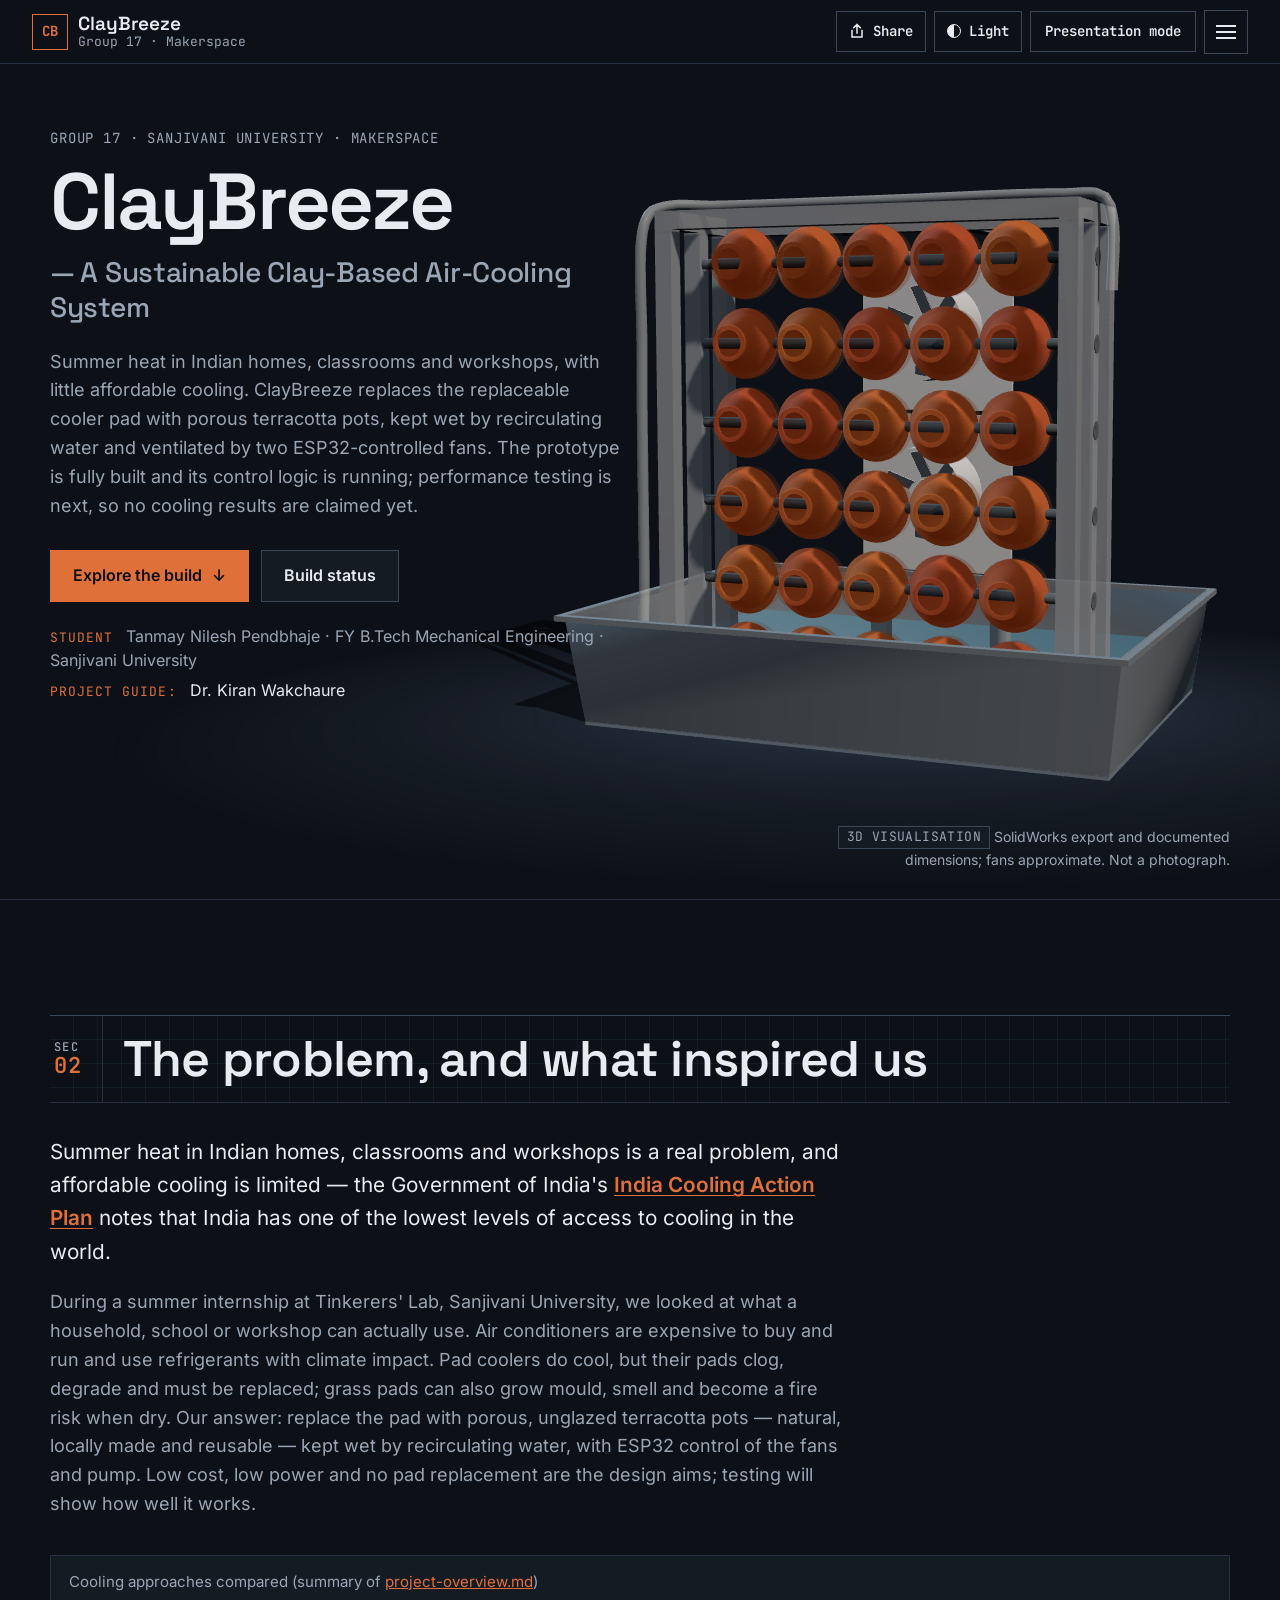
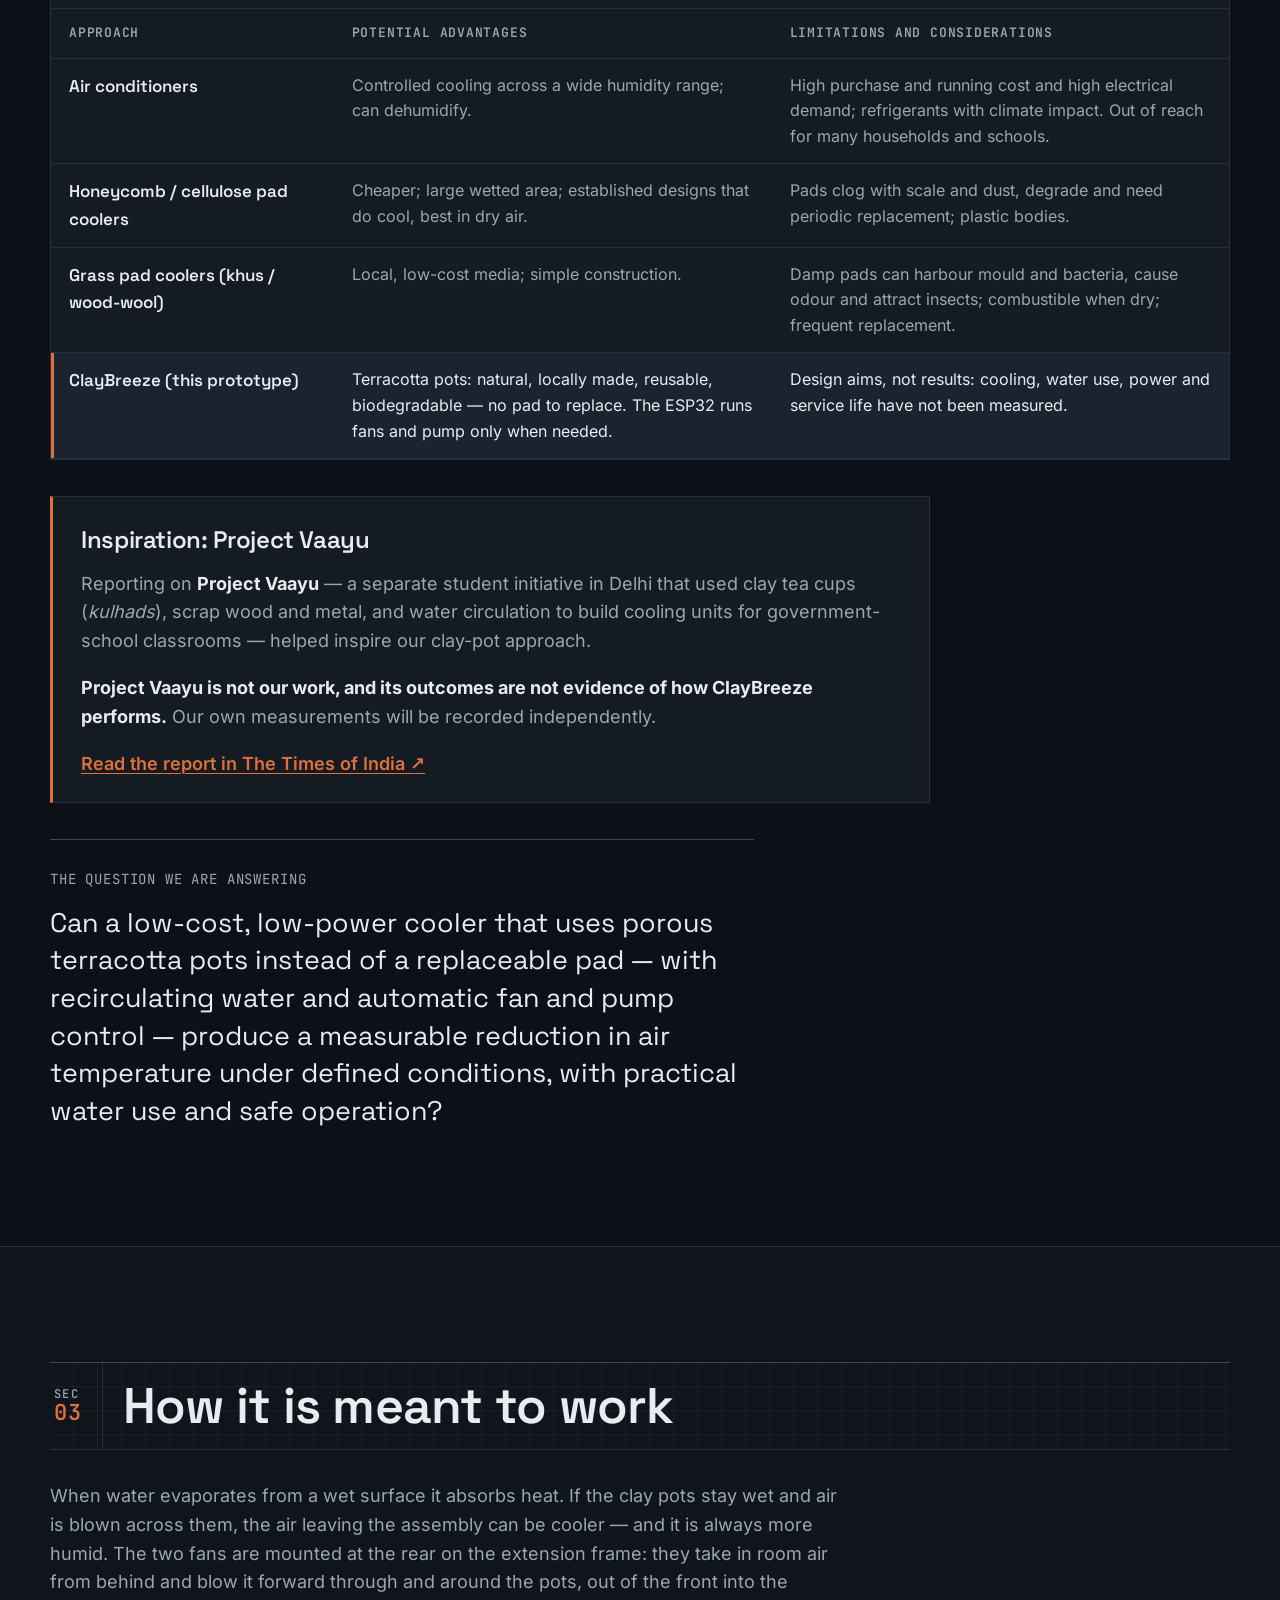
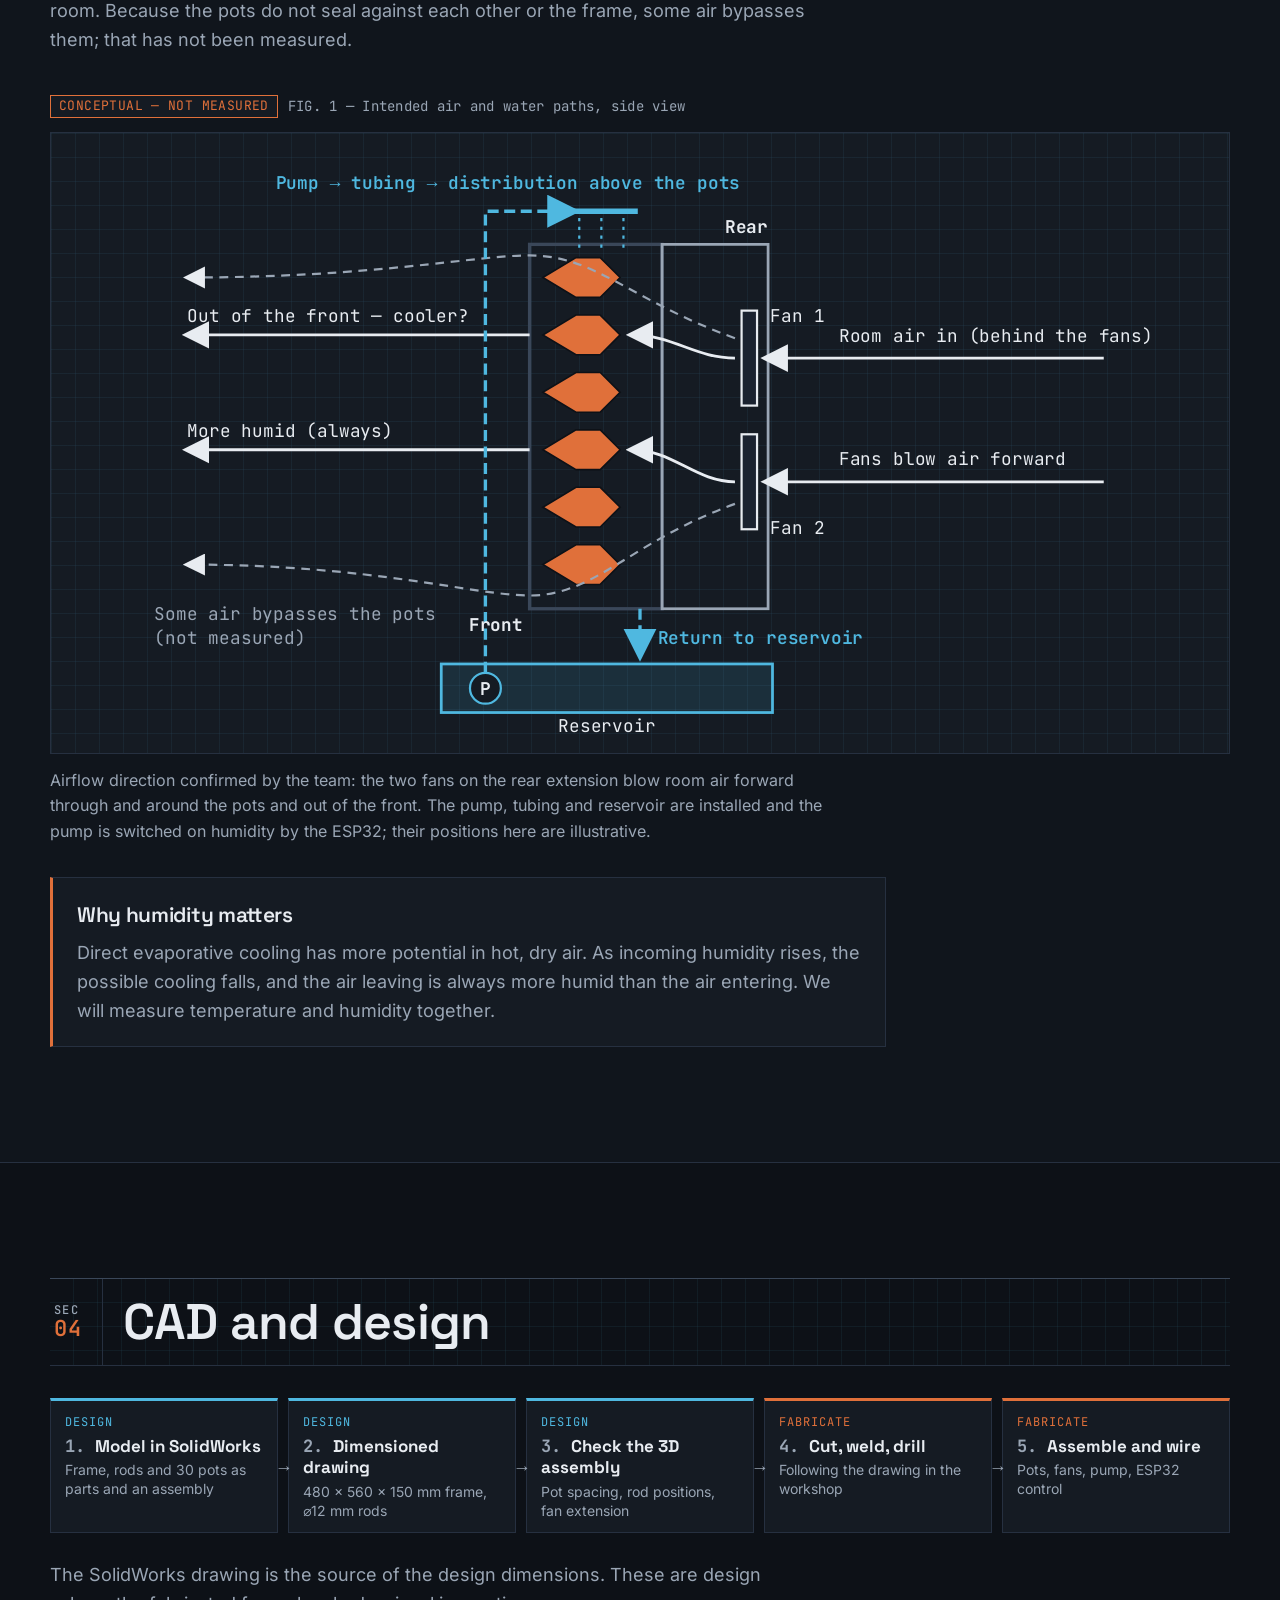
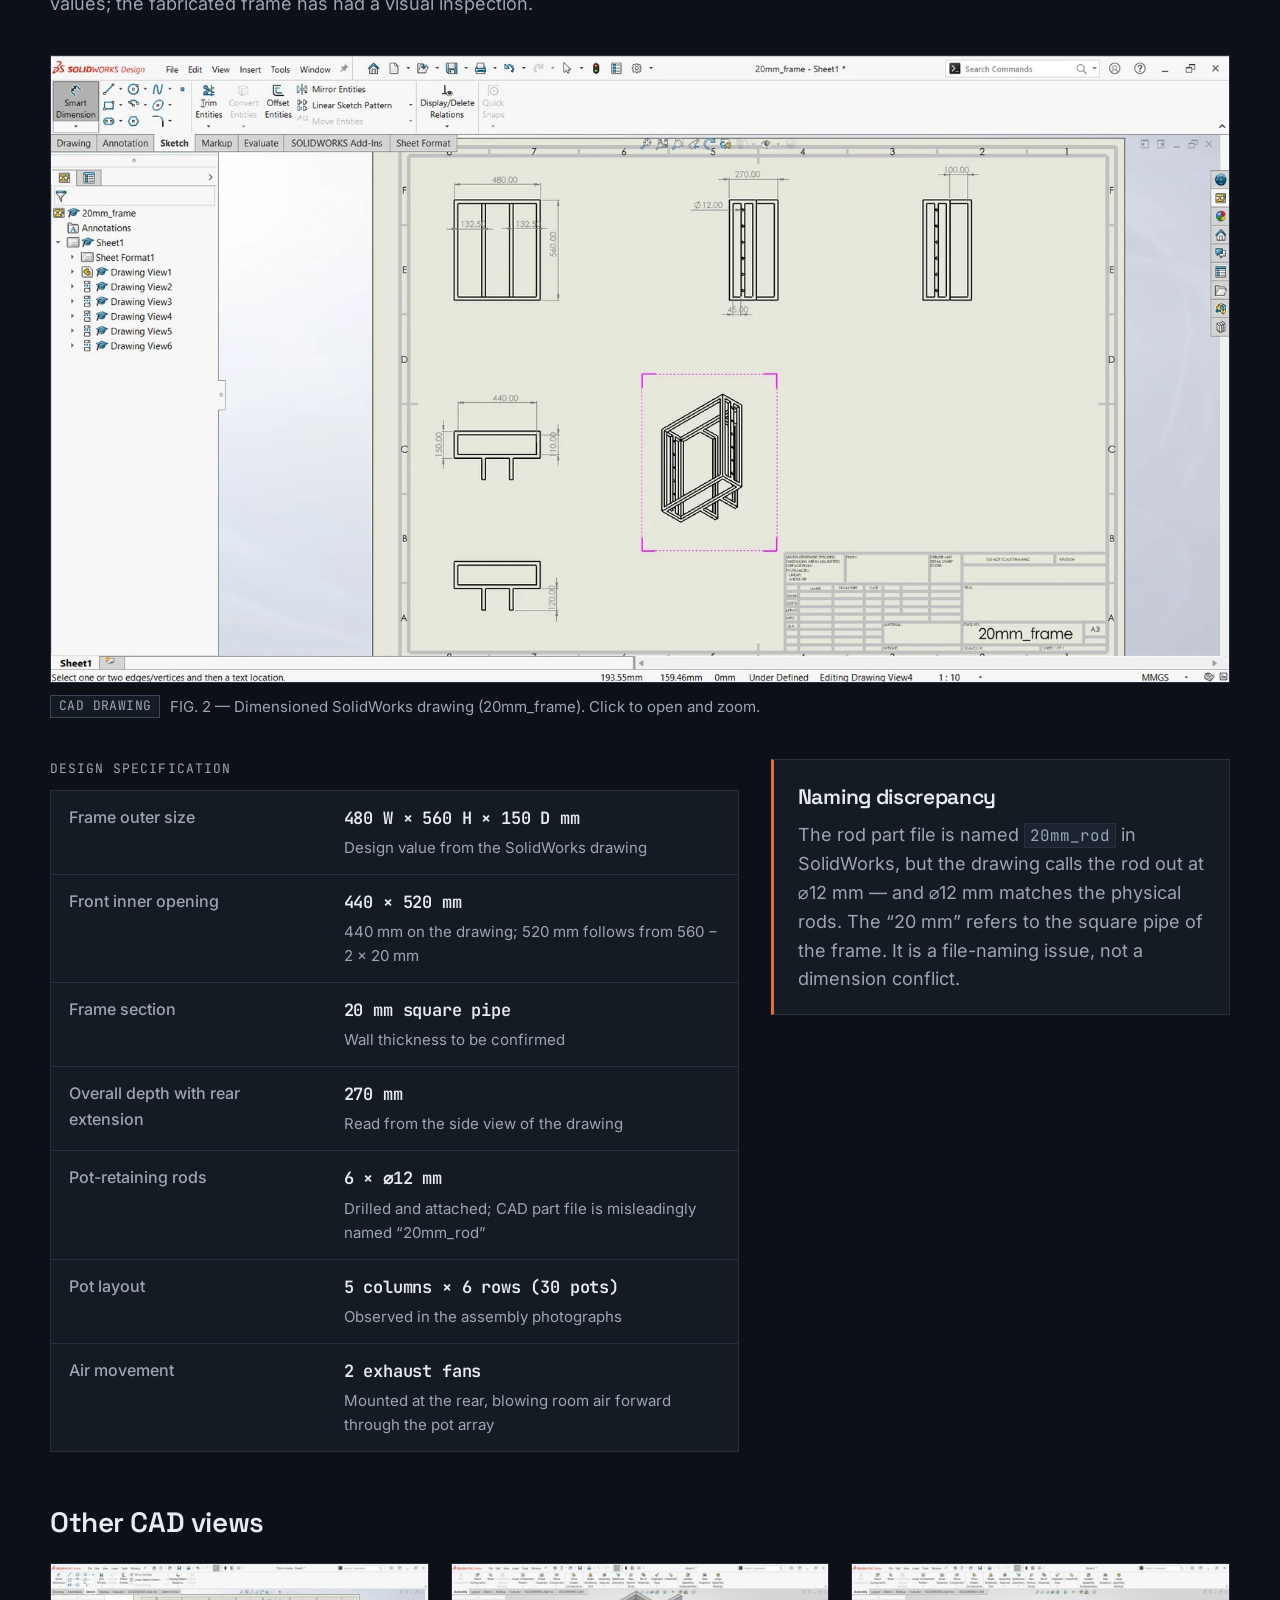
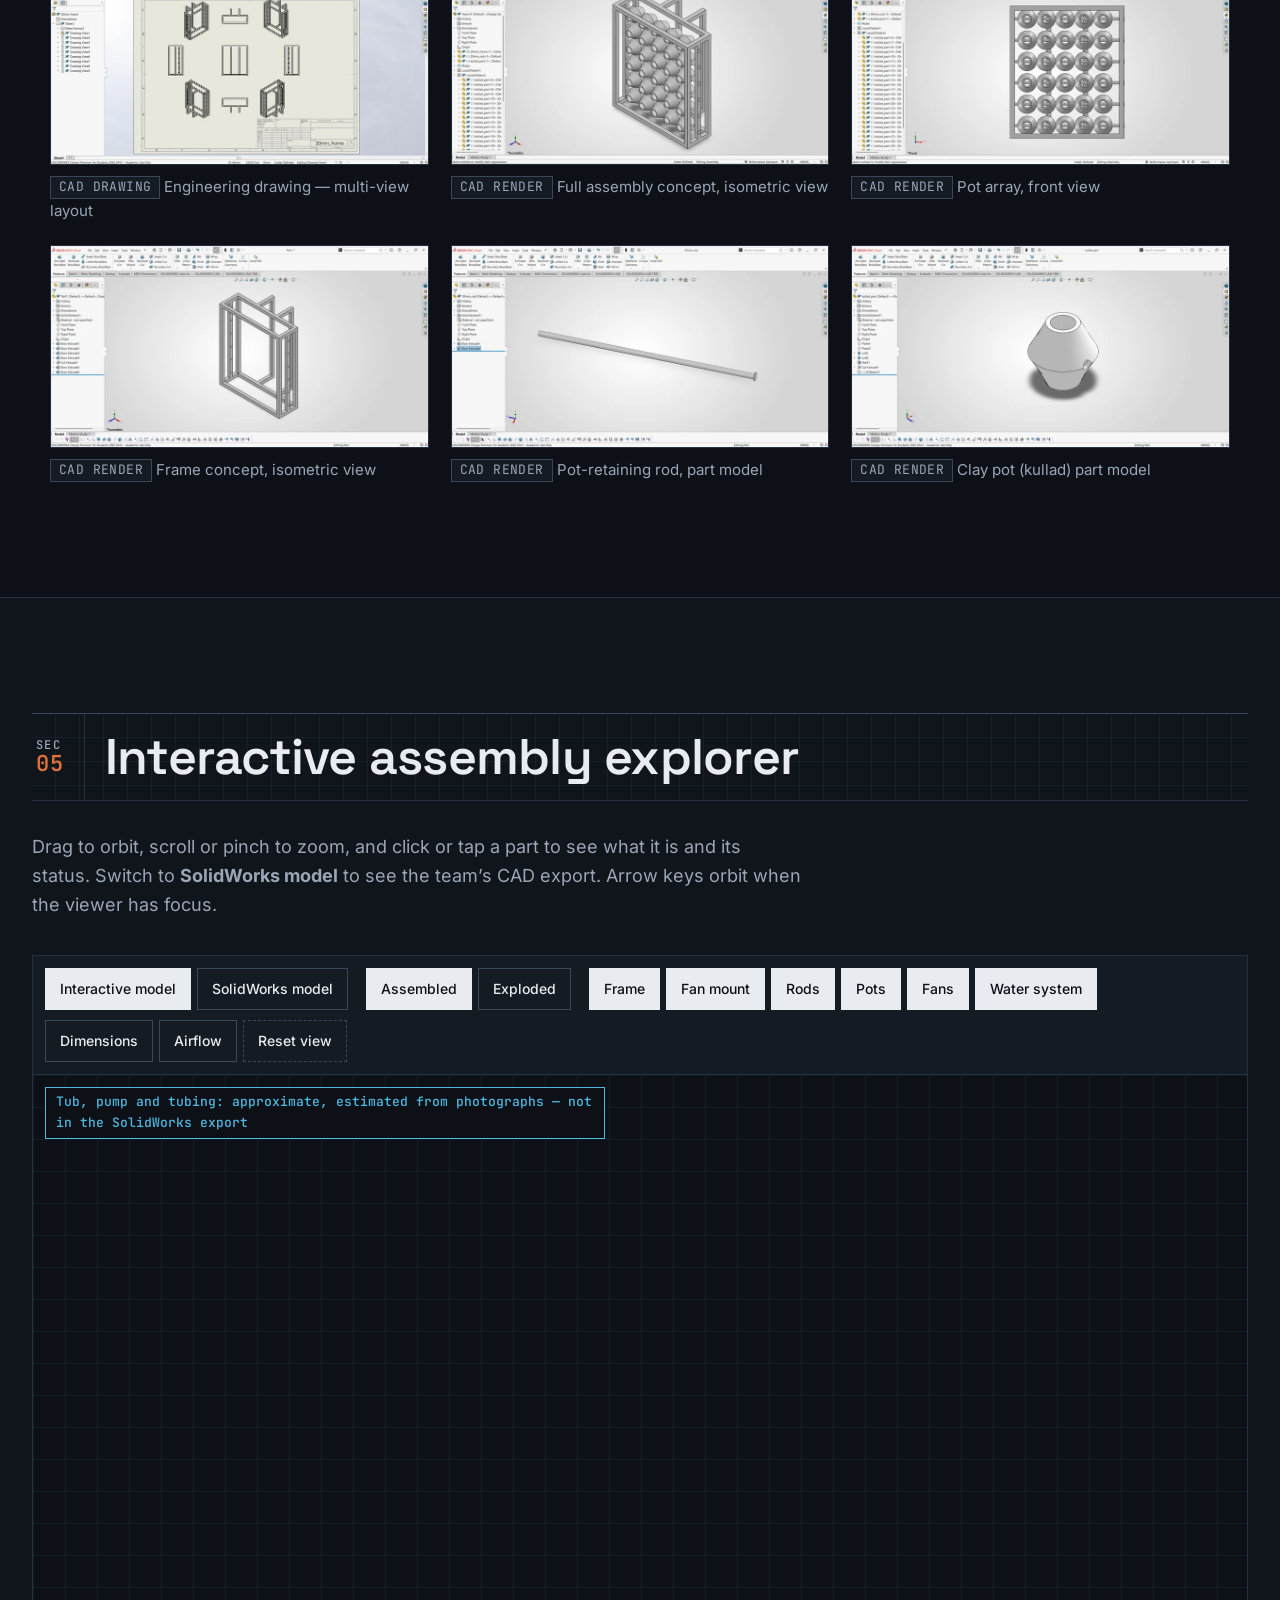
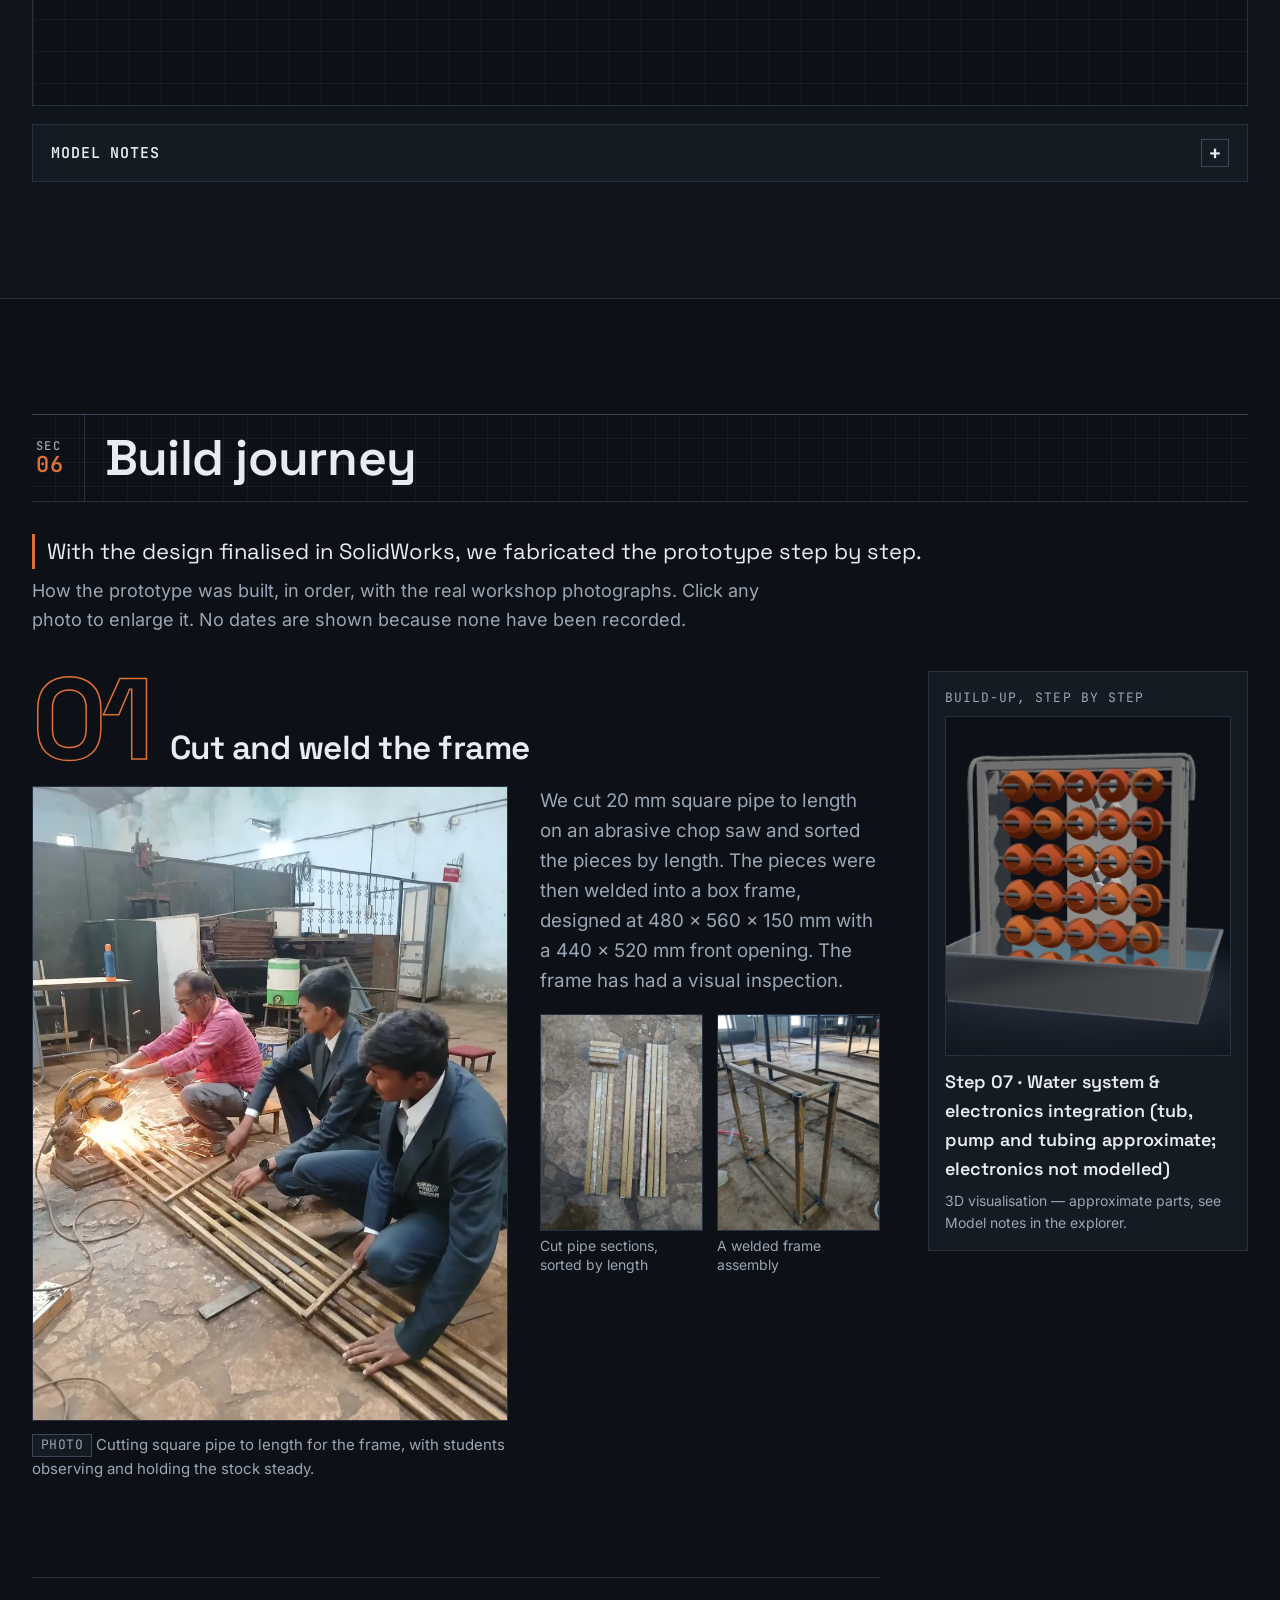
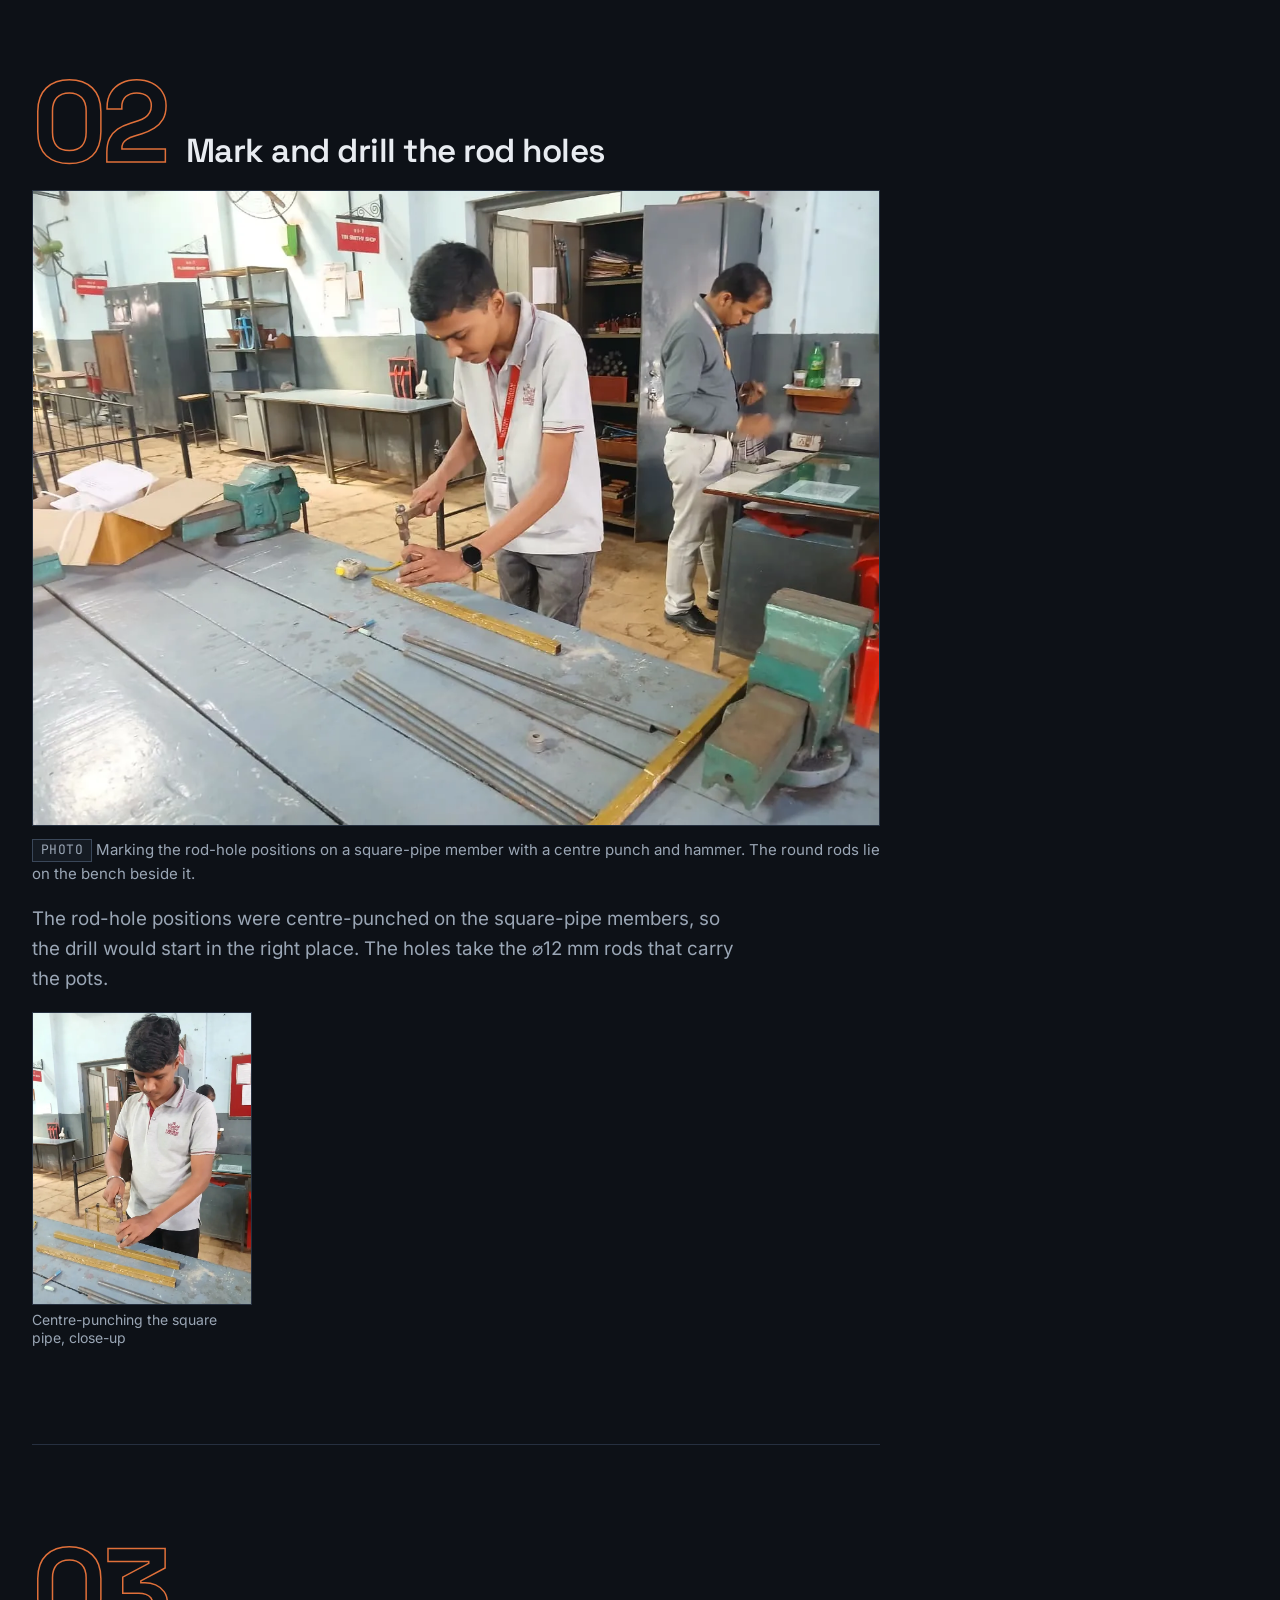
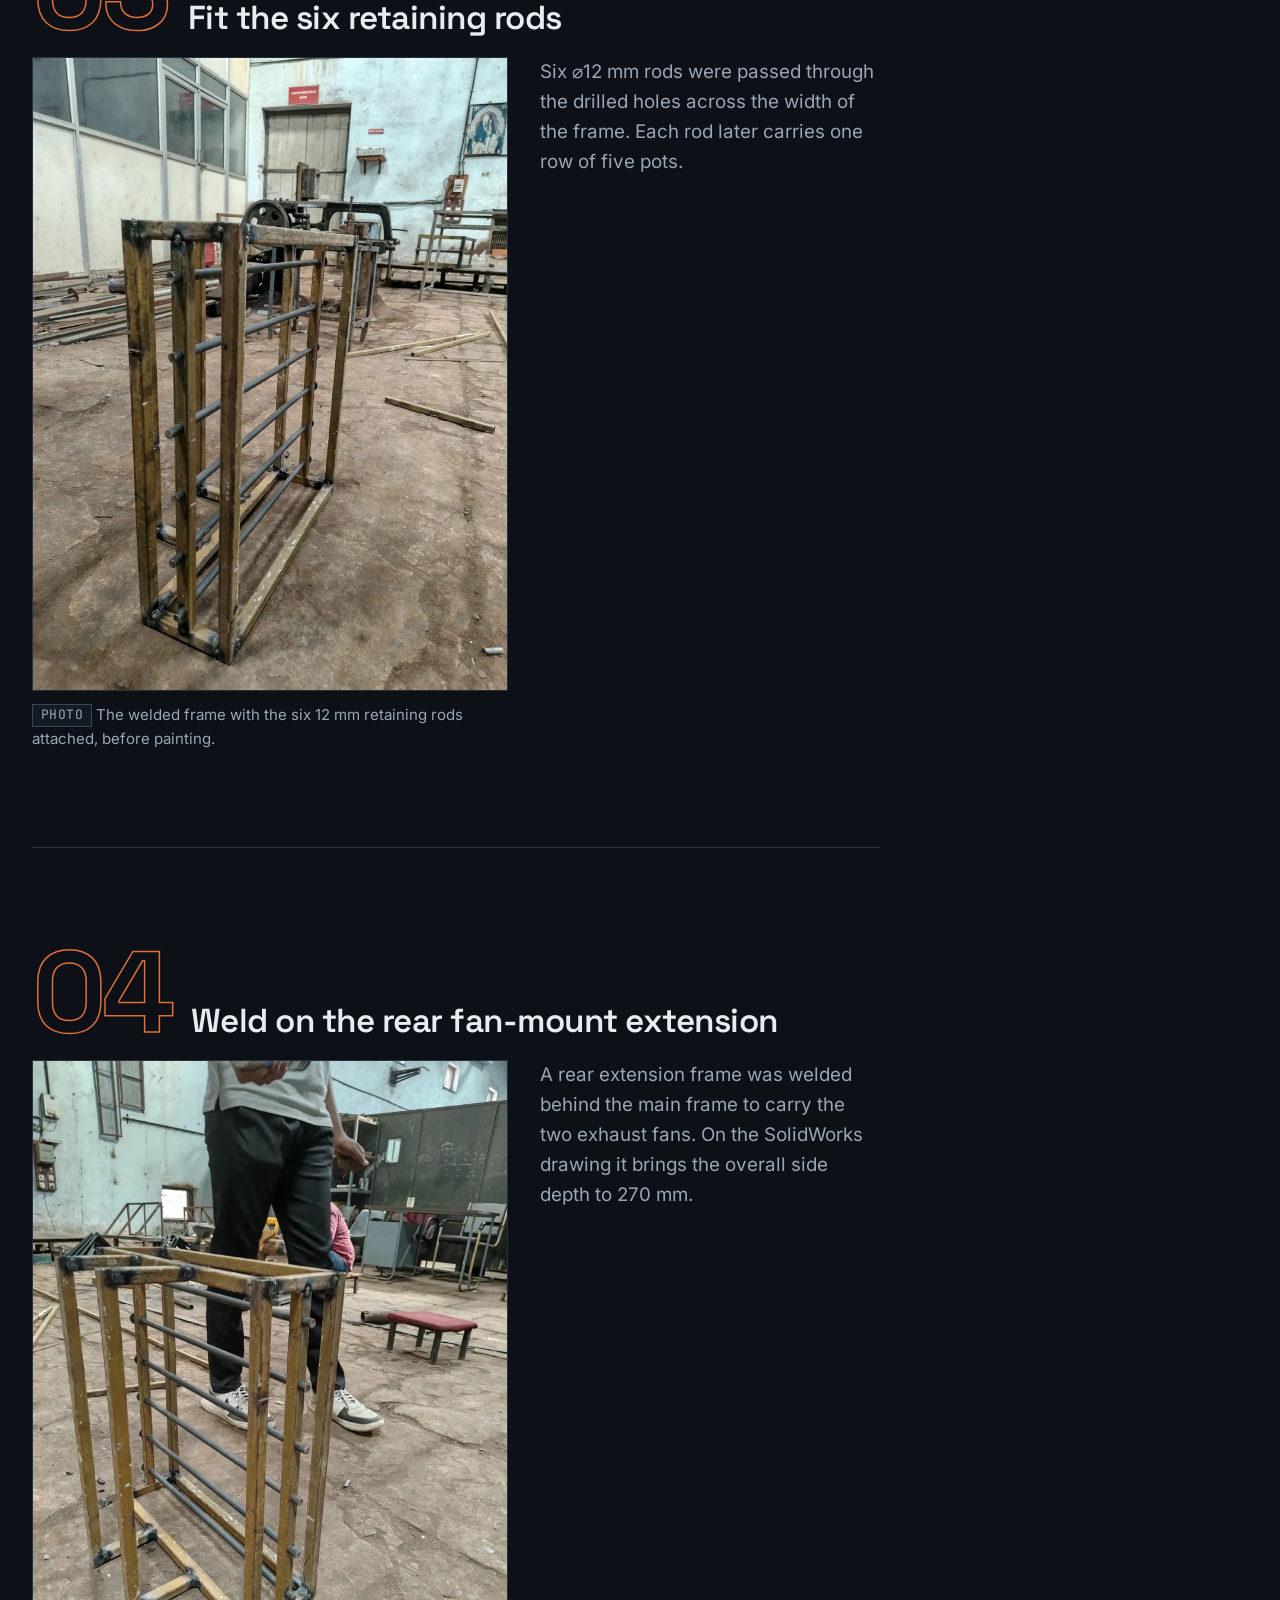
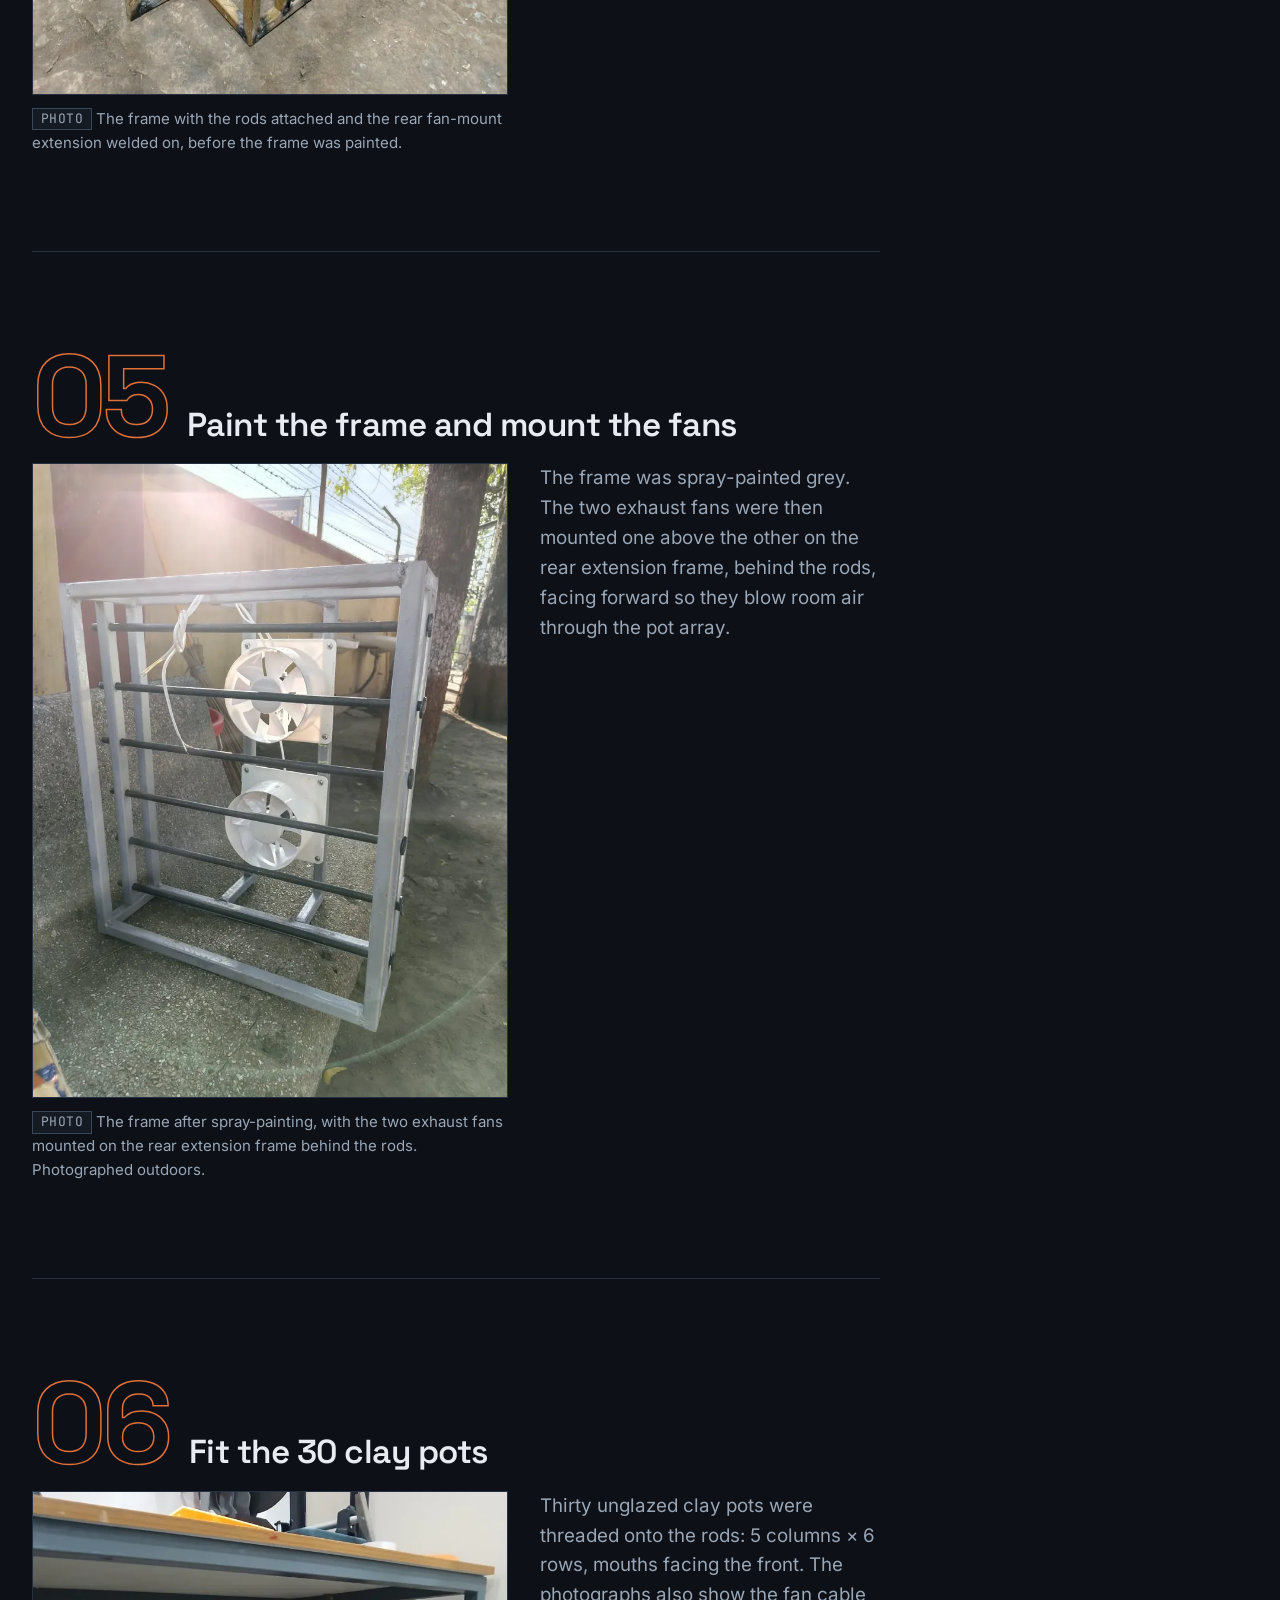
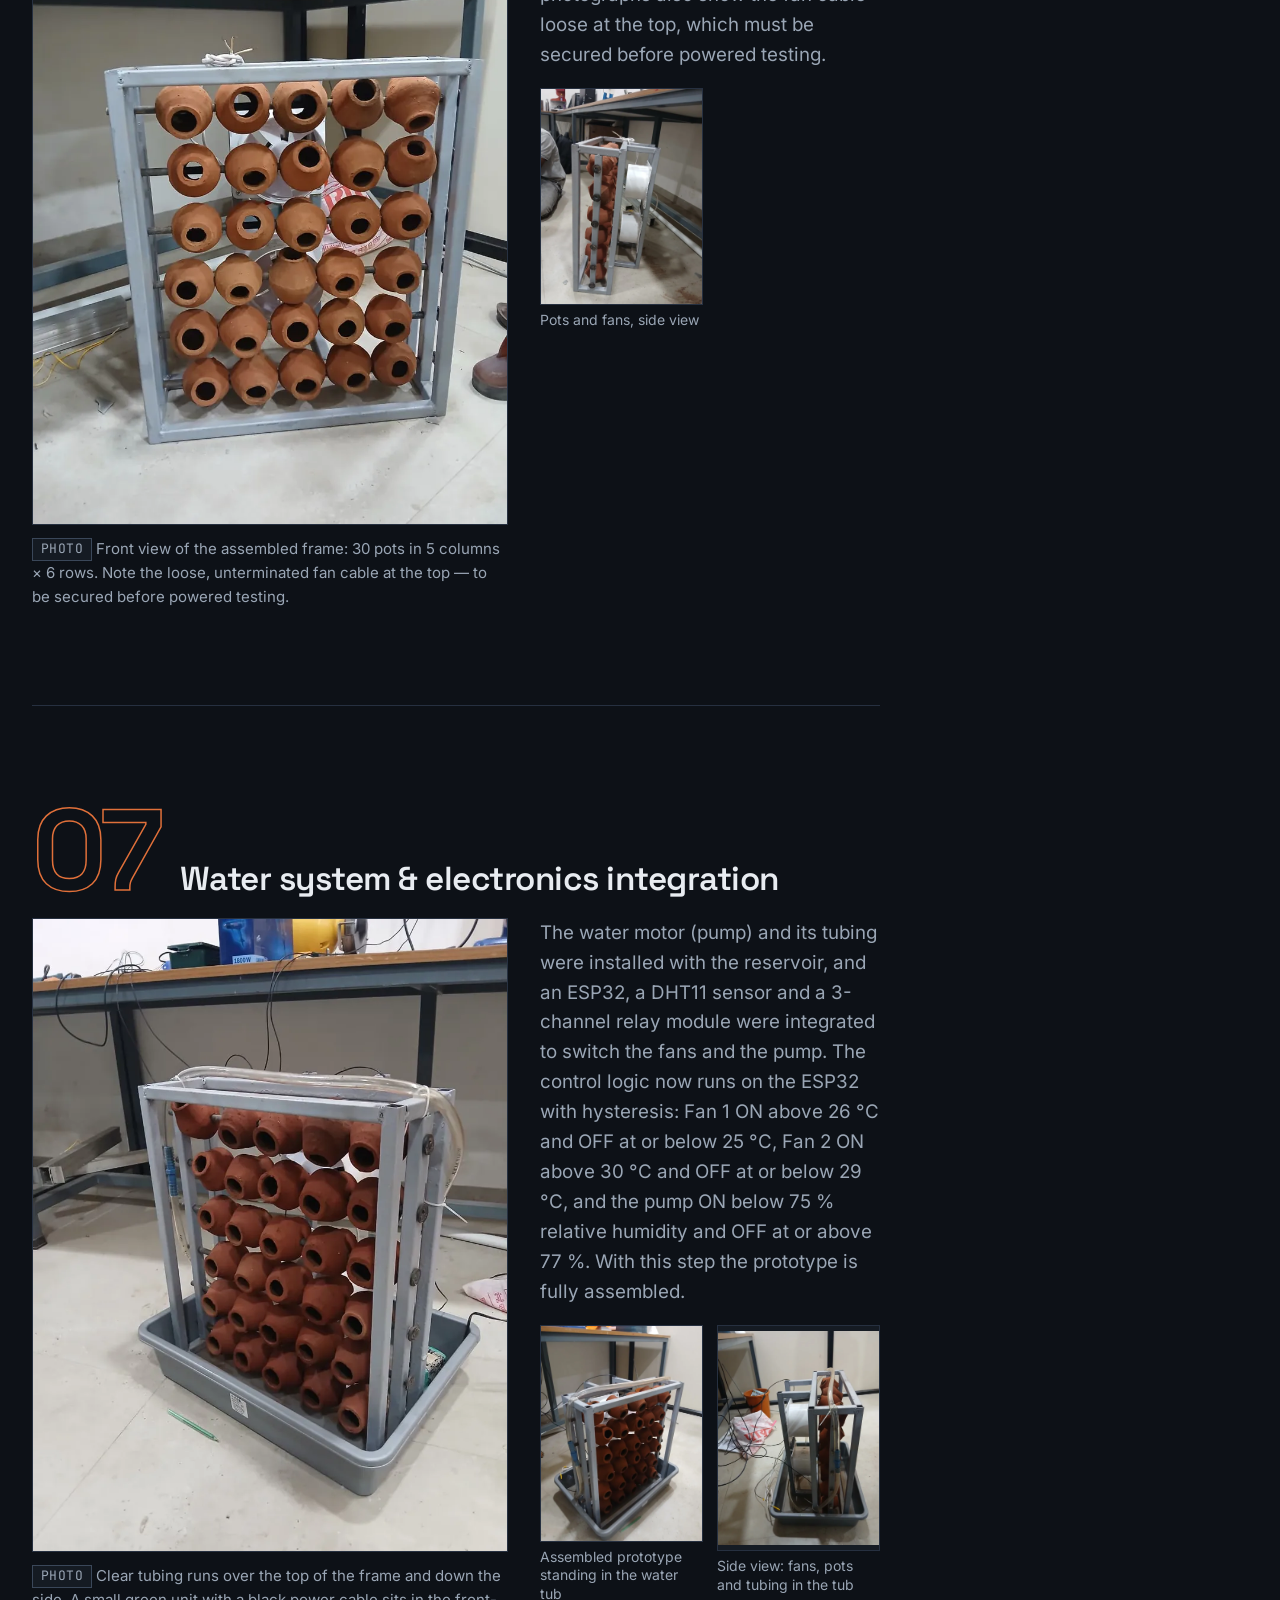
<file: index.html>
<!doctype html>
<html lang="en" data-theme="dark">
<head>
  <meta charset="utf-8">
  <meta name="viewport" content="width=device-width, initial-scale=1">
  <meta name="theme-color" content="#0d1117">
  <meta name="description" content="Group 17, Sanjivani University Makerspace: a low-cost clay-pot evaporative cooler for hot Indian homes, classrooms and workshops — terracotta pots instead of replaceable pads, with ESP32 control. Build complete; performance testing next.">
  <title>ClayBreeze — Clay-Pot Evaporative Cooler | Engineering Journal</title>
  <link rel="canonical" href="https://tanmay-np.github.io/Claybreeze-Sustainable-Air-Cooling/">
  <link rel="icon" href="./assets/favicon.svg" type="image/svg+xml">
  <link rel="apple-touch-icon" href="./assets/apple-touch-icon.png">
  <!-- Link previews (chat apps, social): the image URL must be absolute. -->
  <meta property="og:type" content="website">
  <meta property="og:site_name" content="ClayBreeze">
  <meta property="og:title" content="ClayBreeze — A Sustainable Clay-Based Air-Cooling System">
  <meta property="og:description" content="Group 17, Sanjivani University Makerspace: a low-cost clay-pot evaporative cooler for hot Indian homes, classrooms and workshops — terracotta pots instead of replaceable pads, with ESP32 control. Build complete; performance testing next.">
  <meta property="og:url" content="https://tanmay-np.github.io/Claybreeze-Sustainable-Air-Cooling/">
  <meta property="og:image" content="https://tanmay-np.github.io/Claybreeze-Sustainable-Air-Cooling/assets/og-image.jpg">
  <meta property="og:image:width" content="1200">
  <meta property="og:image:height" content="630">
  <meta property="og:image:alt" content="ClayBreeze website hero: 3D model of the clay-pot cooler frame with 30 terracotta pots, next to the project title">
  <meta name="twitter:card" content="summary_large_image">
  <meta name="twitter:title" content="ClayBreeze — A Sustainable Clay-Based Air-Cooling System">
  <meta name="twitter:description" content="Group 17, Sanjivani University Makerspace: a low-cost clay-pot evaporative cooler for hot Indian homes, classrooms and workshops — terracotta pots instead of replaceable pads, with ESP32 control. Build complete; performance testing next.">
  <meta name="twitter:image" content="https://tanmay-np.github.io/Claybreeze-Sustainable-Air-Cooling/assets/og-image.jpg">
  <script>
    // Apply the saved theme before first paint (default: dark).
    try { var t = localStorage.getItem("claybreeze-theme"); if (t === "light" || t === "dark") { document.documentElement.setAttribute("data-theme", t); document.querySelector('meta[name="theme-color"]').setAttribute("content", t === "light" ? "#ffffff" : "#0d1117"); } } catch (e) {}
  </script>
  <link rel="preload" href="./assets/fonts/space-grotesk-latin-wght-normal.woff2" as="font" type="font/woff2" crossorigin>
  <link rel="preload" href="./assets/fonts/inter-latin-wght-normal.woff2" as="font" type="font/woff2" crossorigin>
  <link rel="preload" href="./assets/fonts/jetbrains-mono-latin-wght-normal.woff2" as="font" type="font/woff2" crossorigin>
  <link rel="stylesheet" href="./assets/css/site.css">
  <link rel="stylesheet" href="./assets/css/workbench.css">
  <script type="importmap">
    {
      "imports": {
        "three": "./assets/vendor/three/build/three.module.min.js",
        "three/addons/": "./assets/vendor/three/examples/jsm/"
      }
    }
  </script>
  <script defer src="./assets/js/project-data.js"></script>
  <script defer src="./assets/js/gallery-data.js"></script>
  <script defer src="./assets/js/site.js"></script>
  <script defer src="./assets/js/workbench.js"></script>
  <script defer src="./assets/js/dxf-guide.js"></script>
  <script defer src="./assets/js/circuit-lab.js"></script>
  <script type="module" src="./assets/js/viewer.js"></script>
</head>
<body>
  <a class="skip-link" href="#main">Skip to content</a>
  <div class="scroll-progress" aria-hidden="true"><span id="scroll-progress-bar"></span></div>

  <header class="site-header">
    <a class="brand" href="#top" aria-label="ClayBreeze, back to top">
      <span class="brand-mark" aria-hidden="true">CB</span>
      <span class="brand-type"><strong>ClayBreeze</strong><small>Group 17 · Makerspace</small></span>
    </a>
    <nav class="main-nav" id="main-nav" aria-label="Main navigation">
      <a href="#problem">Problem</a>
      <a href="#how">How it works</a>
      <a href="#design">CAD &amp; design</a>
      <a href="#explorer-section">3D model</a>
      <a href="#journey">Build journey</a>
      <a href="#electronics">Electronics</a>
      <a href="#testing">Testing</a>
      <a href="#status">Status</a>
      <a href="#gallery">Gallery</a>
      <a href="#workbench">Workbench</a>
    </nav>
    <div class="header-actions">
      <button class="share-button" id="share-button" type="button" aria-label="Share this page"><svg class="share-mark" viewBox="0 0 16 16" width="16" height="16" aria-hidden="true" focusable="false"><path d="M8 1.5v8.5M4.8 4.6 8 1.5l3.2 3.1M3 7.5v6.5h10V7.5" fill="none" stroke="currentColor" stroke-width="1.5" stroke-linecap="square"/></svg><span class="share-text">Share</span></button>
      <button class="theme-toggle" id="theme-toggle" type="button" aria-label="Switch to light theme"><span class="theme-toggle-mark" aria-hidden="true"></span><span class="theme-toggle-text">Light</span></button>
      <button class="presentation-toggle" id="presentation-toggle" type="button" aria-pressed="false">Presentation mode</button>
      <button class="menu-toggle" id="menu-toggle" type="button" aria-expanded="false" aria-controls="main-nav" aria-label="Open navigation"><span aria-hidden="true"></span></button>
    </div>
  </header>

  <main id="main">

    <!-- ============ 01 HERO ============ -->
    <section class="hero" id="top" aria-labelledby="hero-title">
      <div class="hero-model model-host" id="hero-model">
        <img class="model-fallback" data-src="media/cad-screenshots/Assembly_Isometric_View.png" width="1917" height="1021" loading="lazy" alt="SolidWorks isometric view of the ClayBreeze assembly: frame, rear extension, rods and 30 pots">
      </div>
      <div class="hero-inner shell">
        <div class="hero-copy">
          <p class="eyebrow">Group 17 · Sanjivani University · Makerspace</p>
          <h1 id="hero-title">ClayBreeze <span class="h1-sub">— A Sustainable Clay-Based Air-Cooling System</span></h1>
          <p class="hero-lede">Summer heat in Indian homes, classrooms and workshops, with little affordable cooling. ClayBreeze replaces the replaceable cooler pad with porous terracotta pots, kept wet by recirculating water and ventilated by two ESP32-controlled fans. The prototype is fully built and its control logic is running; performance testing is next, so no cooling results are claimed yet.</p>
          <div class="hero-actions">
            <a class="button button-primary" href="#journey">Explore the build <span aria-hidden="true">↓</span></a>
            <a class="button button-quiet" href="#status">Build status</a>
          </div>
          <p class="hero-team"><span class="hero-team-label">Student</span> Tanmay&nbsp;Nilesh&nbsp;Pendbhaje · FY&nbsp;B.Tech Mechanical&nbsp;Engineering · Sanjivani&nbsp;University</p>
          <p class="hero-team hero-guide"><span class="hero-team-label">Project Guide:</span> Dr.&nbsp;Kiran&nbsp;Wakchaure</p>
        </div>
        <p class="hero-figure-note"><span class="label-chip">3D visualisation</span> SolidWorks export and documented dimensions; fans approximate. Not a photograph.</p>
      </div>
    </section>

    <!-- ============ 02 PROBLEM & INSPIRATION ============ -->
    <section class="section" id="problem" aria-labelledby="problem-title">
      <div class="shell">
        <header class="title-block">
          <p class="section-number"><span class="tb-label">SEC</span> 02</p>
          <h2 id="problem-title">The problem, and what inspired us</h2>
        </header>
        <div class="prose">
          <p class="lede">Summer heat in Indian homes, classrooms and workshops is a real problem, and affordable cooling is limited — the Government of India's <a class="text-link" href="https://ozonecell.nic.in/india-cooling-action-plan" target="_blank" rel="noopener">India Cooling Action Plan</a> notes that India has one of the lowest levels of access to cooling in the world.</p>
          <p>During a summer internship at Tinkerers' Lab, Sanjivani University, we looked at what a household, school or workshop can actually use. Air conditioners are expensive to buy and run and use refrigerants with climate impact. Pad coolers do cool, but their pads clog, degrade and must be replaced; grass pads can also grow mould, smell and become a fire risk when dry. Our answer: replace the pad with porous, unglazed terracotta pots — natural, locally made and reusable — kept wet by recirculating water, with ESP32 control of the fans and pump. Low cost, low power and no pad replacement are the design aims; testing will show how well it works.</p>
        </div>
        <div class="table-wrap">
          <table class="compare-table stack-sm">
            <caption id="compare-caption">Cooling approaches compared (summary of <a href="https://github.com/tanmay-np/Claybreeze-Sustainable-Air-Cooling/blob/main/docs/project-overview.md">project-overview.md</a>)</caption>
            <thead>
              <tr><th scope="col">Approach</th><th scope="col">Potential advantages</th><th scope="col">Limitations and considerations</th></tr>
            </thead>
            <tbody>
              <tr><th scope="row">Air conditioners</th><td>Controlled cooling across a wide humidity range; can dehumidify.</td><td>High purchase and running cost and high electrical demand; refrigerants with climate impact. Out of reach for many households and schools.</td></tr>
              <tr><th scope="row">Honeycomb / cellulose pad coolers</th><td>Cheaper; large wetted area; established designs that do cool, best in dry air.</td><td>Pads clog with scale and dust, degrade and need periodic replacement; plastic bodies.</td></tr>
              <tr><th scope="row">Grass pad coolers (khus / wood-wool)</th><td>Local, low-cost media; simple construction.</td><td>Damp pads can harbour mould and bacteria, cause odour and attract insects; combustible when dry; frequent replacement.</td></tr>
              <tr class="row-highlight"><th scope="row">ClayBreeze (this prototype)</th><td>Terracotta pots: natural, locally made, reusable, biodegradable — no pad to replace. The ESP32 runs fans and pump only when needed.</td><td>Design aims, not results: cooling, water use, power and service life have not been measured.</td></tr>
            </tbody>
          </table>
        </div>
        <aside class="callout" aria-labelledby="vaayu-title">
          <h3 id="vaayu-title">Inspiration: Project Vaayu</h3>
          <p>Reporting on <strong>Project Vaayu</strong> — a separate student initiative in Delhi that used clay tea cups (<em>kulhads</em>), scrap wood and metal, and water circulation to build cooling units for government-school classrooms — helped inspire our clay-pot approach.</p>
          <p><strong>Project Vaayu is not our work, and its outcomes are not evidence of how ClayBreeze performs.</strong> Our own measurements will be recorded independently.</p>
          <p><a class="text-link" href="https://timesofindia.indiatimes.com/etimes/trending/inside-project-vayu-delhi-students-turn-kulhads-and-scrap-wood-into-eco-coolers-for-underprivileged-government-school-kids/articleshow/130960612.cms" target="_blank" rel="noopener">Read the report in The Times of India ↗</a></p>
        </aside>
        <blockquote class="question">
          <p class="eyebrow">The question we are answering</p>
          <p>Can a low-cost, low-power cooler that uses porous terracotta pots instead of a replaceable pad — with recirculating water and automatic fan and pump control — produce a measurable reduction in air temperature under defined conditions, with practical water use and safe operation?</p>
        </blockquote>
      </div>
    </section>

    <!-- ============ 03 HOW IT WORKS ============ -->
    <section class="section section-tinted" id="how" aria-labelledby="how-title">
      <div class="shell">
        <header class="title-block">
          <p class="section-number"><span class="tb-label">SEC</span> 03</p>
          <h2 id="how-title">How it is meant to work</h2>
        </header>
        <div class="prose">
          <p>When water evaporates from a wet surface it absorbs heat. If the clay pots stay wet and air is blown across them, the air leaving the assembly can be cooler — and it is always more humid. The two fans are mounted at the rear on the extension frame: they take in room air from behind and blow it forward through and around the pots, out of the front into the room. Because the pots do not seal against each other or the frame, some air bypasses them; that has not been measured.</p>
        </div>
        <figure class="schematic">
          <figcaption class="figure-label"><span class="label-chip label-chip-warn">Conceptual — not measured</span> FIG. 1 — Intended air and water paths, side view</figcaption>
          <div class="schematic-scroll">
            <svg class="schematic-svg" viewBox="0 0 960 540" width="960" height="540" role="img" aria-labelledby="schem-title schem-desc">
              <title id="schem-title">Conceptual air and water paths through ClayBreeze</title>
              <desc id="schem-desc">Side view. A pump in a bottom reservoir lifts water through tubing to a distribution tube above the pots; water wets the pots and drains back to the reservoir. Two fans on the rear extension frame take in room air from behind and blow it forward through and around the pots; it leaves through the front into the room. Not measured.</desc>
              <defs>
                <marker id="arr-air" markerWidth="10" markerHeight="10" refX="8" refY="5" orient="auto"><path d="M0,0 L10,5 L0,10 z" class="fill-air"></path></marker>
                <marker id="arr-water" markerWidth="10" markerHeight="10" refX="8" refY="5" orient="auto"><path d="M0,0 L10,5 L0,10 z" class="fill-water"></path></marker>
              </defs>
              <!-- frame (side view): front post, rear post, extension -->
              <rect x="380" y="90" width="120" height="330" class="s-frame"></rect>
              <rect x="500" y="90" width="96" height="330" class="s-frame s-frame-ext"></rect>
              <!-- pots, side profile, on six rods -->
              <g class="s-pots">
                <path d="M392 120 l30 -18 h22 l18 18 l-18 18 h-22 z"></path>
                <path d="M392 172 l30 -18 h22 l18 18 l-18 18 h-22 z"></path>
                <path d="M392 224 l30 -18 h22 l18 18 l-18 18 h-22 z"></path>
                <path d="M392 276 l30 -18 h22 l18 18 l-18 18 h-22 z"></path>
                <path d="M392 328 l30 -18 h22 l18 18 l-18 18 h-22 z"></path>
                <path d="M392 380 l30 -18 h22 l18 18 l-18 18 h-22 z"></path>
              </g>
              <!-- fans on the rear extension -->
              <rect x="572" y="150" width="14" height="86" class="s-fan"></rect>
              <rect x="572" y="262" width="14" height="86" class="s-fan"></rect>
              <text x="598" y="160" class="s-label">Fan 1</text>
              <text x="598" y="352" class="s-label">Fan 2</text>
              <!-- air: room air in behind the fans, blown forward through the pots, out of the front -->
              <g class="s-air" marker-end="url(#arr-air)">
                <path d="M900 193 H594"></path>
                <path d="M900 305 H594"></path>
                <path d="M566 193 C530 193 510 172 472 172"></path>
                <path d="M566 305 C530 305 510 276 472 276"></path>
                <path d="M380 172 H70"></path>
                <path d="M380 276 H70"></path>
              </g>
              <!-- air: bypass around the pots -->
              <g class="s-air s-air-bypass" marker-end="url(#arr-air)">
                <path d="M566 175 C470 140 440 100 380 100 C330 100 240 120 70 120"></path>
                <path d="M566 325 C470 360 440 408 380 408 C330 408 240 380 70 380"></path>
              </g>
              <text x="660" y="178" class="s-long s-label">Room air in (behind the fans)</text>
              <text x="660" y="290" class="s-long s-label">Fans blow air forward</text>
              <text x="70" y="160" class="s-long s-label">Out of the front — cooler?</text>
              <text x="70" y="264" class="s-long s-label">More humid (always)</text>
              <text x="40" y="430" class="s-long s-label s-muted">Some air bypasses the pots</text>
              <text x="40" y="452" class="s-long s-label s-muted">(not measured)</text>
              <!-- water: reservoir, pump, supply, distributor, return -->
              <rect x="300" y="470" width="300" height="44" class="s-tank"></rect>
              <text x="450" y="532" class="s-label" text-anchor="middle">Reservoir</text>
              <circle cx="340" cy="492" r="14" class="s-pump"></circle>
              <text x="340" y="498" class="s-label s-small" text-anchor="middle">P</text>
              <g class="s-water" marker-end="url(#arr-water)">
                <path d="M340 478 V60 H420"></path>
                <path d="M480 420 V462"></path>
              </g>
              <path d="M412 60 H478" class="s-water-tube"></path>
              <g class="s-drips">
                <path d="M425 66 V96"></path><path d="M445 66 V96"></path><path d="M465 66 V96"></path>
              </g>
              <text x="150" y="40" class="s-long s-label s-water-text">Pump → tubing → distribution above the pots</text>
              <text x="496" y="452" class="s-long s-label s-water-text">Return to reservoir</text>
              <text x="374" y="440" class="s-label s-small" text-anchor="end">Front</text>
              <text x="596" y="80" class="s-label s-small" text-anchor="end">Rear</text>
            </svg>
          </div>
          <ul class="schematic-legend">
            <li><span class="leg-air">Air (orange):</span> room air in behind the fans → blown forward through and around the pots → out of the front, more humid (always) and maybe cooler. Some air bypasses the pots (not measured).</li>
            <li><span class="leg-water">Water (blue):</span> pump (P) → tubing → distribution above the pots → return to the reservoir.</li>
          </ul>
          <p class="figure-caption">Airflow direction confirmed by the team: the two fans on the rear extension blow room air forward through and around the pots and out of the front. The pump, tubing and reservoir are installed and the pump is switched on humidity by the ESP32; their positions here are illustrative.</p>
        </figure>
        <div class="note-block">
          <h3>Why humidity matters</h3>
          <p>Direct evaporative cooling has more potential in hot, dry air. As incoming humidity rises, the possible cooling falls, and the air leaving is always more humid than the air entering. We will measure temperature and humidity together.</p>
        </div>
      </div>
    </section>

    <!-- ============ 04 DESIGN & CAD ============ -->
    <section class="section" id="design" aria-labelledby="design-title">
      <div class="shell">
        <header class="title-block">
          <p class="section-number"><span class="tb-label">SEC</span> 04</p>
          <h2 id="design-title">CAD and design</h2>
        </header>
        <ol class="design-flow" aria-label="Design first, then fabricate">
          <li class="df-design"><span class="df-tag">Design</span><strong>Model in SolidWorks</strong><span>Frame, rods and 30 pots as parts and an assembly</span></li>
          <li class="df-design"><span class="df-tag">Design</span><strong>Dimensioned drawing</strong><span>480 × 560 × 150 mm frame, ⌀12 mm rods</span></li>
          <li class="df-design"><span class="df-tag">Design</span><strong>Check the 3D assembly</strong><span>Pot spacing, rod positions, fan extension</span></li>
          <li class="df-fab"><span class="df-tag">Fabricate</span><strong>Cut, weld, drill</strong><span>Following the drawing in the workshop</span></li>
          <li class="df-fab"><span class="df-tag">Fabricate</span><strong>Assemble and wire</strong><span>Pots, fans, pump, ESP32 control</span></li>
        </ol>
        <p class="section-intro">The SolidWorks drawing is the source of the design dimensions. These are design values; the fabricated frame has had a visual inspection.</p>
        <figure class="fig-primary">
          <button class="image-button" type="button" data-gallery-src="media/cad-screenshots/Drawing Sheet_With_Dimensions.png" aria-label="Open the dimensioned SolidWorks drawing in the zoomable viewer">
            <picture>
              <source type="image/webp" srcset="media/web/Drawing-Sheet_With_Dimensions-800.webp 800w, media/web/Drawing-Sheet_With_Dimensions-1600.webp 1600w" sizes="(min-width: 1180px) 1180px, 100vw">
              <img src="media/cad-screenshots/Drawing Sheet_With_Dimensions.png" width="1917" height="1018" loading="lazy" decoding="async" alt="SolidWorks dimensioned engineering drawing of the 20mm_frame: 480 by 560 millimetre outer frame, 440 millimetre opening, 150 millimetre depth, 270 millimetre overall side depth, 12 millimetre rod hole">
            </picture>
          </button>
          <figcaption><span class="label-chip">CAD drawing</span> FIG. 2 — Dimensioned SolidWorks drawing (20mm_frame). Click to open and zoom.</figcaption>
        </figure>
        <div class="spec-layout">
          <table class="spec-table">
            <caption>Design specification</caption>
            <tbody id="spec-rows"></tbody>
          </table>
          <div class="note-block">
            <h3>Naming discrepancy</h3>
            <p>The rod part file is named <code>20mm_rod</code> in SolidWorks, but the drawing calls the rod out at ⌀12 mm — and ⌀12 mm matches the physical rods. The “20 mm” refers to the square pipe of the frame. It is a file-naming issue, not a dimension conflict.</p>
          </div>
        </div>
        <h3 class="subhead">Other CAD views</h3>
        <div class="cad-grid" id="cad-grid"></div>
      </div>
    </section>

    <!-- ============ 05 INTERACTIVE 3D MODEL ============ -->
    <section class="section section-tinted" id="explorer-section" aria-labelledby="explorer-title">
      <div class="shell shell-wide">
        <header class="title-block">
          <p class="section-number"><span class="tb-label">SEC</span> 05</p>
          <h2 id="explorer-title">Interactive assembly explorer</h2>
        </header>
        <p class="section-intro">Drag to orbit, scroll or pinch to zoom, and click or tap a part to see what it is and its status. Switch to <strong>SolidWorks model</strong> to see the team’s CAD export. Arrow keys orbit when the viewer has focus.</p>
        <div class="explorer model-host" id="explorer">
          <div class="explorer-toolbar" role="toolbar" aria-label="Explorer controls">
            <div class="tool-group" role="group" aria-label="Model">
              <button type="button" class="tool" data-model="interactive" aria-pressed="true">Interactive model</button>
              <button type="button" class="tool" data-model="cad" aria-pressed="false">SolidWorks model</button>
            </div>
            <div class="tool-group" role="group" aria-label="View">
              <button type="button" class="tool" data-explode="0" aria-pressed="true">Assembled</button>
              <button type="button" class="tool" data-explode="1" aria-pressed="false">Exploded</button>
            </div>
            <div class="tool-group" role="group" aria-label="Layers">
              <button type="button" class="tool" data-layer="frame" aria-pressed="true">Frame</button>
              <button type="button" class="tool" data-layer="fanMount" aria-pressed="true">Fan mount</button>
              <button type="button" class="tool" data-layer="rods" aria-pressed="true">Rods</button>
              <button type="button" class="tool" data-layer="pots" aria-pressed="true">Pots</button>
              <button type="button" class="tool" data-layer="fans" aria-pressed="true">Fans</button>
              <button type="button" class="tool" data-layer="water" aria-pressed="true">Water system</button>
            </div>
            <div class="tool-group" role="group" aria-label="Overlays">
              <button type="button" class="tool" data-toggle="dims" aria-pressed="false">Dimensions</button>
              <button type="button" class="tool" data-toggle="airflow" aria-pressed="false">Airflow</button>
              <button type="button" class="tool tool-reset" data-action="reset">Reset view</button>
            </div>
          </div>
          <div class="explorer-stage" tabindex="0" aria-label="3D assembly viewer. Drag to orbit, scroll to zoom, click a part for details. Arrow keys orbit, plus and minus zoom.">
            <div class="explorer-overlay" aria-hidden="true"></div>
            <div class="stage-notes">
              <p class="stage-note water-note">Tub, pump and tubing: approximate, estimated from photographs — not in the SolidWorks export</p>
              <p class="stage-note airflow-note" hidden>Conceptual airflow — not measured. Rear fans blow room air forward through and around the pots.</p>
              <p class="stage-note cad-note" hidden>SolidWorks export: frame, rods and pots. Fans are not in the export and are shown from the approximate model. Explode, layers and part details use the interactive model.</p>
            </div>
            <img class="model-fallback" data-src="media/cad-screenshots/Assembly_Isometric_View.png" width="1917" height="1021" loading="lazy" alt="SolidWorks isometric view of the full ClayBreeze assembly concept">
            <p class="fallback-note">3D view unavailable in this browser — showing the real SolidWorks assembly screenshot instead.</p>
          </div>
          <div class="part-info" hidden>
            <button type="button" class="part-info-close" aria-label="Clear selection">×</button>
            <p class="part-status"></p>
            <h3 class="part-name"></h3>
            <p class="part-text"></p>
          </div>
        </div>
        <details class="model-notes" id="model-notes">
          <summary>Model notes</summary>
          <div class="model-notes-body" id="model-notes-body"></div>
        </details>
      </div>
    </section>

    <!-- ============ 06 BUILD JOURNEY ============ -->
    <section class="section" id="journey" aria-labelledby="journey-title">
      <div class="shell shell-wide">
        <header class="title-block">
          <p class="section-number"><span class="tb-label">SEC</span> 06</p>
          <h2 id="journey-title">Build journey</h2>
        </header>
        <p class="journey-bridge">With the design finalised in SolidWorks, we fabricated the prototype step by step.</p>
        <p class="section-intro">How the prototype was built, in order, with the real workshop photographs. Click any photo to enlarge it. No dates are shown because none have been recorded.</p>
        <div class="journey-layout">
          <ol class="journey-steps" id="journey-steps"></ol>
          <aside class="journey-inset model-host" id="journey-inset" aria-label="3D model that builds up as you scroll through the steps">
            <div class="inset-card">
              <p class="inset-title">Build-up, step by step</p>
              <div class="inset-canvas"></div>
              <p class="inset-caption" aria-live="polite">Step 01 · Frame</p>
              <p class="inset-note">3D visualisation — approximate parts, see Model notes in the explorer.</p>
            </div>
          </aside>
        </div>
      </div>
    </section>

    <!-- ============ 07 ELECTRONICS & CONTROL ============ -->
    <section class="section section-tinted" id="electronics" aria-labelledby="electronics-title">
      <div class="shell">
        <header class="title-block">
          <p class="section-number"><span class="tb-label">SEC</span> 07</p>
          <h2 id="electronics-title">Electronics and control</h2>
        </header>
        <p class="section-intro">The ESP32, DHT11 and 3-channel relay module are wired on a breadboard, and the control logic below is running on the ESP32. Firmware: <a class="text-link" href="https://github.com/tanmay-np/Claybreeze-Sustainable-Air-Cooling/blob/main/firmware/claybreeze_controller/claybreeze_controller.ino">claybreeze_controller.ino</a> (<a class="text-link" href="https://github.com/tanmay-np/Claybreeze-Sustainable-Air-Cooling/blob/main/firmware/README.md">firmware README</a>). Full detail: <a class="text-link" href="https://github.com/tanmay-np/Claybreeze-Sustainable-Air-Cooling/blob/main/docs/electronics-and-control.md">electronics-and-control.md</a>.</p>
        <div class="component-list" id="component-list"></div>

        <h3 class="subhead" id="wiring">ESP32 wiring</h3>
        <div class="wiring-wrap">
          <table class="fab-table wiring-table" id="wiring-table">
            <caption>Breadboard connections</caption>
            <thead><tr><th scope="col">Breadboard</th><th scope="col">ESP32 GPIO</th><th scope="col">Connected to</th></tr></thead>
            <tbody>
                  <tr data-wire="g32"><td class="mono">7A</td><td class="mono">GPIO32</td><td>DHT11 DATA</td></tr>
                  <tr data-wire="g25"><td class="mono">9A</td><td class="mono">GPIO25</td><td>Relay IN1 – Fan 1</td></tr>
                  <tr data-wire="g26"><td class="mono">10A</td><td class="mono">GPIO26</td><td>Relay IN2 – Fan 2</td></tr>
                  <tr data-wire="g27"><td class="mono">11A</td><td class="mono">GPIO27</td><td>Relay IN3 – Water motor</td></tr>
                  <tr data-wire="gnd"><td class="mono">14A</td><td class="mono">GND</td><td>Common ground</td></tr>
            </tbody>
          </table>
          <div class="wiring-notes">
            <h4>DHT11</h4>
            <ul>
              <li>VCC → ESP32 3.3V; DATA → GPIO32 (7A); GND → common GND</li>
            </ul>
            <h4>Relay module</h4>
            <ul>
              <li>IN1/IN2/IN3 → GPIO25/26/27</li>
              <li>VCC → the module's rated supply (5&nbsp;V typical); GND → common GND</li>
              <li>Active-low (LOW = ON)</li>
            </ul>
          </div>
        </div>

        <aside class="enclosure-note" aria-labelledby="enclosure-note-title">
          <h3 id="enclosure-note-title">Laser-cut 3 mm MDF enclosure for the electronics (DXF files)</h3>
          <p>A finger-jointed box for the ESP32, the relay module and the DHT11 wiring: six panels for a 120 × 150 × 100&nbsp;mm box in 3&nbsp;mm MDF (material from the file names). <a class="text-link" href="cad/dxf-enclosure/basic-box-120x150x100-3mm.dxf" download>Download the DXF</a> · <a class="text-link" href="#wb-enclosure">Details in the Makerspace Workbench</a></p>
        </aside>

        <h3 class="subhead" id="control-lab">Circuit &amp; Control Lab</h3>
        <div class="sim-banner" role="note"><strong>Simulator — not connected to hardware.</strong> Moving the sliders does not read or control anything physical.</div>
        <div class="sim-panel" role="group" aria-labelledby="control-lab">
          <div class="sim-status-line"><span class="sim-status-badge badge-implemented" id="sim-status-badge">IMPLEMENTED</span><span id="sim-rule-note"></span></div>
          <figure class="circuit" id="circuit">
            <div class="circuit-svg" id="circuit-svg"></div>
            <figcaption>
              <ul class="circuit-legend" aria-label="Wire colours">
                <li><i class="lg lg-5v"></i>Relay supply (5 V typical)</li>
                <li><i class="lg lg-3v3"></i>ESP32 3.3V</li>
                <li><i class="lg lg-gnd"></i>Common ground (⏚)</li>
                <li><i class="lg lg-data"></i>DHT11 data</li>
                <li><i class="lg lg-sig"></i>GPIO line, glows when it is LOW (relay is active-low, so the output is ON)</li>
              </ul>
              <p class="circuit-wire-info" id="circuit-wire-info" aria-live="polite">Hover over or tap a wire to see its connection.</p>
              <p class="circuit-note">Original illustration of our breadboard, drawn from the wiring table above; fan and pump supply wiring through the relay contacts is simplified. The real controller reads the DHT11 every 2&nbsp;s; the simulator applies each slider value at once.</p>
            </figcaption>
          </figure>
          <p class="sim-readout" id="sim-readout" aria-live="polite"></p>
          <div class="sim-grid">
            <div class="sim-block">
              <p class="sim-block-title">Fans · temperature</p>
              <div class="sim-control-row" id="sim-temp-row">
                <label for="sim-temp-slider">Simulated temperature</label>
                <div class="sim-input-pair">
                  <input type="range" id="sim-temp-slider" min="15" max="45" step="0.5" value="25">
                  <input type="number" id="sim-temp-number" min="15" max="45" step="0.1" value="25" aria-label="Simulated temperature in degrees Celsius">
                  <span class="sim-unit">°C</span>
                </div>
              </div>
              <div class="sim-outputs" id="sim-fan-outputs"></div>
              <table class="logic-table" id="sim-fan-table"><caption class="visually-hidden">Fan logic with hysteresis</caption></table>
              <p class="sim-explain" id="sim-fan-explain"></p>
            </div>
            <div class="sim-block">
              <p class="sim-block-title">Water motor · humidity</p>
              <div class="sim-control-row" id="sim-rh-row">
                <label for="sim-rh-slider">Simulated relative humidity</label>
                <div class="sim-input-pair">
                  <input type="range" id="sim-rh-slider" min="30" max="90" step="1" value="50">
                  <input type="number" id="sim-rh-number" min="30" max="90" step="0.1" value="50" aria-label="Simulated relative humidity in percent">
                  <span class="sim-unit">% RH</span>
                </div>
              </div>
              <div class="sim-outputs" id="sim-pump-outputs"></div>
              <table class="logic-table" id="sim-pump-table"><caption class="visually-hidden">Water motor logic with hysteresis</caption></table>
              <p class="sim-explain" id="sim-pump-explain"></p>
            </div>
          </div>
          <div class="sim-actions"><button class="button button-outline" id="sim-reset" type="button">Reset simulation</button></div>
        </div>
      </div>
    </section>

    <!-- ============ 08 TEST METHOD ============ -->
    <section class="section" id="testing" aria-labelledby="testing-title">
      <div class="shell">
        <header class="title-block">
          <p class="section-number"><span class="tb-label">SEC</span> 08</p>
          <h2 id="testing-title">Test method</h2>
        </header>
        <p class="result-flag"><strong>Test method only.</strong> No measured cooling results are reported on this site. These are the measurements planned for the completed prototype.</p>
        <div class="test-grid">
          <article><h3>Temperature drop</h3><p>Inlet air temperature behind the fans and outlet air temperature in front of the pots, at documented positions. ΔT = inlet − outlet.</p></article>
          <article><h3>Relative humidity</h3><p>Inlet and outlet RH measured at the same time as temperature, because RH depends on temperature.</p></article>
          <article><h3>Airflow</h3><p>Anemometer readings at documented points, if an instrument is available. One point is not total flow.</p></article>
          <article><h3>Water use</h3><p>Reservoir level or mass at the start and end of a timed run; leaks, splashes and refills noted separately.</p></article>
          <article><h3>Electrical power</h3><p>Fan and pump nameplate ratings, plus measured power only where it can be done safely.</p></article>
        </div>
        <div class="prose">
          <p><strong>Method.</strong> Compare a fan-only run with dry pots against a wetted-pot run, keeping fan setting, sensor positions and duration the same, and recording ambient temperature and humidity for each run. Repeat runs where possible. Raw readings go into <a class="text-link" href="./data/test-data-template.csv">data/test-data-template.csv</a> (currently a blank header). Full protocol: <a class="text-link" href="https://github.com/tanmay-np/Claybreeze-Sustainable-Air-Cooling/blob/main/docs/testing-and-results.md">testing-and-results.md</a>.</p>
        </div>
      </div>
    </section>

    <!-- ============ 09 SAFETY & MAINTENANCE ============ -->
    <section class="section section-tinted" id="safety" aria-labelledby="safety-title">
      <div class="shell">
        <header class="title-block">
          <p class="section-number"><span class="tb-label">SEC</span> 09</p>
          <h2 id="safety-title">Safety and maintenance</h2>
        </header>
        <ul class="check-list">
          <li>Secure and terminate all fan and pump cables before powered testing (a loose fan cable is visible in the earlier assembly photographs).</li>
          <li>Keep the breadboard, ESP32 and relay away from water, splashes and runoff; fit an enclosure.</li>
          <li>Have any mains wiring and protection checked by a qualified person; isolate power at the source before touching wiring, tubing or pots.</li>
          <li>Guard the fan blades and check the frame, welds and rods hold the pots without cracking them.</li>
          <li>Use clean water, drain the reservoir when idle, and clean deposits and slime regularly.</li>
        </ul>
        <p><a class="text-link" href="https://github.com/tanmay-np/Claybreeze-Sustainable-Air-Cooling/blob/main/docs/safety-and-maintenance.md">Full safety and maintenance checklist ↗</a></p>
      </div>
    </section>

    <!-- ============ 10 STATUS & NEXT STEPS ============ -->
    <section class="section section-status" id="status" aria-labelledby="status-title">
      <div class="shell">
        <header class="title-block">
          <p class="section-number"><span class="tb-label">SEC</span> 10</p>
          <h2 id="status-title">Build status</h2>
        </header>
        <p class="status-headline">Build complete — control logic running</p>
        <div class="status-groups" id="status-groups"></div>

        <h3 class="subhead" id="cost">Cost breakdown</h3>
        <p class="section-intro">Materials only, in Indian rupees. <span class="cost-badge cost-actual">Actual</span> amounts were paid by the team; <span class="cost-badge cost-estimated">Estimated</span> rows use market rates looked up on 28 Nov 2026 (sources in <a class="text-link" href="https://github.com/tanmay-np/Claybreeze-Sustainable-Air-Cooling/blob/main/docs/cost-sheet.md">cost-sheet.md</a>; data: <a class="text-link" href="data/cost-sheet.csv">cost-sheet.csv</a>).</p>
        <div class="cost-wrap">
          <!-- COST-TABLE:START -->
          <table class="fab-table cost-table stack-sm" id="cost-table">
            <caption>Materials cost (₹)</caption>
            <thead><tr><th scope="col">Item</th><th scope="col">Qty</th><th scope="col">Unit</th><th scope="col">Rate (₹)</th><th scope="col">Amount (₹)</th><th scope="col">Basis</th></tr></thead>
            <tbody>
              <tr><td>Clay pots</td><td class="num">1</td><td>lot (30 pots)</td><td class="num">1,000</td><td class="num">1,000</td><td><span class="cost-badge cost-actual">Actual</span></td></tr>
              <tr><td>Water pump</td><td class="num">1</td><td>pc</td><td class="num">250</td><td class="num">250</td><td><span class="cost-badge cost-actual">Actual</span></td></tr>
              <tr><td>Tubing</td><td class="num">1</td><td>lot</td><td class="num">110</td><td class="num">110</td><td><span class="cost-badge cost-actual">Actual</span></td></tr>
              <tr><td>Exhaust fans</td><td class="num">2</td><td>pc</td><td class="num">750</td><td class="num">1,500</td><td><span class="cost-badge cost-actual">Actual</span></td></tr>
              <tr><td>Spray paint</td><td class="num">1</td><td>lot</td><td class="num">200</td><td class="num">200</td><td><span class="cost-badge cost-actual">Actual</span></td></tr>
              <tr><td>Water tray / tub</td><td class="num">1</td><td>pc</td><td class="num">150</td><td class="num">150</td><td><span class="cost-badge cost-actual">Actual</span></td></tr>
              <tr><td>MS square pipe 20 × 20 mm (1.2 mm wall assumed)</td><td class="num">5.4</td><td>kg</td><td class="num">60</td><td class="num">324</td><td><span class="cost-badge cost-estimated">Estimated</span></td></tr>
              <tr><td>MS round rod Ø12 mm, 6 × 480 mm</td><td class="num">2.81</td><td>kg</td><td class="num">60</td><td class="num">169</td><td><span class="cost-badge cost-estimated">Estimated</span></td></tr>
              <tr><td>ESP32 development board (38-pin)</td><td class="num">1</td><td>pc</td><td class="num">455</td><td class="num">455</td><td><span class="cost-badge cost-estimated">Estimated</span></td></tr>
              <tr><td>DHT11 sensor module</td><td class="num">1</td><td>pc</td><td class="num">62</td><td class="num">62</td><td><span class="cost-badge cost-estimated">Estimated</span></td></tr>
              <tr><td>3-channel 5 V relay module</td><td class="num">1</td><td>pc</td><td class="num">227</td><td class="num">227</td><td><span class="cost-badge cost-estimated">Estimated</span></td></tr>
              <tr><td>Breadboard, 830 points</td><td class="num">1</td><td>pc</td><td class="num">68</td><td class="num">68</td><td><span class="cost-badge cost-estimated">Estimated</span></td></tr>
              <tr><td>Jumper wire set (M-M, M-F, F-F)</td><td class="num">1</td><td>set</td><td class="num">142</td><td class="num">142</td><td><span class="cost-badge cost-estimated">Estimated</span></td></tr>
              <tr><td>3 mm MDF for the enclosure</td><td class="num">1.28</td><td>sq ft</td><td class="num">13.55</td><td class="num">17</td><td><span class="cost-badge cost-estimated">Estimated</span></td></tr>
              <tr><td>Welding electrodes 2.5 mm</td><td class="num">0.5</td><td>kg</td><td class="num">165</td><td class="num">83</td><td><span class="cost-badge cost-estimated">Estimated</span></td></tr>
              <tr><td>Cutting / grinding discs 4 inch</td><td class="num">4</td><td>pc</td><td class="num">9</td><td class="num">36</td><td><span class="cost-badge cost-estimated">Estimated</span></td></tr>
            </tbody>
            <tfoot>
              <tr><th scope="row">Actual subtotal</th><td class="num cost-total" colspan="5">₹3,210</td></tr>
              <tr><th scope="row">Estimated subtotal</th><td class="num cost-total" colspan="5">₹1,583</td></tr>
              <tr class="cost-grand"><th scope="row">Grand total</th><td class="num cost-total" colspan="5">₹4,793</td></tr>
            </tfoot>
          </table>
          <p class="cost-note"><strong>Built for about ₹4,793 in materials; far below the purchase cost of a room AC.</strong> Labour and machine time are not included: the frame, laser cutting and 3D printing used the Tinkerers' Lab facility.</p>
          
<!-- COST-TABLE:END -->
        </div>
      </div>
    </section>

    <!-- ============ 11 GALLERY ============ -->
    <section class="section section-tinted" id="gallery" aria-labelledby="gallery-title">
      <div class="shell">
        <header class="title-block">
          <p class="section-number"><span class="tb-label">SEC</span> 11</p>
          <h2 id="gallery-title">Gallery</h2>
        </header>
        <p class="section-intro">Real photographs and SolidWorks screenshots of the ClayBreeze project only: build, CAD, water system, electronics enclosure and team. No stock or generated images. 3D printing and laser cutting practice has its own gallery at the end of the <a class="text-link" href="#wb-gallery">Makerspace Workbench</a>.</p>
        <div class="gallery" data-gallery="project">
          <div class="gallery-toolbar">
            <div class="gallery-filters" role="group" aria-label="Filter the project gallery">
              <button class="gallery-filter is-active" type="button" data-filter="all" aria-pressed="true">All</button>
              <button class="gallery-filter" type="button" data-filter="frame-fabrication" aria-pressed="false">Frame</button>
              <button class="gallery-filter" type="button" data-filter="rods-mounts" aria-pressed="false">Rods &amp; mounts</button>
              <button class="gallery-filter" type="button" data-filter="painting" aria-pressed="false">Painting</button>
              <button class="gallery-filter" type="button" data-filter="clay-pots" aria-pressed="false">Clay pots</button>
              <button class="gallery-filter" type="button" data-filter="cad" aria-pressed="false">CAD</button>
              <button class="gallery-filter" type="button" data-filter="enclosure" aria-pressed="false">Enclosure</button>
              <button class="gallery-filter" type="button" data-filter="water-system" aria-pressed="false">Water system</button>
              <button class="gallery-filter" type="button" data-filter="team" aria-pressed="false">Team</button>
            </div>
            <p class="gallery-count" aria-live="polite"></p>
          </div>
          <div class="gallery-grid"></div>
        </div>
      </div>
    </section>

    <!-- ============ PART II · MAKERSPACE WORKBENCH ============ -->
    <div class="part-divider" id="workbench-part">
      <div class="shell">
        <p class="part-label"><span class="part-num">Part II</span> Makerspace Workbench</p>
        <p class="part-text">The ClayBreeze project story ends above. This separate workbench records the 3D printing and laser cutting skills learned and practised at Tinkerers' Lab, Sanjivani University — and where they feed back into the project.</p>
      </div>
    </div>

    <!-- ============ 12 MAKERSPACE WORKBENCH ============ -->
    <section class="section workbench" id="workbench" aria-labelledby="workbench-title">
      <div class="shell">
        <header class="title-block">
          <p class="section-number"><span class="tb-label">SEC</span> 12</p>
          <h2 id="workbench-title">Makerspace Workbench — 3D Printing &amp; Laser Cutting at Tinkerers' Lab</h2>
        </header>
        <p class="fl-lede">3D printing and laser cutting skills learned and practised at Tinkerers' Lab. The lab has four Bambu Lab printers that use <strong>FDM — Fused Deposition Modelling (also called FFF, Fused Filament Fabrication)</strong> and a <strong>CO<sub>2</sub> (carbon dioxide) laser cutter</strong>. Tap or hover any dotted abbreviation for its meaning, or open the <a class="text-link" href="#fl-glossary">glossary</a>.</p>
        <p class="fl-credit">Learning reference: <a class="text-link" href="https://fabacademy.org/2022/labs/vigyanashram/students/kiran-wakchaure/about.html">Dr. Kiran Wakchaure's Fab Academy documentation</a>. Explanations here are in our own words. Full notes: <a class="text-link" href="https://github.com/tanmay-np/Claybreeze-Sustainable-Air-Cooling/blob/main/docs/digital-fabrication.md">digital-fabrication.md</a>.</p>
        <nav class="fl-jump" aria-label="Makerspace Workbench contents">
          <a href="#fl-3dp">3D printing</a><a href="#fl-motion">Two ways FDM moves</a><a href="#fl-how">How FDM works</a><a href="#fl-materials">Materials</a><a href="#wb-dxf">SolidWorks → DXF</a><a href="#fl-laser">Laser cutting</a><a href="#fl-laser-motion">Laser motion</a><a href="#fl-scan">Uni- vs bidirectional</a><a href="#wb-enclosure">ClayBreeze enclosure</a><a href="#fl-safety">Safety</a><a href="#wb-gallery">Gallery</a><a href="#fl-glossary">Glossary</a>
        </nav>

        <!-- ===== A. 3D PRINTING ===== -->
        <h3 class="fl-part-head" id="fl-3dp"><span class="fl-part-letter">A</span> <span>3D printing: FDM — Fused Deposition Modelling (also called FFF, Fused Filament Fabrication)</span></h3>
        <p class="fl-p">An <abbr title="Fused Deposition Modelling">FDM</abbr> (Fused Deposition Modelling) printer melts a plastic wire called filament and lays it down line by line, layer by layer, until the part is complete.</p>
        <ol class="fab-steps" aria-label="3D printing workflow">
          <li><strong><abbr title="Computer-Aided Design">CAD</abbr> model</strong><span>Draw the part in <abbr title="Computer-Aided Design">CAD</abbr> (Computer-Aided Design) software; flat base, gentle overhangs, clearance for fits.</span></li>
          <li><strong>Export</strong><span><abbr title="stereolithography — a triangle-mesh file format">STL</abbr> (stereolithography mesh) or <abbr title="3D Manufacturing Format">3MF</abbr> (3D Manufacturing Format, which also keeps colours and plate settings).</span></li>
          <li><strong>Slice</strong><span>Bambu Studio turns the model into layers and toolpaths; preview the time and material.</span></li>
          <li><strong>Print</strong><span>Clean the plate, load filament, start, and watch the first layer.</span></li>
          <li><strong>Post-process</strong><span>Let it cool, flex the plate, remove supports and brim, smooth edges, test-fit.</span></li>
        </ol>

        <h4 class="fl-h4">Our printers</h4>
        <div class="printer-grid" id="printer-grid">
          <article class="printer-card">
            <figure class="printer-figure">
              <img src="media/fabrication-lab/bambu/h2d-800.webp" srcset="media/fabrication-lab/bambu/h2d-800.webp 800w, media/fabrication-lab/bambu/h2d-1600.webp 1600w" sizes="(min-width: 1180px) 270px, (min-width: 640px) 45vw, 100vw" width="800" height="800" loading="lazy" decoding="async" alt="Bambu Lab H2D 3D printer, front view, with an AMS 2 Pro filament unit on top">
              <figcaption><a href="https://us.store.bambulab.com/products/h2d">Image: © Bambu Lab</a></figcaption>
            </figure>
            <h5 class="printer-name">H2D</h5>
            <p class="printer-tag">Dual-nozzle enclosed flagship — two materials in one print.</p>
            <button class="printer-toggle" type="button" aria-expanded="false" aria-controls="spec-h2d">Key specs <span aria-hidden="true">+</span></button>
            <dl class="printer-specs" id="spec-h2d" hidden>
              <dt>Build volume</dt><dd>325 × 320 × 325 mm (one nozzle); 300 × 320 × 320 mm (both)</dd>
              <dt>Enclosure</dt><dd>Enclosed, chamber heated to 65 °C</dd>
              <dt>Nozzles</dt><dd>Two; 0.4 mm included</dd>
              <dt>Max nozzle</dt><dd>350 °C</dd>
              <dt>Max bed</dt><dd>120 °C</dd>
              <dt><abbr title="Automatic Material System">AMS</abbr></dt><dd>AMS 2 Pro, AMS HT</dd>
            </dl>
          </article>
          <article class="printer-card">
            <figure class="printer-figure">
              <img src="media/fabrication-lab/bambu/p1s-800.webp" srcset="media/fabrication-lab/bambu/p1s-800.webp 800w, media/fabrication-lab/bambu/p1s-1600.webp 1600w" sizes="(min-width: 1180px) 270px, (min-width: 640px) 45vw, 100vw" width="800" height="800" loading="lazy" decoding="async" alt="Bambu Lab P1S 3D printer, enclosed black body, with an AMS filament unit on top">
              <figcaption><a href="https://us.store.bambulab.com/products/p1s">Image: © Bambu Lab</a></figcaption>
            </figure>
            <h5 class="printer-name">P1S</h5>
            <p class="printer-tag">Enclosed all-rounder — a closed chamber for ABS and ASA.</p>
            <button class="printer-toggle" type="button" aria-expanded="false" aria-controls="spec-p1s">Key specs <span aria-hidden="true">+</span></button>
            <dl class="printer-specs" id="spec-p1s" hidden>
              <dt>Build volume</dt><dd>256 × 256 × 256 mm</dd>
              <dt>Enclosure</dt><dd>Enclosed (plastic and glass)</dd>
              <dt>Nozzles</dt><dd>One; 0.4 mm included</dd>
              <dt>Max nozzle</dt><dd>300 °C</dd>
              <dt>Max bed</dt><dd>100 °C</dd>
              <dt><abbr title="Automatic Material System">AMS</abbr></dt><dd>AMS (up to 16 colours with four units)</dd>
            </dl>
          </article>
          <article class="printer-card">
            <figure class="printer-figure">
              <img src="media/fabrication-lab/bambu/a1-800.webp" srcset="media/fabrication-lab/bambu/a1-800.webp 800w, media/fabrication-lab/bambu/a1-1600.webp 1600w" sizes="(min-width: 1180px) 270px, (min-width: 640px) 45vw, 100vw" width="800" height="800" loading="lazy" decoding="async" alt="Bambu Lab A1 3D printer, open frame with a gantry over a square build plate">
              <figcaption><a href="https://us.store.bambulab.com/products/a1">Image: © Bambu Lab</a></figcaption>
            </figure>
            <h5 class="printer-name">A1</h5>
            <p class="printer-tag">Open-frame workhorse — full-size bed, multicolour with AMS lite.</p>
            <button class="printer-toggle" type="button" aria-expanded="false" aria-controls="spec-a1">Key specs <span aria-hidden="true">+</span></button>
            <dl class="printer-specs" id="spec-a1" hidden>
              <dt>Build volume</dt><dd>256 × 256 × 256 mm</dd>
              <dt>Enclosure</dt><dd>Open frame (see manufacturer)</dd>
              <dt>Nozzles</dt><dd>One; 0.4 mm included</dd>
              <dt>Max nozzle</dt><dd>300 °C</dd>
              <dt>Max bed</dt><dd>100 °C</dd>
              <dt><abbr title="Automatic Material System">AMS</abbr></dt><dd>AMS lite</dd>
            </dl>
          </article>
          <article class="printer-card">
            <figure class="printer-figure">
              <img src="media/fabrication-lab/bambu/a1-mini-800.webp" srcset="media/fabrication-lab/bambu/a1-mini-800.webp 800w, media/fabrication-lab/bambu/a1-mini-1600.webp 1600w" sizes="(min-width: 1180px) 270px, (min-width: 640px) 45vw, 100vw" width="800" height="800" loading="lazy" decoding="async" alt="Bambu Lab A1 mini 3D printer, compact open frame with a single vertical column">
              <figcaption><a href="https://us.store.bambulab.com/products/a1-mini">Image: © Bambu Lab</a></figcaption>
            </figure>
            <h5 class="printer-name">A1 mini</h5>
            <p class="printer-tag">Compact starter — small bed, quick to learn on.</p>
            <button class="printer-toggle" type="button" aria-expanded="false" aria-controls="spec-a1mini">Key specs <span aria-hidden="true">+</span></button>
            <dl class="printer-specs" id="spec-a1mini" hidden>
              <dt>Build volume</dt><dd>180 × 180 × 180 mm</dd>
              <dt>Enclosure</dt><dd>Open frame (see manufacturer)</dd>
              <dt>Nozzles</dt><dd>One; 0.4 mm included</dd>
              <dt>Max nozzle</dt><dd>300 °C</dd>
              <dt>Max bed</dt><dd>80 °C</dd>
              <dt><abbr title="Automatic Material System">AMS</abbr></dt><dd>AMS lite</dd>
            </dl>
          </article>
        </div>

        <h4 class="fl-h4">In our lab</h4>
        <p class="fl-p">Our own photographs of the four printers. Click any photo to enlarge; prints made on them are in the <a class="text-link" href="#wb-gallery">Workbench gallery</a>.</p>
        <div class="wb-grid" id="fl-grid-printers" data-categories="printers"></div>

        <div class="fab-compare-wrap">
          <table class="fab-table fab-compare stack-sm">
            <caption>Comparison — values from official Bambu Lab pages</caption>
            <thead><tr><th scope="col"><span class="visually-hidden">Specification</span></th><th scope="col">H2D</th><th scope="col">P1S</th><th scope="col">A1</th><th scope="col">A1 mini</th></tr></thead>
            <tbody>
              <tr><th scope="row">Build volume (W×D×H)</th><td>325×320×325&nbsp;mm (one nozzle); 300×320×320&nbsp;mm (both)</td><td>256×256×256&nbsp;mm</td><td>256×256×256&nbsp;mm</td><td>180×180×180&nbsp;mm</td></tr>
              <tr><th scope="row">Enclosure</th><td>Enclosed; chamber heating to 65&nbsp;°C</td><td>Enclosed</td><td>Open frame (see manufacturer)</td><td>Open frame (see manufacturer)</td></tr>
              <tr><th scope="row">Nozzle(s)</th><td>Two · 0.4&nbsp;mm included</td><td>One · 0.4&nbsp;mm included</td><td>One · 0.4&nbsp;mm included</td><td>One · 0.4&nbsp;mm included</td></tr>
              <tr><th scope="row">Max nozzle temp.</th><td>350&nbsp;°C</td><td>300&nbsp;°C</td><td>300&nbsp;°C</td><td>300&nbsp;°C</td></tr>
              <tr><th scope="row">Max bed temp.</th><td>120&nbsp;°C</td><td>100&nbsp;°C</td><td>100&nbsp;°C</td><td>80&nbsp;°C</td></tr>
              <tr><th scope="row"><abbr title="Automatic Material System">AMS</abbr> support</th><td>AMS 2 Pro, AMS HT</td><td>AMS (up to 16 colours)</td><td>AMS lite</td><td>AMS lite</td></tr>
            </tbody>
          </table>
        </div>
        <p class="fl-note">Sources: bambulab.com H2D, A1 and A1 mini tech-spec pages and the P1S store page (URLs in <a class="text-link" href="https://github.com/tanmay-np/Claybreeze-Sustainable-Air-Cooling/blob/main/docs/references.md">references.md</a>). "See manufacturer": not stated on those pages.</p>

        <!-- H2D labelled view -->
        <h4 class="fl-h4" id="fl-h2d">Inside the H2D — tap a number</h4>
        <div class="hotspot-layout">
          <figure class="hotspot-figure">
            <div class="hotspot-stage" id="h2d-stage">
              <img src="media/fabrication-lab/bambu/h2d-1600.webp" srcset="media/fabrication-lab/bambu/h2d-800.webp 800w, media/fabrication-lab/bambu/h2d-1600.webp 1600w" sizes="(min-width: 1180px) 560px, (min-width: 900px) 50vw, 100vw" width="1600" height="1600" loading="lazy" decoding="async" alt="Bambu Lab H2D front view with numbered labels on its main parts">
            </div>
            <figcaption>Bambu Lab H2D, front view. <a href="https://us.store.bambulab.com/products/h2d">Image: © Bambu Lab</a>. Numbers added by us; positions are approximate.</figcaption>
          </figure>
          <div class="hotspot-side">
            <ol class="hotspot-legend" id="h2d-legend" aria-label="H2D parts"></ol>
            <div class="hotspot-info" id="h2d-info" aria-live="polite"></div>
          </div>
        </div>

        <!-- Two ways an FDM printer moves -->
        <h4 class="fl-h4" id="fl-motion">Two ways an FDM printer moves</h4>
        <p class="fl-p">Every FDM printer has to move the nozzle relative to the part in three directions: <strong>X</strong> (left–right), <strong>Y</strong> (front–back) and <strong>Z</strong> (up, one layer at a time). Our four printers do it in two different ways. Both animations below print the same small square part, in step.</p>
        <div class="motion-compare" id="motion-compare">
          <div class="motion-toolbar">
            <button type="button" class="stepper-btn motion-play" aria-pressed="true">Pause</button>
            <div class="mode-toggle motion-mode" role="group" aria-label="Highlight a motion type (also sets the walkthrough below)">
              <button type="button" class="mode-btn" data-motion="bedslinger" aria-pressed="true">Bed-slinger</button>
              <button type="button" class="mode-btn" data-motion="corexy" aria-pressed="false">CoreXY</button>
            </div>
          </div>
          <div class="motion-panels">
            <figure class="motion-panel" data-motion-panel="bedslinger">
              <svg class="motion-svg" id="motion-bed" viewBox="0 0 360 300" role="img" aria-labelledby="motion-bed-title">
                <title id="motion-bed-title">Bed-slinger animation: the heatbed slides front–back (Y), the toolhead slides left–right along the gantry (X), and the gantry rises one layer at a time (Z)</title>
              </svg>
              <figcaption>
                <strong>Bed-slinger (Cartesian)</strong>
                <span>The <b class="ax ax-y">heatbed moves front–back (Y)</b>, the <b class="ax ax-x">toolhead moves left–right (X)</b> along the gantry, and the <b class="ax ax-z">toolhead and gantry rise (Z)</b> after each layer. The part rides on the moving bed.</span>
                <span class="motion-lab">Our lab: <strong>A1</strong>, <strong>A1 mini</strong></span>
              </figcaption>
            </figure>
            <figure class="motion-panel" data-motion-panel="corexy">
              <svg class="motion-svg" id="motion-corexy" viewBox="0 0 360 300" role="img" aria-labelledby="motion-corexy-title">
                <title id="motion-corexy-title">CoreXY animation: the toolhead moves in X and Y on a fixed frame at the top, and the heatbed moves down (Z) one layer at a time</title>
              </svg>
              <figcaption>
                <strong>CoreXY (enclosed)</strong>
                <span>The <b class="ax ax-x">toolhead moves in X</b> and <b class="ax ax-y">in Y</b> on a fixed frame at the top, driven by two motors and crossed belts. The <b class="ax ax-z">heatbed moves down (Z)</b> after each layer, so the part never slides.</span>
                <span class="motion-lab">Our lab: <strong>P1S</strong>, <strong>H2D</strong></span>
              </figcaption>
            </figure>
          </div>
          <p class="fl-note">Classification from Bambu Lab: the A1 and A1 mini product pages call them "bed slinger" printers; the P1 series page and the H2D introduction in the Bambu Lab Wiki describe CoreXY motion. Layer height is exaggerated in the animation.</p>
        </div>

        <!-- How FDM works -->
        <h4 class="fl-h4" id="fl-how">How <abbr title="Fused Deposition Modelling">FDM</abbr> works</h4>
        <div class="fdm-walk" id="fdm-walk">
          <div class="fdm-walk-top">
            <div class="mode-toggle fdm-mode" role="group" aria-label="Printer motion type">
              <button type="button" class="mode-btn" data-motion="bedslinger" aria-pressed="true">Bed-slinger (A1, A1 mini)</button>
              <button type="button" class="mode-btn" data-motion="corexy" aria-pressed="false">CoreXY (P1S, H2D)</button>
            </div>
          </div>
          <div class="fdm-walk-stage">
            <svg class="fdm2-svg" id="fdm2-svg" viewBox="0 0 720 380" role="img" aria-labelledby="fdm2-title">
              <title id="fdm2-title">Animated FDM printer, front view, with a cut-away of the toolhead: filament feeds from the spool through the extruder gears into the glowing hotend, the nozzle traces a toolpath and deposits lines, layers stack into a stepped part, and a fan cools each line</title>
            </svg>
          </div>
          <div class="stepper-panel fdm-walk-panel">
            <p class="stepper-count" aria-hidden="true"><span class="stepper-index">1</span> / <span class="stepper-total">6</span></p>
            <h5 class="stepper-title" aria-live="polite"></h5>
            <p class="stepper-text" aria-live="polite"></p>
            <div class="stepper-dots" role="group" aria-label="Choose a step"></div>
            <div class="stepper-controls">
              <button class="stepper-btn" type="button" data-act="prev">← Prev</button>
              <button class="stepper-btn stepper-play" type="button" data-act="play" aria-pressed="false">Play</button>
              <button class="stepper-btn" type="button" data-act="next">Next →</button>
            </div>
          </div>
        </div>

        <!-- Layer height -->
        <h4 class="fl-h4">Layer height: smoother or faster?</h4>
        <div class="layer-demo">
          <svg class="layer-svg" id="layer-svg" viewBox="0 0 420 220" role="img" aria-labelledby="layer-svg-title">
            <title id="layer-svg-title">Cross-section of a dome printed in layers; thinner layers follow the curve more closely</title>
            <g id="layer-rects"></g>
            <path id="layer-outline" class="layer-outline" d=""/>
            <line x1="20" y1="200" x2="400" y2="200" class="layer-base"/>
          </svg>
          <div class="layer-controls">
            <label for="layer-range">Layer height: <strong id="layer-value">0.20 mm</strong></label>
            <input type="range" id="layer-range" min="0.08" max="0.28" step="0.04" value="0.20" aria-describedby="layer-readout">
            <div class="layer-ends" aria-hidden="true"><span>0.08 mm · smoother</span><span>0.28 mm · faster</span></div>
            <p class="layer-readout" id="layer-readout"></p>
          </div>
        </div>

        <!-- Material picker -->
        <h4 class="fl-h4" id="fl-materials">Pick a material</h4>
        <div class="material-picker">
          <div class="material-tabs" role="group" aria-label="Filament material">
            <button type="button" class="material-tab" data-mat="PLA" aria-pressed="true"><abbr title="polylactic acid">PLA</abbr></button>
            <button type="button" class="material-tab" data-mat="PETG" aria-pressed="false"><abbr title="polyethylene terephthalate glycol-modified">PETG</abbr></button>
            <button type="button" class="material-tab" data-mat="ABS" aria-pressed="false"><abbr title="acrylonitrile butadiene styrene">ABS</abbr></button>
            <button type="button" class="material-tab" data-mat="ASA" aria-pressed="false"><abbr title="acrylonitrile styrene acrylate">ASA</abbr></button>
            <button type="button" class="material-tab" data-mat="TPU" aria-pressed="false"><abbr title="thermoplastic polyurethane">TPU</abbr></button>
          </div>
          <div class="material-card" id="material-card" aria-live="polite"></div>
          <p class="fl-note">Temperatures and ratings: <a class="text-link" href="https://wiki.bambulab.com/en/general/filament-guide-material-table">Bambu Lab Wiki — Filament guide</a> (nozzle ranges ±10&nbsp;°C; always follow the spool label). Uses and notes are our own summary.</p>
        </div>

        <details class="model-notes fab-details">
          <summary>Key print settings, in one line each</summary>
          <div class="model-notes-body table-scroll">
            <table class="fab-table">
              <thead><tr><th scope="col">Setting</th><th scope="col">What it does</th></tr></thead>
              <tbody>
                <tr><th scope="row">Layer height</th><td>Thickness of each layer; thinner is smoother but slower.</td></tr>
                <tr><th scope="row">First-layer height</th><td>Usually equal or a little thicker, so the first layer sticks and hides small bed bumps.</td></tr>
                <tr><th scope="row">Nozzle diameter</th><td>Line width: 0.4&nbsp;mm standard, 0.2&nbsp;mm for fine detail, 0.6–0.8&nbsp;mm for speed and strength.</td></tr>
                <tr><th scope="row">Nozzle temperature</th><td>Set for the material: too cold gives weak layers, too hot gives strings.</td></tr>
                <tr><th scope="row">Extruder</th><td>Gears that push filament into the hotend; "direct drive" means they sit right on the print head. The H2D has two nozzles.</td></tr>
                <tr><th scope="row">Bed and build plate</th><td>A heated plate keeps the first layer down; the plate surface is chosen for the material.</td></tr>
                <tr><th scope="row">Infill</th><td>The inside fill of a part, as a percentage and a pattern (grid, gyroid…); more infill is stronger but slower.</td></tr>
                <tr><th scope="row">Perimeters (walls)</th><td>The outline loops around each layer; most of a part's strength comes from them.</td></tr>
                <tr><th scope="row">Top / bottom layers</th><td>Solid skins that close the part.</td></tr>
                <tr><th scope="row">Support</th><td>Temporary scaffolding printed under overhangs, removed afterwards.</td></tr>
                <tr><th scope="row">Brim</th><td>Extra flat loops around the first layer that help small or tall parts stay stuck.</td></tr>
                <tr><th scope="row">Raft</th><td>A throw-away base printed under the whole part; rarely needed on modern plates.</td></tr>
                <tr><th scope="row">Speed and cooling fan</th><td>Faster saves time but can cost quality; the fan hardens each line — high for PLA, low for ABS/ASA.</td></tr>
              </tbody>
            </table>
          </div>
        </details>

        <h4 class="fl-h4">Prints from the lab</h4>
        <div class="fl-videos" id="fl-videos"></div>

        <!-- ===== B. SOLIDWORKS TO LASER CUTTER ===== -->
        <h3 class="fl-part-head" id="wb-dxf"><span class="fl-part-letter">B</span> <span>From SolidWorks to Laser Cutter — exporting DXF files</span></h3>
        <p class="fl-p">A laser cutter reads flat 2D outlines, usually as a DXF (Drawing Exchange Format) file. These eight steps take a panel from a SolidWorks part to a cut piece, using our own <a class="text-link" href="#wb-enclosure">electronics enclosure</a> as the worked example: <strong>6 finger-jointed panels for a 120 × 150 × 100&nbsp;mm box in 3&nbsp;mm MDF</strong>. Menu paths follow the official SOLIDWORKS 2024 help pages, linked with each step and paraphrased in our own words.</p>
        <div class="dxf-guide" id="dxf-guide" role="group" aria-label="From SolidWorks to Laser Cutter, step by step">
          <figure class="dg-figure">
            <svg class="dg-svg" viewBox="0 0 480 300" role="img" aria-label="Illustration"></svg>
            <figcaption><span class="label-chip">Illustrations</span> Original, stylised animations — a generic CAD window, not a screenshot of any program. Steps 2, 4, 5, 7 and 8 use the real 150 × 100&nbsp;mm panel outline from our DXF.</figcaption>
          </figure>
          <div class="dg-panel">
            <p class="dg-count" aria-live="polite"></p>
            <div class="dg-nums" role="group" aria-label="Go to step"></div>
            <h4 class="dg-step-title" aria-live="polite"></h4>
            <div class="dg-step-body"></div>
            <p class="dg-step-src"></p>
            <div class="stepper-controls">
              <button class="stepper-btn" type="button" data-dg="prev">← Prev</button>
              <button class="stepper-btn" type="button" data-dg="next">Next →</button>
              <button class="stepper-btn" type="button" data-dg="play" aria-pressed="true">Pause</button>
            </div>
          </div>
        </div>
        <aside class="dg-mistakes" aria-labelledby="dg-mistakes-title">
          <h4 id="dg-mistakes-title">Common mistakes</h4>
          <ul>
            <li><strong>Wrong scale</strong> — a drawing exported at sheet scale (for example 1:2) cuts half-size parts. Use 1:1 and check one known dimension in the laser software.</li>
            <li><strong>Dimensions exported as lines</strong> — dimension text and arrows are cut too. Hide dimensions and annotations, or export faces from the part.</li>
            <li><strong>Open contours</strong> — a tiny gap between two line ends means the part never drops out. Enable end point merging and look for closed shapes in the viewer.</li>
            <li><strong>Spline issues</strong> — some laser software misreads splines or cuts them as jagged segments. Export splines as polylines, or redraw curves as arcs.</li>
            <li><strong>Duplicate lines</strong> — overlapping edges (common where two panels share an edge in one file) are cut twice and char the edge. Delete the duplicates.</li>
          </ul>
        </aside>
        <p class="fl-note">Full text: <a class="text-link" href="https://github.com/tanmay-np/Claybreeze-Sustainable-Air-Cooling/blob/main/docs/solidworks-to-dxf.md">solidworks-to-dxf.md</a>. Single-panel preview generated from the DXF: <a class="text-link" href="media/diagrams/enclosure-panel-150x100.svg">enclosure-panel-150x100.svg</a>.</p>

        <!-- ===== C. LASER CUTTING ===== -->
        <h3 class="fl-part-head" id="fl-laser"><span class="fl-part-letter">C</span> <span>Laser cutting (<abbr title="carbon dioxide">CO<sub>2</sub></abbr>)</span></h3>
        <p class="fl-status"><strong>Practice pieces done; applied in ClayBreeze as the laser-cut 3&nbsp;mm MDF enclosure for the electronics</strong> — see <a class="text-link" href="#wb-enclosure">Applied in ClayBreeze</a>.</p>
        <p class="fl-p">A CO<sub>2</sub> (carbon dioxide) laser focuses an invisible infrared beam onto a sheet. It either burns a narrow line right through (cutting) or marks the surface (engraving). Lab machine: <strong>SIL CO<sub>2</sub> laser cutter, 100&nbsp;W</strong>.</p>

        <div class="stepper laser-stepper" id="laser-stepper" data-stepper="laser">
          <div class="stepper-stage">
            <svg class="laser-svg" viewBox="0 0 360 220" role="img" aria-labelledby="laser-svg-title">
              <title id="laser-svg-title">Illustration of the current laser-cutting step</title>
              <g class="ls ls-1"><rect x="80" y="30" width="200" height="130" rx="6" class="ls-frame"/><path d="M110 120 L150 70 L190 110 L220 80 L250 120 Z" class="ls-draw"/><rect x="150" y="160" width="60" height="16" class="ls-frame"/><text x="180" y="205" class="fdm-label">DXF / SVG drawing</text></g>
              <g class="ls ls-2"><rect x="70" y="30" width="220" height="140" rx="6" class="ls-frame"/><rect x="90" y="52" width="70" height="20" class="ls-swatch s1"/><rect x="90" y="84" width="70" height="20" class="ls-swatch s2"/><rect x="90" y="116" width="70" height="20" class="ls-swatch s3"/><text x="175" y="67" class="fdm-label fdm-label-start">cut</text><text x="175" y="99" class="fdm-label fdm-label-start">score</text><text x="175" y="131" class="fdm-label fdm-label-start">engrave</text><text x="180" y="205" class="fdm-label">power · speed per layer</text></g>
              <g class="ls ls-3"><path d="M40 150 L320 150 L300 180 L60 180 Z" class="ls-frame"/><g class="ls-honey"><line x1="70" y1="160" x2="290" y2="160"/><line x1="65" y1="170" x2="295" y2="170"/></g><rect x="90" y="132" width="180" height="14" class="ls-sheet"/><text x="180" y="205" class="fdm-label">sheet flat on the honeycomb</text></g>
              <g class="ls ls-4"><rect x="160" y="20" width="40" height="40" class="ls-frame"/><path d="M164 60 L196 60 L182 120 L178 120 Z" class="ls-beam"/><rect x="100" y="120" width="160" height="14" class="ls-sheet"/><path d="M214 64 L214 120" class="ls-gauge"/><text x="222" y="96" class="fdm-label fdm-label-start">focus gap</text><text x="180" y="205" class="fdm-label">beam smallest at the surface</text></g>
              <g class="ls ls-5"><rect x="160" y="20" width="40" height="40" class="ls-frame"/><path d="M178 60 L182 60 L181 120 L179 120 Z" class="ls-beam"/><rect x="60" y="120" width="240" height="14" class="ls-sheet"/><path d="M60 127 L180 127" class="ls-cutline"/><circle cx="180" cy="124" r="6" class="ls-spark"/><text x="180" y="205" class="fdm-label">extraction and air assist on</text></g>
              <g class="ls ls-6"><rect x="110" y="90" width="140" height="40" class="ls-sheet"/><path d="M90 60 L90 150 M270 60 L270 150 M90 70 L270 70" class="ls-gauge"/><text x="180" y="62" class="fdm-label">measure fit and kerf</text><text x="180" y="205" class="fdm-label">record what worked</text></g>
            </svg>
          </div>
          <div class="stepper-panel">
            <p class="stepper-count" aria-hidden="true"><span class="stepper-index">1</span> / <span class="stepper-total">6</span></p>
            <h5 class="stepper-title" aria-live="polite"></h5>
            <p class="stepper-text" aria-live="polite"></p>
            <div class="stepper-dots" role="group" aria-label="Choose a step"></div>
            <div class="stepper-controls">
              <button class="stepper-btn" type="button" data-act="prev">← Prev</button>
              <button class="stepper-btn stepper-play" type="button" data-act="play" aria-pressed="false">Play</button>
              <button class="stepper-btn" type="button" data-act="next">Next →</button>
            </div>
          </div>
        </div>

        <h4 class="fl-h4" id="fl-laser-motion">How the laser head moves</h4>
        <p class="fl-p">Seen from above. The laser tube stays still at the back of the machine; only mirrors move. The <b class="ax ax-x">head travels left–right along the gantry (X)</b> and the <b class="ax ax-y">gantry travels front–back on two rails (Y)</b>. The beam bounces off three mirrors and is focused by a lens in the head onto the sheet. The head here traces one side panel of our enclosure.</p>
        <div class="laser-motion" id="laser-motion">
          <svg class="lm-svg" id="lm-top" viewBox="0 0 560 400" role="img" aria-labelledby="lm-top-title">
            <title id="lm-top-title">Top view of a CO2 laser cutter: beam from the tube at the back hits a fixed mirror, travels front–back to a mirror on the moving gantry, then along the gantry to the head, which cuts a finger-jointed panel outline</title>
          </svg>
          <figure class="lm-side">
            <svg class="lm-svg" id="lm-side" viewBox="0 0 220 400" role="img" aria-labelledby="lm-side-title">
              <title id="lm-side-title">Side cut-away of the laser head: the beam arrives sideways, a 45 degree mirror turns it down, and the focusing lens narrows it to a point on the sheet surface</title>
            </svg>
            <figcaption>Inside the head (side cut-away)</figcaption>
          </figure>
          <div class="lm-controls"><button type="button" class="stepper-btn lm-play" aria-pressed="true">Pause</button></div>
        </div>

        <h4 class="fl-h4">Cut or engrave?</h4>
        <div class="mode-demo">
          <div class="mode-toggle" role="group" aria-label="Laser mode">
            <button type="button" class="mode-btn" data-mode="vector" aria-pressed="true">Vector cut</button>
            <button type="button" class="mode-btn" data-mode="raster" aria-pressed="false">Raster engrave</button>
          </div>
          <svg class="mode-svg" id="mode-svg" viewBox="0 0 360 240" role="img" aria-labelledby="mode-svg-title">
            <title id="mode-svg-title">Animation of a laser head tracing a shape outline (vector cut) or sweeping line by line across it (raster engrave)</title>
            <defs><clipPath id="mode-clip"><path id="mode-shape-clip" d="M180 30 L215 95 L290 105 L235 155 L250 225 L180 190 L110 225 L125 155 L70 105 L145 95 Z"/></clipPath></defs>
            <rect x="20" y="15" width="320" height="220" class="mode-sheet"/>
            <path id="mode-outline" class="mode-guide" d="M180 30 L215 95 L290 105 L235 155 L250 225 L180 190 L110 225 L125 155 L70 105 L145 95 Z"/>
            <path id="mode-cut" class="mode-cut" d="M180 30 L215 95 L290 105 L235 155 L250 225 L180 190 L110 225 L125 155 L70 105 L145 95 Z"/>
            <g id="mode-raster" clip-path="url(#mode-clip)"></g>
            <circle id="mode-head" r="6" cx="180" cy="30" class="mode-head"/>
          </svg>
          <p class="fl-p mode-text" id="mode-text" aria-live="polite"></p>
        </div>

        <h4 class="fl-h4" id="fl-scan">Unidirectional vs bidirectional engraving</h4>
        <p class="fl-p">A raster engraving is built from many parallel lines. The machine can fire in one direction only, or on both passes.</p>
        <div class="scan-demo" id="scan-demo">
          <div class="scan-top">
            <div class="mode-toggle" role="group" aria-label="Engraving direction">
              <button type="button" class="mode-btn" data-scan="uni" aria-pressed="true">Unidirectional</button>
              <button type="button" class="mode-btn" data-scan="bi" aria-pressed="false">Bidirectional</button>
            </div>
            <label class="kerf-check scan-offset"><input type="checkbox" id="scan-offset"> Uncalibrated scan offset</label>
            <button type="button" class="stepper-btn scan-play" aria-pressed="true">Pause</button>
            <button type="button" class="stepper-btn scan-replay">Replay</button>
          </div>
          <svg class="scan-svg" id="scan-svg" viewBox="0 0 520 300" role="img" aria-labelledby="scan-title">
            <title id="scan-title">A ring engraved by raster lines; the laser head fires on left-to-right passes only (unidirectional) or on both passes (bidirectional)</title>
          </svg>
          <div class="scan-info">
            <p class="scan-time" aria-live="polite"></p>
            <p class="fl-p scan-text" aria-live="polite"></p>
          </div>
        </div>

        <h4 class="fl-h4" id="fl-kerf">Kerf: why press-fits come out loose</h4>
        <div class="kerf-demo">
          <div class="kerf-figure">
          <svg class="kerf-svg" id="kerf-svg" viewBox="0 0 420 230" role="img" aria-labelledby="kerf-svg-title">
            <title id="kerf-svg-title">A box joint: tabs of one piece sitting in slots of another, with the gap caused by kerf highlighted</title>
            <g id="kerf-parts"></g>
          </svg>
          <p class="kerf-legend"><span class="sw sw-design" aria-hidden="true"></span>Dashed: the drawn path · filled: the part after cutting <span class="sw sw-gap" aria-hidden="true"></span>Orange: gap</p>
          </div>
          <div class="kerf-controls">
            <label for="kerf-range">Kerf (beam width), exaggerated for clarity</label>
            <input type="range" id="kerf-range" min="0" max="10" step="1" value="5" aria-describedby="kerf-readout">
            <div class="layer-ends" aria-hidden="true"><span>narrow</span><span>wide</span></div>
            <label class="kerf-check"><input type="checkbox" id="kerf-comp"> Apply kerf compensation</label>
            <p class="kerf-readout" id="kerf-readout" aria-live="polite"></p>
          </div>
        </div>
        <p class="fl-note"><strong>Kerf</strong> is the width of material the beam burns away. Half of it comes off each side of the drawn line, so tabs shrink and slots grow. Compensation moves each path out (or in) by half the kerf so the parts come out at the drawn size. Measure the real kerf on a test cut; this demo is conceptual, with no real values.</p>

        <details class="model-notes fab-details">
          <summary>Laser settings, in one line each</summary>
          <div class="model-notes-body table-scroll">
            <table class="fab-table">
              <thead><tr><th scope="col">Setting</th><th scope="col">What it does</th></tr></thead>
              <tbody>
                <tr><th scope="row">Power %</th><td>Share of the tube's full output; more cuts deeper but chars edges and widens the kerf.</td></tr>
                <tr><th scope="row">Speed</th><td>How fast the head moves; slower puts more energy into each millimetre.</td></tr>
                <tr><th scope="row">Frequency / <abbr title="pulses per inch">PPI</abbr></th><td>How often the laser pulses (PPI: pulses per inch); lower tends to char wood less, higher gives smoother acrylic edges.</td></tr>
                <tr><th scope="row">Focus / focal length</th><td>The distance at which the beam is narrowest; the sheet surface must sit there.</td></tr>
                <tr><th scope="row">Kerf compensation</th><td>Offsetting paths by half the kerf so press-fit parts come out at size.</td></tr>
                <tr><th scope="row">Vector vs raster</th><td>Vector follows a line (cut or score); raster sweeps back and forth to engrave an area or picture.</td></tr>
                <tr><th scope="row">Air assist</th><td>An air jet at the nozzle that blows away smoke and flame and keeps the lens clean.</td></tr>
                <tr><th scope="row">Passes</th><td>Repeating a path; two gentler passes can char less than one slow pass.</td></tr>
              </tbody>
            </table>
          </div>
        </details>

        <div class="fl-materials">
          <div class="fl-mat fl-mat-ok">
            <h5>Allowed</h5>
            <ul>
              <li><abbr title="medium-density fibreboard">MDF</abbr> (medium-density fibreboard)</li>
              <li>Plywood</li>
              <li>Acrylic (<abbr title="poly(methyl methacrylate)">PMMA</abbr>)</li>
              <li>Cardboard</li>
              <li>Paper</li>
            </ul>
          </div>
          <div class="fl-mat fl-mat-no">
            <h5>Never cut</h5>
            <ul>
              <li><strong><abbr title="polyvinyl chloride">PVC</abbr> / vinyl</strong> — gives off chlorine gas, toxic and corrosive</li>
              <li><strong>Polycarbonate</strong> — burns and discolours instead of cutting</li>
              <li><strong>Coated metals</strong> — a CO<sub>2</sub> laser does not cut metal; coatings reflect or fume</li>
              <li>Any sheet you cannot identify</li>
            </ul>
          </div>
        </div>

        <div class="table-scroll fl-machine">
          <table class="fab-table">
            <caption>Lab laser cutter</caption>
            <tbody>
              <tr><th scope="row">Machine</th><td>SIL CO<sub>2</sub> laser cutter</td></tr>
              <tr><th scope="row">Laser power</th><td>100&nbsp;W</td></tr>
            </tbody>
          </table>
        </div>

        <h4 class="fl-h4">In our lab</h4>
        <p class="fl-p">The lab's laser cutter and an engraving job. Click any photo to enlarge; finished pieces are in the <a class="text-link" href="#wb-gallery">Workbench gallery</a>.</p>
        <div class="wb-grid" id="fl-grid-laser" data-srcs="media/fabrication-lab/Laser_SIL_CO2_Cutter.jpeg|media/fabrication-lab/Laser_Bed_And_Head.jpeg|media/fabrication-lab/Laser_Engraving_In_Progress.jpeg"></div>

        <!-- ===== D. APPLIED IN CLAYBREEZE ===== -->
        <h3 class="fl-part-head" id="wb-enclosure"><span class="fl-part-letter">D</span> <span>Applied in ClayBreeze: electronics enclosure</span></h3>
        <div class="enclosure">
          <div class="enclosure-facts">
            <p class="fl-p">The laser-cutting practice above is being put to work on the project: a finger-jointed box to house the ClayBreeze electronics. How its DXF is made from SolidWorks: <a class="text-link" href="#wb-dxf">From SolidWorks to Laser Cutter</a>.</p>
            <dl class="enclosure-dl">
              <dt>Purpose</dt><dd>Houses the ESP32, the relay module and the DHT11 wiring.</dd>
              <dt>Enclosure</dt><dd>Laser-cut 3&nbsp;mm MDF enclosure for the electronics (DXF files)</dd>
              <dt>Box size</dt><dd>120 × 150 × 100&nbsp;mm (from the DXF file name and panel sizes)</dd>
              <dt>Material</dt><dd>3&nbsp;mm MDF (from the file names: <code>…-3mm.dxf</code> and “Laser Cutting MDF to store electronics”)</dd>
              <dt>Parts</dt><dd>6 finger-jointed panels, 432 line segments, nested on a 426 × 253&nbsp;mm area</dd>
              <dt>DXF</dt><dd><a class="text-link" href="cad/dxf-enclosure/basic-box-120x150x100-3mm.dxf" download>basic-box-120x150x100-3mm.dxf</a> (<a class="text-link" href="https://github.com/tanmay-np/Claybreeze-Sustainable-Air-Cooling/tree/main/cad/dxf-enclosure">view on GitHub</a>)</dd>
            </dl>
            <div class="table-scroll">
              <table class="fab-table enclosure-parts">
                <caption>Panels in the DXF (outer bounding size, read with ezdxf)</caption>
                <thead><tr><th scope="col">Panels</th><th scope="col">Size</th><th scope="col">Qty</th></tr></thead>
                <tbody>
                  <tr><th scope="row">Top and bottom</th><td>120 × 150&nbsp;mm</td><td>2</td></tr>
                  <tr><th scope="row">Long sides</th><td>150 × 100&nbsp;mm</td><td>2</td></tr>
                  <tr><th scope="row">Short sides</th><td>120 × 100&nbsp;mm</td><td>2</td></tr>
                </tbody>
              </table>
            </div>
            <p class="fl-note">The panel names above are by size only.</p>
          </div>
          <figure class="enclosure-dxf">
            <svg viewBox="-6 -6 438 265" role="img" aria-labelledby="dxf-prev-title">
              <title id="dxf-prev-title">Outline of the six finger-jointed enclosure panels as nested in the DXF</title>
              <path class="dxf-cut" d="M423 153L411.5 153L411.5 156L398.5 156L398.5 153L385.5 153L385.5 156L372.5 156L372.5 153L359.5 153L359.5 156L346.5 156L346.5 153L333.5 153L333.5 156L320.5 156L320.5 153L309 153L309 156L309 170.5L306 170.5L306 183.5L309 183.5L309 196.5L306 196.5L306 209.5L309 209.5L309 222.5L306 222.5L306 235.5L309 235.5L309 250L309 253L320.5 253L320.5 250L333.5 250L333.5 253L346.5 253L346.5 250L359.5 250L359.5 253L372.5 253L372.5 250L385.5 250L385.5 253L398.5 253L398.5 250L411.5 250L411.5 253L423 253L423 250L423 235.5L426 235.5L426 222.5L423 222.5L423 209.5L426 209.5L426 196.5L423 196.5L423 183.5L426 183.5L426 170.5L423 170.5L423 156L423 153M363 50L351.5 50L351.5 53L338.5 53L338.5 50L325.5 50L325.5 53L312.5 53L312.5 50L299.5 50L299.5 53L286.5 53L286.5 50L273.5 50L273.5 53L260.5 53L260.5 50L249 50L249 53L249 67.5L246 67.5L246 80.5L249 80.5L249 93.5L246 93.5L246 106.5L249 106.5L249 119.5L246 119.5L246 132.5L249 132.5L249 147L249 150L260.5 150L260.5 147L273.5 147L273.5 150L286.5 150L286.5 147L299.5 147L299.5 150L312.5 150L312.5 147L325.5 147L325.5 150L338.5 150L338.5 147L351.5 147L351.5 150L363 150L363 147L363 132.5L366 132.5L366 119.5L363 119.5L363 106.5L366 106.5L366 93.5L363 93.5L363 80.5L366 80.5L366 67.5L363 67.5L363 53L363 50M150 153L147 153L133.5 153L133.5 156L120.5 156L120.5 153L107.5 153L107.5 156L94.5 156L94.5 153L81.5 153L81.5 156L68.5 156L68.5 153L55.5 153L55.5 156L42.5 156L42.5 153L29.5 153L29.5 156L16.5 156L16.5 153L3 153L0 153L0 156L0 170.5L3 170.5L3 183.5L0 183.5L0 196.5L3 196.5L3 209.5L0 209.5L0 222.5L3 222.5L3 235.5L0 235.5L0 250L0 253L3 253L16.5 253L16.5 250L29.5 250L29.5 253L42.5 253L42.5 250L55.5 250L55.5 253L68.5 253L68.5 250L81.5 250L81.5 253L94.5 253L94.5 250L107.5 250L107.5 253L120.5 253L120.5 250L133.5 250L133.5 253L147 253L150 253L150 250L150 235.5L147 235.5L147 222.5L150 222.5L150 209.5L147 209.5L147 196.5L150 196.5L150 183.5L147 183.5L147 170.5L150 170.5L150 156L150 153M303 153L300 153L286.5 153L286.5 156L273.5 156L273.5 153L260.5 153L260.5 156L247.5 156L247.5 153L234.5 153L234.5 156L221.5 156L221.5 153L208.5 153L208.5 156L195.5 156L195.5 153L182.5 153L182.5 156L169.5 156L169.5 153L156 153L153 153L153 156L153 170.5L156 170.5L156 183.5L153 183.5L153 196.5L156 196.5L156 209.5L153 209.5L153 222.5L156 222.5L156 235.5L153 235.5L153 250L153 253L156 253L169.5 253L169.5 250L182.5 250L182.5 253L195.5 253L195.5 250L208.5 250L208.5 253L221.5 253L221.5 250L234.5 250L234.5 253L247.5 253L247.5 250L260.5 250L260.5 253L273.5 253L273.5 250L286.5 250L286.5 253L300 253L303 253L303 250L303 235.5L300 235.5L300 222.5L303 222.5L303 209.5L300 209.5L300 196.5L303 196.5L303 183.5L300 183.5L300 170.5L303 170.5L303 156L303 153M105.5 0L92.5 0L92.5 3L79.5 3L79.5 0L66.5 0L66.5 3L53.5 3L53.5 0L40.5 0L40.5 3L27.5 3L27.5 0L14.5 0L14.5 3L3 3L3 16.5L0 16.5L0 29.5L3 29.5L3 42.5L0 42.5L0 55.5L3 55.5L3 68.5L0 68.5L0 81.5L3 81.5L3 94.5L0 94.5L0 107.5L3 107.5L3 120.5L0 120.5L0 133.5L3 133.5L3 147L14.5 147L14.5 150L27.5 150L27.5 147L40.5 147L40.5 150L53.5 150L53.5 147L66.5 147L66.5 150L79.5 150L79.5 147L92.5 147L92.5 150L105.5 150L105.5 147L117 147L117 133.5L120 133.5L120 120.5L117 120.5L117 107.5L120 107.5L120 94.5L117 94.5L117 81.5L120 81.5L120 68.5L117 68.5L117 55.5L120 55.5L120 42.5L117 42.5L117 29.5L120 29.5L120 16.5L117 16.5L117 3L105.5 3L105.5 0M228.5 0L215.5 0L215.5 3L202.5 3L202.5 0L189.5 0L189.5 3L176.5 3L176.5 0L163.5 0L163.5 3L150.5 3L150.5 0L137.5 0L137.5 3L126 3L126 16.5L123 16.5L123 29.5L126 29.5L126 42.5L123 42.5L123 55.5L126 55.5L126 68.5L123 68.5L123 81.5L126 81.5L126 94.5L123 94.5L123 107.5L126 107.5L126 120.5L123 120.5L123 133.5L126 133.5L126 147L137.5 147L137.5 150L150.5 150L150.5 147L163.5 147L163.5 150L176.5 150L176.5 147L189.5 147L189.5 150L202.5 150L202.5 147L215.5 147L215.5 150L228.5 150L228.5 147L240 147L240 133.5L243 133.5L243 120.5L240 120.5L240 107.5L243 107.5L243 94.5L240 94.5L240 81.5L243 81.5L243 68.5L240 68.5L240 55.5L243 55.5L243 42.5L240 42.5L240 29.5L243 29.5L243 16.5L240 16.5L240 3L228.5 3L228.5 0"/>
              <g class="dxf-lbl"><text x="60" y="79">120×150</text><text x="183" y="79">120×150</text><text x="306" y="104">120×100</text><text x="75" y="207">150×100</text><text x="228" y="207">150×100</text><text x="366" y="207">120×100</text></g>
            </svg>
            <figcaption>The DXF, drawn on this page from its own line data (mm).</figcaption>
          </figure>
        </div>
        <div class="wb-grid wb-grid-tight" id="fl-grid-enclosure" data-categories="enclosure"></div>

        <!-- ===== E. SAFETY ===== -->
        <h3 class="fl-part-head" id="fl-safety"><span class="fl-part-letter">E</span> <span>Safety checklist</span></h3>
        <p class="fl-p">Tick each item before starting a job. Ticks are not saved.</p>
        <ul class="fl-checklist" id="fl-checklist">
          <li><label><input type="checkbox"> Fume extraction / ventilation is on (laser exhaust; ABS/ASA only in an enclosed printer in a ventilated room).</label></li>
          <li><label><input type="checkbox"> The sheet is on the allowed list — no PVC, vinyl, polycarbonate or coated metal.</label></li>
          <li><label><input type="checkbox"> I will stay with the laser for the whole job — never leave it unattended.</label></li>
          <li><label><input type="checkbox"> Fire-watch: bed cleared of offcuts, extinguisher location known, job stopped if a flame does not go out.</label></li>
          <li><label><input type="checkbox"> <abbr title="personal protective equipment">PPE</abbr> (personal protective equipment): lid closed as the beam shield; safety glasses and gloves for sanding, support removal and sharp offcuts; hair and loose clothing tied back.</label></li>
          <li><label><input type="checkbox"> Hot parts: nozzle (up to 300–350&nbsp;°C) and bed (up to 120&nbsp;°C) left to cool before touching.</label></li>
        </ul>
        <p class="fl-check-count" id="fl-check-count" aria-live="polite"></p>

        <!-- ===== F. WORKBENCH GALLERY ===== -->
        <h3 class="fl-part-head" id="wb-gallery"><span class="fl-part-letter">F</span> <span>Workbench gallery</span></h3>
        <p class="fl-p">All of our 3D printing and laser cutting photographs from Tinkerers' Lab, including the enclosure cutting. Captions are the photos' file names. The viewer steps only through this gallery.</p>
        <div class="gallery" data-gallery="workbench">
          <div class="gallery-toolbar">
            <div class="gallery-filters" role="group" aria-label="Filter the Workbench gallery">
              <button class="gallery-filter is-active" type="button" data-filter="all" aria-pressed="true">All</button>
              <button class="gallery-filter" type="button" data-filter="3d-printing" aria-pressed="false">3D Printing</button>
              <button class="gallery-filter" type="button" data-filter="laser-cutting" aria-pressed="false">Laser Cutting</button>
              <button class="gallery-filter" type="button" data-filter="printers" aria-pressed="false">Printers</button>
            </div>
            <p class="gallery-count" aria-live="polite"></p>
          </div>
          <div class="gallery-grid"></div>
        </div>

        <!-- ===== GLOSSARY ===== -->
        <aside class="fl-glossary" id="fl-glossary" aria-labelledby="fl-glossary-title">
          <h3 id="fl-glossary-title">Glossary</h3>
          <dl>
            <dt>FDM / FFF</dt><dd>Fused Deposition Modelling / Fused Filament Fabrication — melting plastic filament and laying it down in layers.</dd>
            <dt>Bed-slinger</dt><dd>A Cartesian printer whose heatbed slides front–back (Y) while the toolhead moves left–right (X) and rises (Z). Our A1 and A1 mini.</dd>
            <dt>CoreXY</dt><dd>A motion system where two fixed motors and crossed belts move the toolhead in X and Y; the bed moves down (Z). Our P1S and H2D.</dd>
            <dt>Gantry</dt><dd>The beam that carries the toolhead (printer) or laser head across the machine.</dd>
            <dt>CAD</dt><dd>Computer-Aided Design — software used to draw parts.</dd>
            <dt>STL</dt><dd>Stereolithography file — a 3D model saved as a mesh of triangles.</dd>
            <dt>3MF</dt><dd>3D Manufacturing Format — a 3D file that also keeps colours, units and plate settings.</dd>
            <dt>PLA</dt><dd>Polylactic acid — the easiest everyday filament.</dd>
            <dt>PETG</dt><dd>Polyethylene terephthalate glycol-modified — tougher, more heat-tolerant filament.</dd>
            <dt>ABS</dt><dd>Acrylonitrile butadiene styrene — heat-resistant filament that needs an enclosure.</dd>
            <dt>ASA</dt><dd>Acrylonitrile styrene acrylate — an ABS-like filament.</dd>
            <dt>TPU</dt><dd>Thermoplastic polyurethane — flexible, rubber-like filament.</dd>
            <dt>AMS</dt><dd>Automatic Material System — Bambu Lab's unit that holds several spools and feeds them automatically.</dd>
            <dt>Infill</dt><dd>The inside fill of a printed part.</dd>
            <dt>Perimeter</dt><dd>An outline loop (wall) around each layer.</dd>
            <dt>Support</dt><dd>Temporary scaffolding printed under overhangs.</dd>
            <dt>Brim</dt><dd>Flat loops around the first layer that help it stick.</dd>
            <dt>Raft</dt><dd>A throw-away base printed under the whole part.</dd>
            <dt>DXF</dt><dd>Drawing Exchange Format — a 2D CAD drawing file.</dd>
            <dt>SVG</dt><dd>Scalable Vector Graphics — a 2D vector drawing file.</dd>
            <dt>CO<sub>2</sub> laser</dt><dd>Carbon dioxide laser — the infrared laser used for cutting and engraving.</dd>
            <dt>Kerf</dt><dd>The width of material the laser beam burns away.</dd>
            <dt>Uni- / bidirectional</dt><dd>Raster engraving that fires on one pass direction only, or on both passes.</dd>
            <dt>Scan offset</dt><dd>A timing correction for bidirectional engraving, so lines engraved in opposite directions line up.</dd>
            <dt>MDF</dt><dd>Medium-density fibreboard — the 3&nbsp;mm sheet used for our enclosure.</dd>
            <dt>PPI</dt><dd>Pulses per inch — how often the laser fires along a path.</dd>
            <dt>PPE</dt><dd>Personal protective equipment — glasses, gloves and similar.</dd>
          </dl>
        </aside>
      </div>
    </section>

    <!-- ============ 13 REFERENCES ============ -->
    <section class="section section-tinted" id="references" aria-labelledby="references-title">
      <div class="shell">
        <header class="title-block">
          <p class="section-number"><span class="tb-label">SEC</span> 13</p>
          <h2 id="references-title">Documentation and references</h2>
        </header>
        <div class="ref-layout">
          <div>
            <h3 class="subhead">Engineering record</h3>
            <ul class="doc-list">
              <li><a href="https://github.com/tanmay-np/Claybreeze-Sustainable-Air-Cooling/blob/main/docs/project-overview.md">Project overview</a></li>
              <li><a href="https://github.com/tanmay-np/Claybreeze-Sustainable-Air-Cooling/blob/main/docs/working-principle.md">Working principle</a></li>
              <li><a href="https://github.com/tanmay-np/Claybreeze-Sustainable-Air-Cooling/blob/main/docs/design-and-dimensions.md">Design and dimensions</a></li>
              <li><a href="https://github.com/tanmay-np/Claybreeze-Sustainable-Air-Cooling/blob/main/docs/materials-and-components.md">Materials and components</a></li>
              <li><a href="https://github.com/tanmay-np/Claybreeze-Sustainable-Air-Cooling/blob/main/docs/fabrication-and-assembly.md">Fabrication log</a></li>
              <li><a href="https://github.com/tanmay-np/Claybreeze-Sustainable-Air-Cooling/blob/main/docs/electronics-and-control.md">Electronics and control</a></li>
              <li><a href="https://github.com/tanmay-np/Claybreeze-Sustainable-Air-Cooling/blob/main/docs/testing-and-results.md">Testing and results</a></li>
              <li><a href="https://github.com/tanmay-np/Claybreeze-Sustainable-Air-Cooling/blob/main/docs/safety-and-maintenance.md">Safety and maintenance</a></li>
            </ul>
          </div>
          <div>
            <h3 class="subhead">Key references</h3>
            <ol class="ref-list">
              <li>The Times of India (8 May 2026). “Inside Project Vayu: Delhi students turn kulhads and scrap wood into eco-coolers…” — inspiration only.</li>
              <li>Watson et al. <em>Fan and Pad Greenhouse Evaporative Cooling Systems.</em> University of Florida IFAS, AE069.</li>
              <li>Laknizi et al. “Performance characterization of a direct evaporative cooling pad based on pottery material.” <em>Int. J. Sustainable Engineering</em> 14(1), 2021.</li>
              <li>Mittal et al. “Evaporative Cooling of Water in a Small Vessel Under Varying Ambient Humidity.” <em>Int. J. Green Energy</em> 3(4), 2006.</li>
              <li>El-Said et al. “Experimental investigation of earth-air heat exchanger using porous clay vessels…” <em>Scientific Reports</em> 14, 2024.</li>
              <li>Ministry of Environment, Forest &amp; Climate Change, Govt. of India. <em>India Cooling Action Plan.</em> March 2019 — access to cooling and rising cooling demand (cited qualitatively).</li>
            </ol>
            <p><a class="text-link" href="https://github.com/tanmay-np/Claybreeze-Sustainable-Air-Cooling/blob/main/docs/references.md">All references with links ↗</a></p>
          </div>
        </div>
      </div>
    </section>
  </main>

  <footer class="site-footer">
    <div class="shell footer-inner">
      <p><strong>ClayBreeze</strong> — Group 17 · Makerspace · Sanjivani University · Summer internship, Tinkerers' Lab</p>
      <div class="footer-team">
        <h2>Student</h2>
        <p>Tanmay Nilesh Pendbhaje<br>FY B.Tech Mechanical Engineering<br>Sanjivani University</p>
        <p class="footer-guide">Project Guide: Dr. Kiran Wakchaure</p>
        <figure class="team-photo" id="team-photo"></figure>
      </div>
      <p>No cooling-performance results are claimed on this site. 3D views use three.js (MIT licence, bundled locally).</p>
      <p class="footer-meta">Last updated <time datetime="2026-11-27">27 November 2026</time> · <a href="https://github.com/tanmay-np/Claybreeze-Sustainable-Air-Cooling">View source on GitHub</a> · <a href="https://github.com/tanmay-np/Claybreeze-Sustainable-Air-Cooling#readme">Repository README</a> · <a href="poster/ClayBreeze_Poster_Stanford.pdf">Project poster (PDF)</a> · <a href="report/ClayBreeze_Project_Report.pdf">Project report (PDF)</a></p>
    </div>
  </footer>

  <p class="toast" id="toast" role="status" aria-live="polite" hidden></p>

  <dialog class="photo-dialog" id="photo-dialog" aria-labelledby="dialog-title">
    <div class="dialog-bar">
      <span class="label-chip" id="dialog-kind"></span>
      <strong id="dialog-title"></strong>
      <button type="button" class="dialog-btn" id="dialog-zoom" aria-pressed="false">Zoom</button>
      <button type="button" class="dialog-btn" id="dialog-close" aria-label="Close viewer">Close ×</button>
    </div>
    <div class="dialog-stage">
      <div class="dialog-image-wrap" id="dialog-image-wrap"><img id="dialog-image" alt=""></div>
      <button type="button" class="dialog-nav dialog-prev" id="dialog-prev" aria-label="Previous image" hidden><span aria-hidden="true">‹</span></button>
      <button type="button" class="dialog-nav dialog-next" id="dialog-next" aria-label="Next image" hidden><span aria-hidden="true">›</span></button>
    </div>
    <p class="dialog-caption"><span class="dialog-pos" id="dialog-pos" hidden></span><span id="dialog-description"></span></p>
  </dialog>
</body>
</html>
</file>
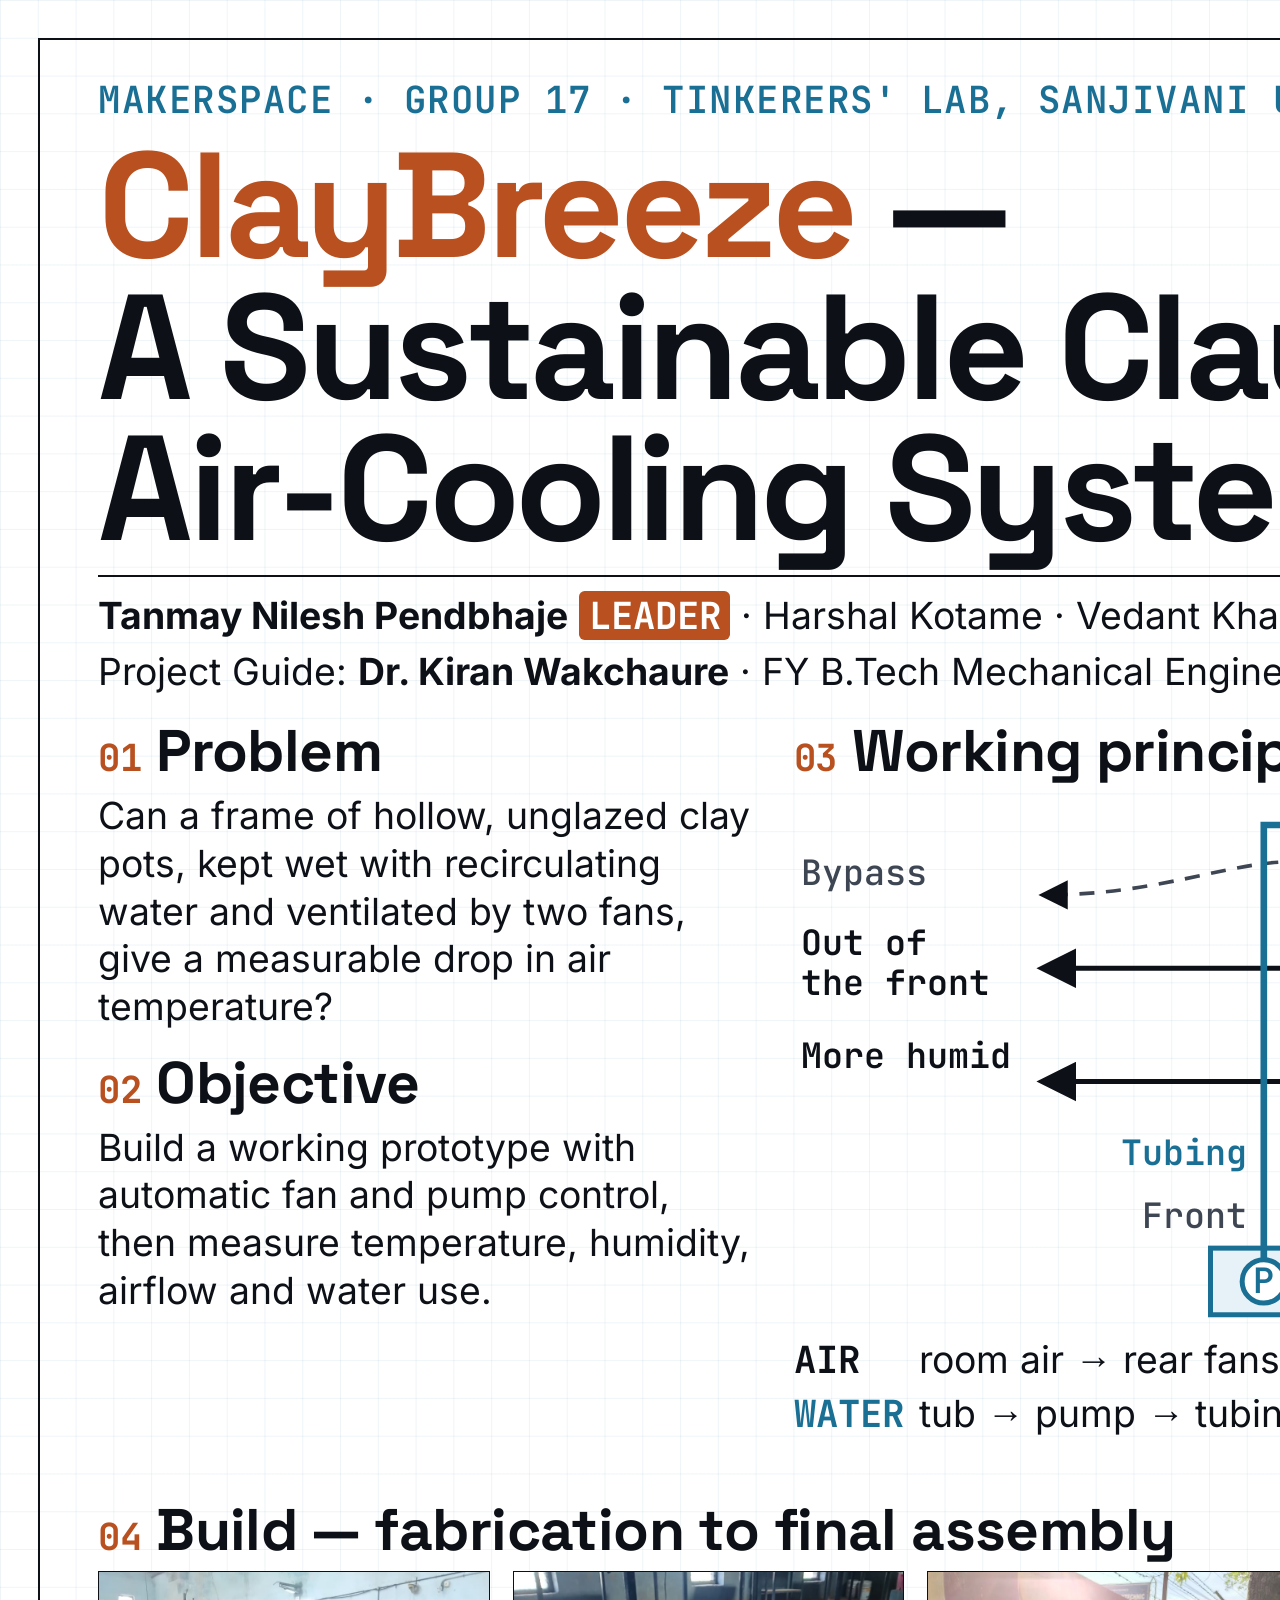
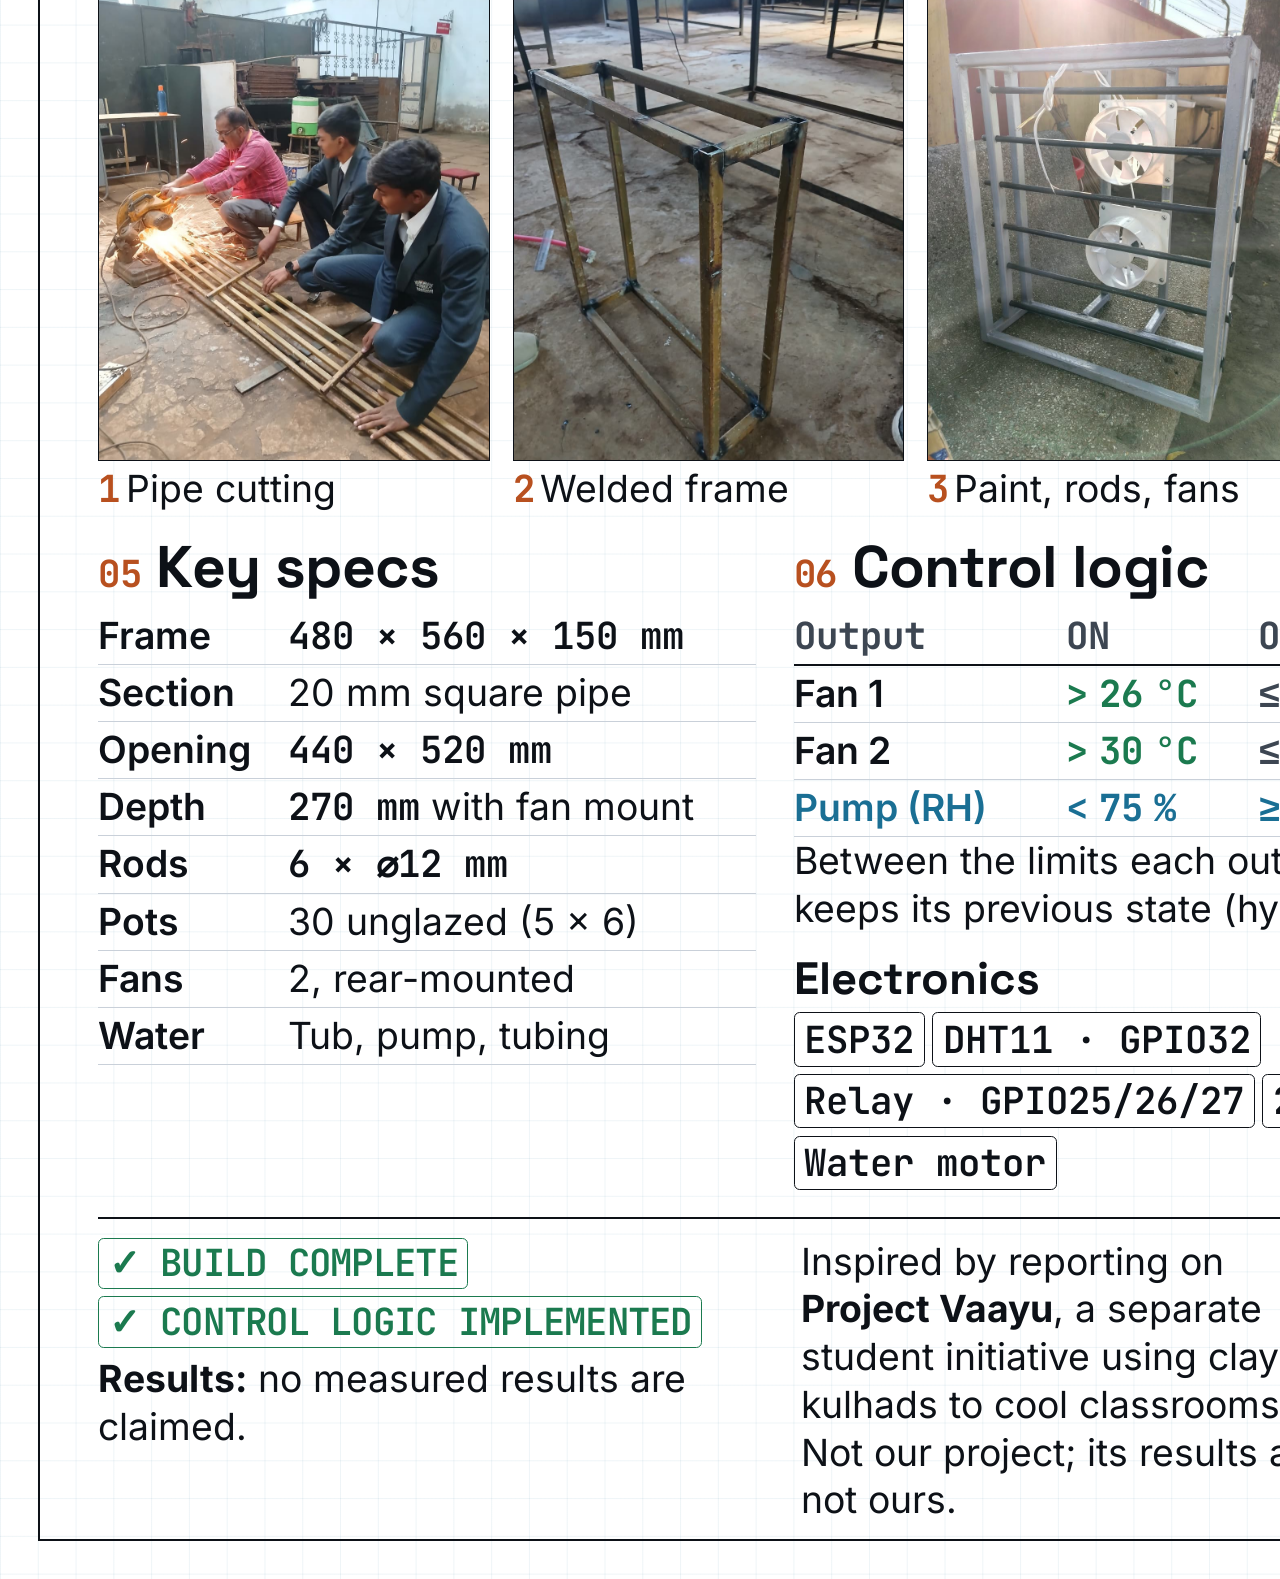
<file: poster/claybreeze-poster.html>
<!doctype html>
<html lang="en">
<head>
<meta charset="utf-8">
<meta name="viewport" content="width=device-width, initial-scale=1">
<title>ClayBreeze Poster (A1)</title>
<meta name="description" content="A1 portrait project poster for ClayBreeze, a clay-pot evaporative air-cooling prototype. Sanjivani University Makerspace, Group 17.">
<style>
  @font-face { font-family: "Space Grotesk"; src: url("../assets/fonts/space-grotesk-latin-wght-normal.woff2") format("woff2"); font-weight: 300 700; }
  @font-face { font-family: "Inter"; src: url("../assets/fonts/inter-latin-wght-normal.woff2") format("woff2"); font-weight: 100 900; }
  @font-face { font-family: "JetBrains Mono"; src: url("../assets/fonts/jetbrains-mono-latin-wght-normal.woff2") format("woff2"); font-weight: 100 800; }

  /* Light print version of the site's blueprint theme */
  :root {
    --paper: #ffffff;
    --ink: #0d1117;
    --muted: #3d4652;
    --line: #c9d0d9;
    --grid: rgba(26, 111, 148, 0.07);
    --clay: #b8501f;
    --clay-soft: #fbeee7;
    --water: #1a6f94;
    --water-soft: #e6f2f8;
    --ok: #1b7a4f;
    --display: "Space Grotesk", "Segoe UI", Arial, sans-serif;
    --sans: "Inter", "Segoe UI", Arial, sans-serif;
    --mono: "JetBrains Mono", Consolas, monospace;
  }
  @page { size: 594mm 841mm; margin: 0; }
  * { box-sizing: border-box; -webkit-print-color-adjust: exact; print-color-adjust: exact; }
  img { height: auto; }
  html, body { margin: 0; padding: 0; background: #e9edf2; color: var(--ink); }
  body { font-family: var(--sans); }
  @media print { html, body { background: var(--paper); } }

  .poster {
    width: 594mm; height: 841mm; margin: 0 auto; overflow: hidden; position: relative;
    background-color: var(--paper);
    background-image: linear-gradient(var(--grid) 1px, transparent 1px), linear-gradient(90deg, var(--grid) 1px, transparent 1px);
    background-size: 10mm 10mm;
    padding: 20mm 26mm 20mm;
    display: flex; flex-direction: column; gap: 7mm;
    font-size: 28pt; line-height: 1.28;
  }
  .poster::before { /* blueprint border */
    content: ""; position: absolute; inset: 10mm; border: 0.7mm solid var(--ink); pointer-events: none;
  }

  /* ---- header ---- */
  .kicker { font-family: var(--mono); font-size: 28pt; font-weight: 600; letter-spacing: 0.04em; text-transform: uppercase; color: var(--water); margin: 0; }
  h1 { font-family: var(--display); font-weight: 700; font-size: 112pt; line-height: 0.95; letter-spacing: -0.03em; margin: 3mm 0 0; }
  h1 .brand { color: var(--clay); }
  .team { display: flex; flex-wrap: wrap; justify-content: space-between; align-items: baseline; gap: 2mm 12mm; margin-top: 4mm; padding-top: 4mm; border-top: 0.6mm solid var(--ink); }
  .team p { margin: 0; }
  .team strong { font-weight: 700; }
  .lead-tag { font-family: var(--mono); font-size: 28pt; font-weight: 700; color: var(--paper); background: var(--clay); padding: 0 2.5mm; border-radius: 1.5mm; }

  /* ---- grid ---- */
  .row { display: grid; grid-template-columns: repeat(3, 1fr); gap: 10mm; }
  .span2 { grid-column: span 2; }
  .span3 { grid-column: 1 / -1; }
  section { min-width: 0; }
  h2 { font-family: var(--display); font-size: 44pt; font-weight: 700; line-height: 1; letter-spacing: -0.01em; margin: 0 0 3mm; display: flex; align-items: baseline; gap: 4mm; }
  h2 .no { font-family: var(--mono); font-size: 28pt; font-weight: 700; color: var(--clay); }
  p { margin: 0 0 3mm; }
  .muted { color: var(--muted); }
  .chip { display: inline-block; font-family: var(--mono); font-size: 28pt; font-weight: 600; line-height: 1.2; padding: 0.6mm 2.5mm; border: 0.5mm solid currentColor; border-radius: 1.5mm; }
  .chip-warn { color: var(--clay); }
  .chip-ok { color: var(--ok); }
  .chip-water { color: var(--water); }

  /* ---- schematic ---- */
  .schematic svg { display: block; width: 100%; max-width: 335mm; height: auto; }
  .s-frame { fill: none; stroke: var(--ink); stroke-width: 3; }
  .s-ext { fill: none; stroke: var(--muted); stroke-width: 2.5; }
  .s-pot { fill: var(--clay); stroke: var(--paper); stroke-width: 1.5; }
  .s-fan { fill: #e9edf2; stroke: var(--ink); stroke-width: 2; }
  .s-air { fill: none; stroke: var(--ink); stroke-width: 3; }
  .s-bypass { fill: none; stroke: var(--muted); stroke-width: 2.2; stroke-dasharray: 9 7; }
  .s-water { fill: none; stroke: var(--water); stroke-width: 4; }
  .s-drip { stroke: var(--water); stroke-width: 2.5; stroke-dasharray: 4 6; }
  .s-tub { fill: var(--water-soft); stroke: var(--water); stroke-width: 3; }
  .s-pump { fill: var(--paper); stroke: var(--water); stroke-width: 3; }
  .s-label { font-family: var(--mono); font-size: 21px; font-weight: 600; fill: var(--ink); }
  .s-label.w { fill: var(--water); }
  .s-label.m { fill: var(--muted); font-weight: 500; }
  .paths { display: grid; grid-template-columns: auto 1fr; gap: 1.5mm 4mm; margin-top: 3mm; }
  .paths dt { font-family: var(--mono); font-weight: 700; }
  .paths dt.air { color: var(--ink); }
  .paths dt.water { color: var(--water); }
  .paths dd { margin: 0; }

  /* ---- photos ---- */
  .photos { display: grid; grid-template-columns: repeat(5, 1fr); gap: 6mm; margin: 0; padding: 0; list-style: none; counter-reset: ph; }
  .photos figure { margin: 0; }
  .photos img { display: block; width: 100%; aspect-ratio: 4 / 5; object-fit: cover; border: 0.5mm solid var(--ink); }
  .photos figcaption { margin-top: 2mm; line-height: 1.15; }
  .photos figcaption b { font-family: var(--mono); color: var(--clay); margin-right: 1.5mm; }
  .photos li:last-child img { border: 1mm solid var(--water); }

  /* ---- tables ---- */
  table { width: 100%; border-collapse: collapse; }
  th, td { text-align: left; vertical-align: top; padding: 1.6mm 2mm 1.6mm 0; border-bottom: 0.4mm solid var(--line); line-height: 1.18; }
  thead th { font-family: var(--mono); font-weight: 700; color: var(--muted); border-bottom: 0.6mm solid var(--ink); }
  tbody th { font-weight: 600; white-space: nowrap; padding-right: 4mm; }
  td.num { white-space: nowrap; padding-right: 4mm; }
  .num { font-family: var(--mono); font-weight: 600; white-space: nowrap; }
  .on { color: var(--ok); font-weight: 700; }
  .off { color: var(--muted); font-weight: 600; }
  .pump td, .pump th { color: var(--water); }
  .chips { display: flex; flex-wrap: wrap; gap: 2mm; margin: 0; padding: 0; list-style: none; }
  .chips li { font-family: var(--mono); font-weight: 600; font-size: 28pt; padding: 0.6mm 2.5mm; border: 0.5mm solid var(--ink); border-radius: 1.5mm; background: var(--paper); }
  h3 { font-family: var(--display); font-size: 34pt; margin: 6mm 0 3mm; line-height: 1; }

  /* ---- CAD ---- */
  .cad figure { margin: 0 0 4mm; }
  .cad img { display: block; border: 0.5mm solid var(--line); background: #fff; }
  .cad .drawing img { width: 150mm; }
  .cad .iso { display: flex; gap: 5mm; align-items: flex-end; }
  .cad .iso img { width: 58mm; flex: none; }
  .cad figcaption { line-height: 1.15; margin-top: 1.5mm; }

  /* ---- footer ---- */
  .foot { margin-top: auto; padding-top: 5mm; border-top: 0.6mm solid var(--ink); align-items: start; grid-template-columns: 176mm 1fr 202mm; }
  .status .chip { letter-spacing: -0.02em; white-space: nowrap; }
  .status { display: grid; gap: 2mm; }
  .qr { display: grid; grid-template-columns: 58mm 1fr; gap: 5mm; align-items: center; }
  .qr img { width: 58mm; height: 58mm; display: block; }
  .url { font-family: var(--mono); font-size: 28pt; font-weight: 600; white-space: nowrap; letter-spacing: -0.02em; line-height: 1.15; color: var(--water); }
</style>
</head>
<body>
<main class="poster">

  <header>
    <p class="kicker">Makerspace · Group 17 · Tinkerers' Lab, Sanjivani University</p>
    <h1><span class="brand">ClayBreeze</span> —<br>A Sustainable Clay-Based<br>Air-Cooling System</h1>
    <div class="team">
      <p><strong>Tanmay Nilesh Pendbhaje</strong> <span class="lead-tag">LEADER</span> · Harshal Kotame · Vedant Khairnar · Tanmay Mhaske</p>
      <p>Project Guide: <strong>Dr. Kiran Wakchaure</strong> · FY B.Tech Mechanical Engineering</p>
    </div>
  </header>

  <div class="row">
    <section>
      <h2><span class="no">01</span>Problem</h2>
      <p>Can a frame of hollow, unglazed clay pots, kept wet with recirculating water and ventilated by two fans, give a measurable drop in air temperature?</p>
      <h2 style="margin-top:6mm"><span class="no">02</span>Objective</h2>
      <p>Build a working prototype with automatic fan and pump control, then measure temperature, humidity, airflow and water use.</p>
    </section>

    <section class="span2 schematic">
      <h2><span class="no">03</span>Working principle <span class="chip chip-warn" style="margin-left:auto">CONCEPTUAL</span></h2>
      <svg viewBox="0 4 760 318" role="img" aria-label="Side view: room air enters behind the rear fans and is blown forward through and around the wet pots and out of the front. Water goes from the tub to the pump, up the tubing to the top of the pots, and drains back to the tub.">
        <defs>
          <marker id="a-air" markerWidth="8" markerHeight="8" refX="6.5" refY="4" orient="auto"><path d="M0,0 L8,4 L0,8 z" fill="#0d1117"/></marker>
          <marker id="a-w" markerWidth="8" markerHeight="8" refX="6.5" refY="4" orient="auto"><path d="M0,0 L8,4 L0,8 z" fill="#1a6f94"/></marker>
        </defs>
        <!-- frame (side view): main frame + rear extension -->
        <rect x="300" y="52" width="80" height="214" class="s-frame"/>
        <rect x="380" y="52" width="64" height="214" class="s-ext"/>
        <!-- pots -->
        <g class="s-pot">
          <path d="M310 74 l22 -13 h16 l13 13 l-13 13 h-16 z"/><path d="M310 108 l22 -13 h16 l13 13 l-13 13 h-16 z"/>
          <path d="M310 142 l22 -13 h16 l13 13 l-13 13 h-16 z"/><path d="M310 176 l22 -13 h16 l13 13 l-13 13 h-16 z"/>
          <path d="M310 210 l22 -13 h16 l13 13 l-13 13 h-16 z"/><path d="M310 244 l22 -13 h16 l13 13 l-13 13 h-16 z"/>
        </g>
        <!-- fans -->
        <rect x="428" y="88" width="11" height="60" class="s-fan"/>
        <rect x="428" y="166" width="11" height="60" class="s-fan"/>
        <!-- air -->
        <g class="s-air" marker-end="url(#a-air)">
          <path d="M600 118 H446"/><path d="M600 196 H446"/>
          <path d="M424 118 C400 118 390 108 364 108"/><path d="M424 196 C400 196 390 176 364 176"/>
          <path d="M300 108 H150"/><path d="M300 176 H150"/>
        </g>
        <path d="M424 92 C380 70 350 44 300 44 C260 44 220 64 150 64" class="s-bypass" marker-end="url(#a-air)"/>
        <text x="608" y="112" class="s-label">Room air</text>
        <text x="608" y="136" class="s-label">in</text>
        <text x="608" y="190" class="s-label">Rear fans</text>
        <text x="608" y="214" class="s-label">blow forward</text>
        <text x="4" y="100" class="s-label">Out of</text>
        <text x="4" y="124" class="s-label">the front</text>
        <text x="4" y="168" class="s-label">More humid</text>
        <text x="4" y="58" class="s-label m">Bypass</text>
        <text x="272" y="264" class="s-label m" text-anchor="end">Front</text>
        <text x="452" y="264" class="s-label m">Rear</text>
        <!-- water -->
        <rect x="250" y="276" width="250" height="40" class="s-tub"/>
        <circle cx="282" cy="296" r="13" class="s-pump"/>
        <text x="282" y="303" class="s-label w" text-anchor="middle">P</text>
        <path d="M282 283 V22 H330" class="s-water" marker-end="url(#a-w)"/>
        <path d="M340 22 H372" class="s-water"/>
        <path d="M318 28 V48 M340 28 V48 M362 28 V48" class="s-drip"/>
        <path d="M371 262 V271" class="s-water" marker-end="url(#a-w)"/>
        <text x="510" y="292" class="s-label w">Tub</text>
        <text x="510" y="314" class="s-label w">+ pump</text>
        <text x="272" y="226" class="s-label w" text-anchor="end">Tubing</text>
      </svg>
      <dl class="paths">
        <dt class="air">AIR</dt><dd>room air → rear fans → through &amp; around the pots → front</dd>
        <dt class="water">WATER</dt><dd>tub → pump → tubing → pots → back to the tub</dd>
      </dl>
    </section>
  </div>

  <section>
    <h2><span class="no">04</span>Build — fabrication to final assembly</h2>
    <ul class="photos">
      <li><figure><img src="../media/photos/Frame_pipe_cutting_1.jpeg" alt="Cutting square pipe on a chop saw" width="960" height="1280"><figcaption><b>1</b>Pipe cutting</figcaption></figure></li>
      <li><figure><img src="../media/photos/Frame_Welded_1.jpeg" alt="Welded square-pipe frame" width="960" height="1280"><figcaption><b>2</b>Welded frame</figcaption></figure></li>
      <li><figure><img src="../media/photos/Frame_with_Rod_And_Exhaust_Fan_Colourd.jpeg" alt="Painted frame with rods and two rear fans" width="960" height="1280"><figcaption><b>3</b>Paint, rods, fans</figcaption></figure></li>
      <li><figure><img src="../media/photos/Frame_Completely_Assembled_Front_View.jpeg" alt="Frame with 30 clay pots fitted" width="960" height="1280"><figcaption><b>4</b>30 clay pots</figcaption></figure></li>
      <li><figure><img src="../media/photos/Water_System_Tub_Front_Right_View.jpeg" alt="Final assembly standing in the grey water tub with tubing over the top" width="960" height="1280"><figcaption><b>5</b>Final, with tub</figcaption></figure></li>
    </ul>
  </section>

  <div class="row">
    <section>
      <h2><span class="no">05</span>Key specs</h2>
      <table>
        <tbody>
          <tr><th>Frame</th><td class="num">480 × 560 × 150 mm</td></tr>
          <tr><th>Section</th><td>20 mm square pipe</td></tr>
          <tr><th>Opening</th><td class="num">440 × 520 mm</td></tr>
          <tr><th>Depth</th><td><span class="num">270 mm</span> with fan mount</td></tr>
          <tr><th>Rods</th><td class="num">6 × ⌀12 mm</td></tr>
          <tr><th>Pots</th><td>30 unglazed (5 × 6)</td></tr>
          <tr><th>Fans</th><td>2, rear-mounted</td></tr>
          <tr><th>Water</th><td>Tub, pump, tubing</td></tr>
        </tbody>
      </table>
    </section>

    <section>
      <h2><span class="no">06</span>Control logic</h2>
      <table>
        <thead><tr><th>Output</th><th>ON</th><th>OFF</th></tr></thead>
        <tbody>
          <tr><th>Fan 1</th><td class="on num">&gt; 26 °C</td><td class="off num">≤ 25 °C</td></tr>
          <tr><th>Fan 2</th><td class="on num">&gt; 30 °C</td><td class="off num">≤ 29 °C</td></tr>
          <tr class="pump"><th>Pump (RH)</th><td class="num"><b>&lt; 75 %</b></td><td class="num">≥ 77 %</td></tr>
        </tbody>
      </table>
      <p>Between the limits each output keeps its previous state (hysteresis).</p>
      <h3>Electronics</h3>
      <ul class="chips"><li>ESP32</li><li>DHT11 · GPIO32</li><li>Relay · GPIO25/26/27</li><li>2 fans</li><li>Water motor</li></ul>
    </section>

    <section class="cad">
      <h2><span class="no">07</span>CAD</h2>
      <figure class="drawing"><img src="img/cad-drawing-dimensioned.png" alt="SolidWorks drawing with 480, 560, 270, 440 and 150 mm dimensions and a 12 mm rod callout" width="894" height="264"></figure>
      <figure class="iso"><img src="img/cad-assembly-isometric.png" alt="SolidWorks isometric assembly view with frame, rods and 30 pots" width="545" height="820"><figcaption>SolidWorks: dimensioned drawing (above) and assembly</figcaption></figure>
    </section>
  </div>

  <div class="row foot">
    <section class="status">
      <span><span class="chip chip-ok">✓ BUILD COMPLETE</span></span>
      <span><span class="chip chip-ok">✓ CONTROL LOGIC IMPLEMENTED</span></span>
      <p><b>Results:</b> no measured results are claimed.</p>
    </section>
    <section>
      <p>Inspired by reporting on <b>Project Vaayu</b>, a separate student initiative using clay kulhads to cool classrooms. Not our project; its results are not ours.</p>
    </section>
    <section class="qr">
      <img src="img/qr-live-site.svg" alt="QR code linking to the ClayBreeze live site">
      <div><p style="margin:0 0 2mm"><b>Scan: live site, 3D model, docs</b></p><p class="url">tanmay-np.github.io/<br>Claybreeze-Sustainable-<br>Air-Cooling</p></div>
    </section>
  </div>

</main>
</body>
</html>
</file>
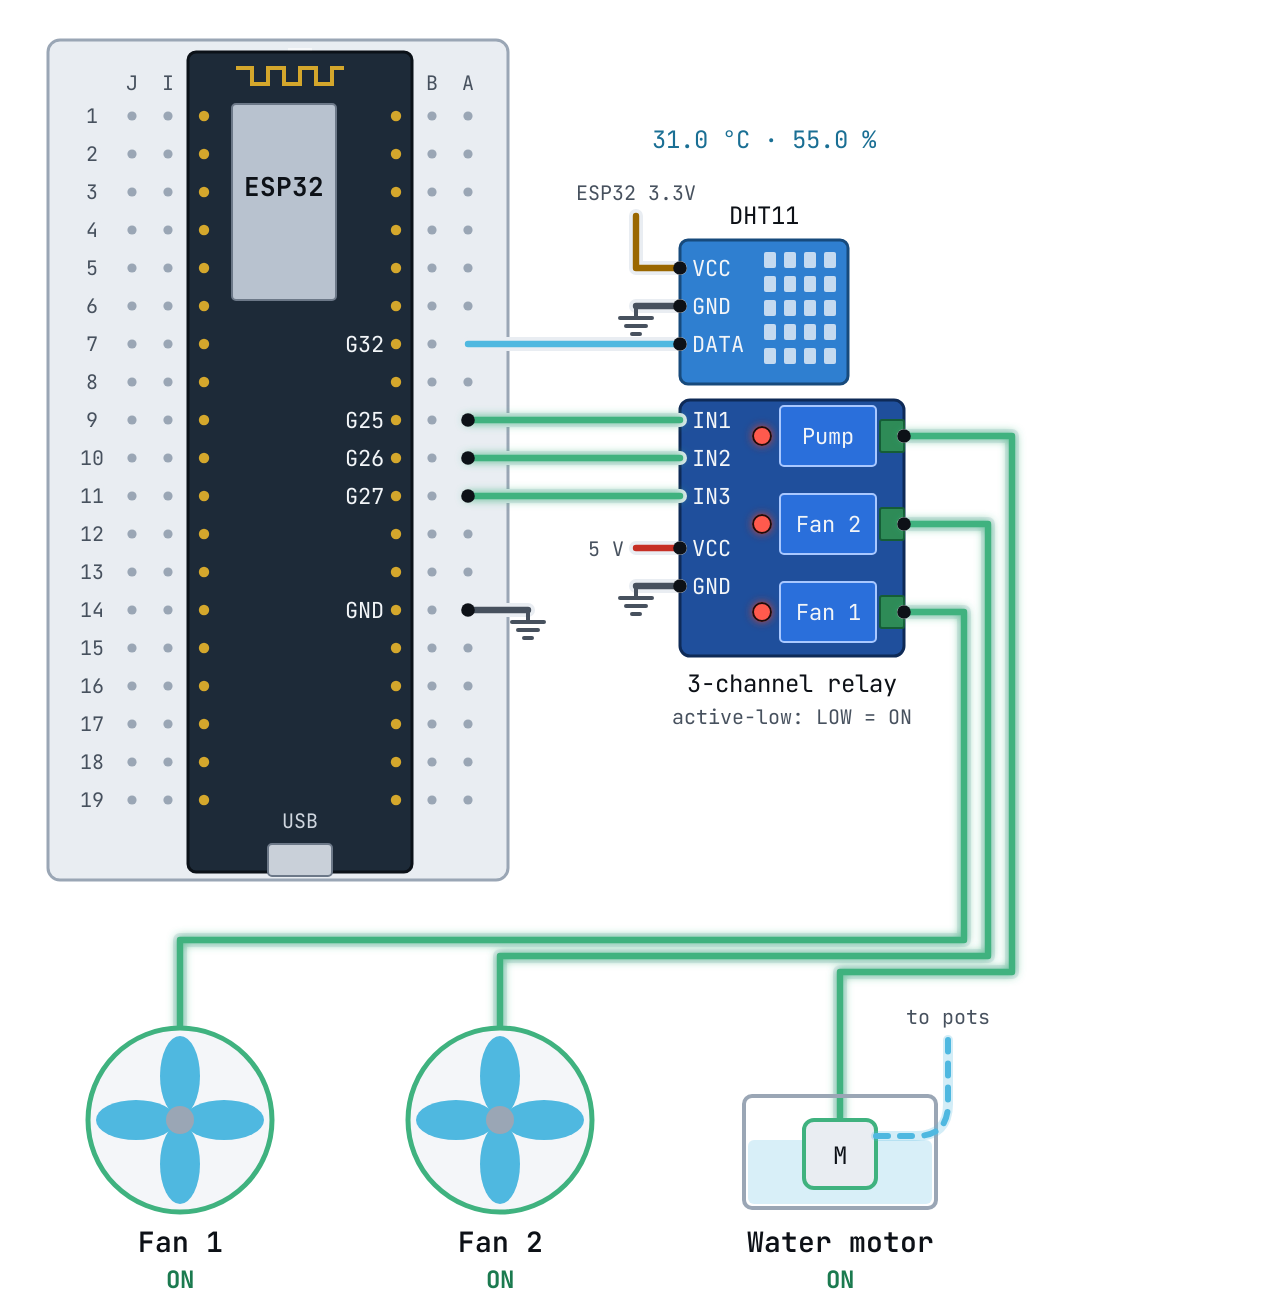
<file: tools/circuit-figure.html>
<!doctype html>
<!--
  Renders the Circuit & Control Lab drawing (light theme, no animation) with the same code as
  the website (assets/js/circuit-lab.js), for the report and the poster:
    tools/circuit-figure.html?t=31&rh=55   (see tools/render-circuit-figure.py)
-->
<html lang="en" data-theme="light">
<head>
  <meta charset="utf-8">
  <title>ClayBreeze circuit figure</title>
  <link rel="stylesheet" href="../assets/css/site.css">
  <style>
    html, body { margin: 0; padding: 0; background: #ffffff; overflow: hidden; }
    .circuit-svg { border: 0; padding: 0; background: #ffffff; width: 1040px; }
    .cl-svg { max-width: none; width: 1040px; }
    .hidden-ui { display: none; }
  </style>
</head>
<body>
  <div class="circuit-svg" id="circuit-svg"></div>
  <div class="hidden-ui">
    <input type="range" id="sim-temp-slider" min="15" max="45" step="0.5" value="25"><input type="number" id="sim-temp-number">
    <input type="range" id="sim-rh-slider" min="30" max="90" step="1" value="50"><input type="number" id="sim-rh-number">
    <div id="sim-fan-outputs"></div><div id="sim-pump-outputs"></div><table id="sim-fan-table"></table><table id="sim-pump-table"></table>
    <p id="sim-fan-explain"></p><p id="sim-pump-explain"></p><p id="sim-readout"></p><span id="sim-rule-note"></span><p id="circuit-wire-info"></p>
  </div>
  <script src="../assets/js/project-data.js"></script>
  <script>history.replaceState(null, "", location.pathname + location.search + (location.search ? "&" : "?") + "reducedmotion");</script>
  <script src="../assets/js/circuit-lab.js"></script>
  <script>
    const q = new URLSearchParams(location.search);
    const set = (id, v) => { const s = document.getElementById(id); s.value = v; s.dispatchEvent(new Event("input")); };
    set("sim-temp-slider", q.get("t") || "31");
    set("sim-rh-slider", q.get("rh") || "55");
  </script>
</body>
</html>
</file>
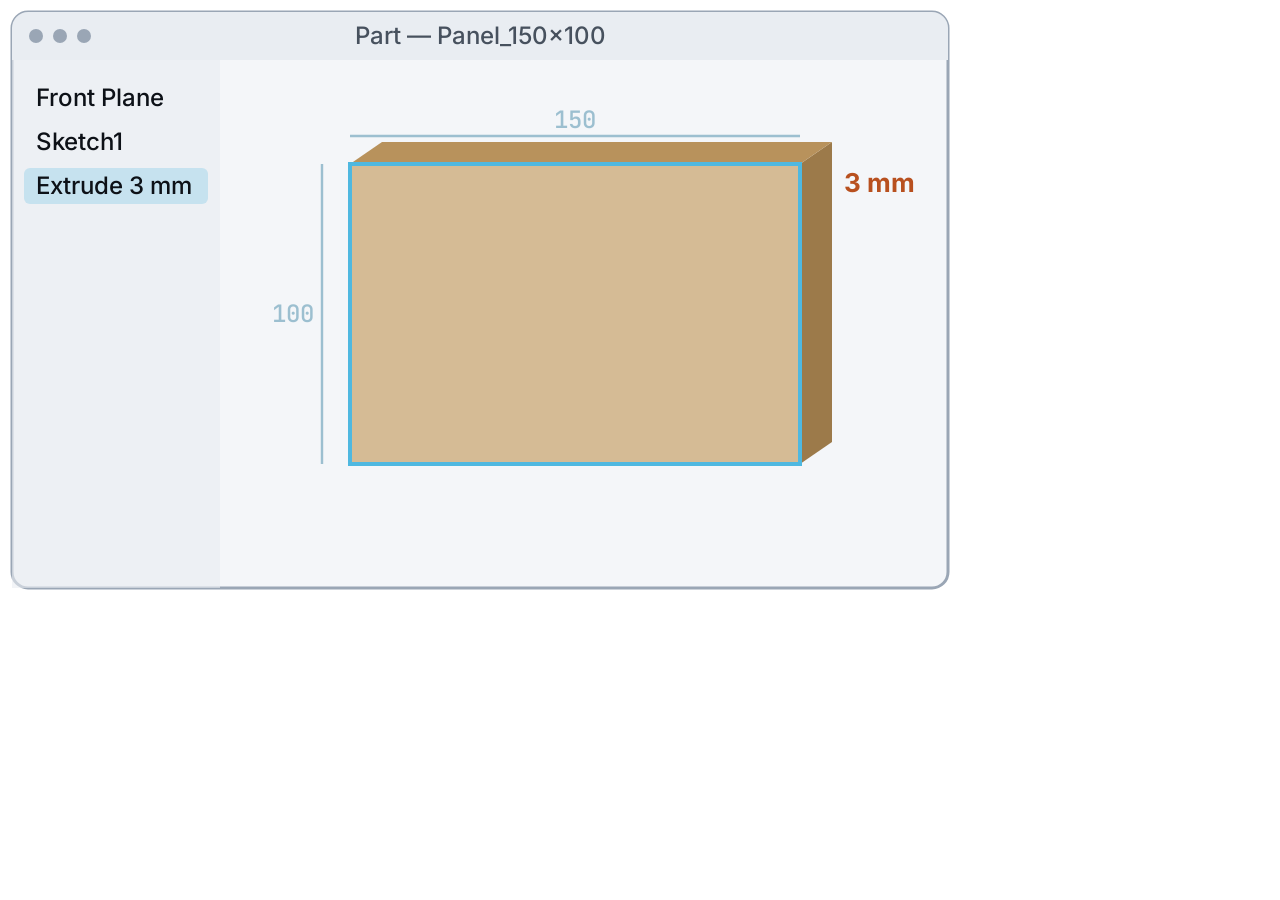
<file: tools/dxf-keyframes.html>
<!doctype html>
<!--
  Renders one key frame of the "From SolidWorks to Laser Cutter" illustrations (light theme),
  using the same code as the website (assets/js/dxf-guide.js). Used to make the report's
  static figure strip:  tools/dxf-keyframes.html?step=1 … ?step=8  (see tools/render-dxf-keyframes.py).
-->
<html lang="en" data-theme="light">
<head>
  <meta charset="utf-8">
  <title>DXF guide key frame</title>
  <link rel="stylesheet" href="../assets/css/site.css">
  <link rel="stylesheet" href="../assets/css/workbench.css">
  <style>
    html, body { margin: 0; padding: 0; background: #ffffff; overflow: hidden; }
    .dg-svg { width: 960px; height: 600px; border: 0; background: #ffffff; }
  </style>
</head>
<body>
  <svg class="dg-svg" id="kf" viewBox="0 0 480 300" role="img" aria-label="Key frame"></svg>
  <script src="../assets/js/dxf-guide.js"></script>
  <script>
    const i = Math.max(1, Math.min(8, Number(new URLSearchParams(location.search).get("step")) || 1)) - 1;
    const G = window.ClayBreezeDxfGuide;
    G.render(document.getElementById("kf"), i)(G.STEPS[i].still);
  </script>
</body>
</html>
</file>
<file: assets/css/site.css>
/* ClayBreeze — engineering-blueprint theme. Self-hosted fonts (OFL, @fontsource); no external requests. */
@font-face { font-family: "Space Grotesk"; src: url("../fonts/space-grotesk-latin-wght-normal.woff2") format("woff2"); font-weight: 300 700; font-style: normal; font-display: swap; }
@font-face { font-family: "Inter"; src: url("../fonts/inter-latin-wght-normal.woff2") format("woff2"); font-weight: 100 900; font-style: normal; font-display: swap; }
@font-face { font-family: "JetBrains Mono"; src: url("../fonts/jetbrains-mono-latin-wght-normal.woff2") format("woff2"); font-weight: 100 800; font-style: normal; font-display: swap; }

/* Dark ("night lab") is the default theme. */
:root {
  color-scheme: dark;
  --bg: #0d1117;
  --bg-alt: #10151c;
  --surface: #151b23;
  --surface-2: #1b2330;
  --line: #263040;
  --line-strong: #3a4759;
  --text: #e8ecf1;
  --muted: #9aa6b5;
  --clay: #e0703a;        /* clay, pots, step numbers */
  --clay-ink: #e0703a;    /* clay used as text */
  --water: #4fb8e0;       /* water path, airflow, humidity */
  --water-ink: #4fb8e0;
  --ok: #3fb27f;          /* COMPLETED / IMPLEMENTED only */
  --ok-ink: #3fb27f;
  --on-accent: #0d1117;
  --grid: rgba(79, 184, 224, 0.07);
  --plate: #f4f6f9;       /* background behind white CAD screenshots */
  --scrim: rgba(5, 8, 12, 0.86);
  --display: "Space Grotesk", "Segoe UI", system-ui, -apple-system, "Helvetica Neue", Arial, sans-serif;
  --sans: "Inter", "Segoe UI", system-ui, -apple-system, "Helvetica Neue", Arial, sans-serif;
  --mono: "JetBrains Mono", "Cascadia Mono", Consolas, "SFMono-Regular", ui-monospace, monospace;
  --gutter: 16px;
  --header-h: 64px;
}
/* Light: clean, high-contrast variant for washed-out projectors. Accent hues are kept;
   text uses deeper shades of them so every label stays at WCAG AA on white. */
:root[data-theme="light"] {
  color-scheme: light;
  --bg: #ffffff;
  --bg-alt: #f6f8fa;
  --surface: #f4f6f9;
  --surface-2: #e9edf2;
  --line: #d3dae3;
  --line-strong: #9aa6b5;
  --text: #0d1117;
  --muted: #47515e;
  --clay-ink: #b8501f;
  --water-ink: #1a6f94;
  --ok-ink: #1b7a4f;
  --on-accent: #ffffff;
  --grid: rgba(13, 17, 23, 0.06);
  --plate: #ffffff;
  --scrim: rgba(13, 17, 23, 0.8);
}
@media (min-width: 720px) { :root { --gutter: 32px; } }

*, *::before, *::after { box-sizing: border-box; }
html { scroll-behavior: smooth; scroll-padding-top: calc(var(--header-h) + 16px); -webkit-text-size-adjust: 100%; background: var(--bg); }
@media (prefers-reduced-motion: reduce) { html { scroll-behavior: auto; } *, *::before, *::after { transition: none !important; animation: none !important; } }
body { margin: 0; background: var(--bg); color: var(--text); font-family: var(--sans); font-size: 17px; line-height: 1.6; -webkit-font-smoothing: antialiased; overflow-x: hidden; }
@media (min-width: 1024px) { body { font-size: 18px; } }
h1, h2, h3, h4, p, ul, ol, figure, blockquote, dl { margin-top: 0; }
h1, h2, h3 { font-family: var(--display); font-weight: 600; letter-spacing: -0.015em; color: var(--text); }
img { max-width: 100%; height: auto; display: block; }
picture { display: block; }
a { color: inherit; }
button { font: inherit; color: inherit; cursor: pointer; }
button:disabled { cursor: not-allowed; }
code { font-family: var(--mono); font-size: 0.88em; background: var(--surface-2); border: 1px solid var(--line); padding: 1px 5px; }
:focus-visible { outline: 2px solid var(--water); outline-offset: 3px; }
::selection { background: var(--clay); color: var(--on-accent); }
.visually-hidden { position: absolute !important; width: 1px; height: 1px; padding: 0; margin: -1px; overflow: hidden; clip: rect(0 0 0 0); white-space: nowrap; border: 0; }

.skip-link { position: fixed; left: 16px; top: -80px; z-index: 1000; padding: 10px 16px; background: var(--surface); color: var(--text); border: 2px solid var(--clay); font-size: 16px; }
.skip-link:focus { top: 12px; }
.scroll-progress { position: fixed; z-index: 200; top: 0; left: 0; right: 0; height: 2px; pointer-events: none; }
.scroll-progress span { display: block; height: 100%; background: var(--clay); transform: scaleX(0); transform-origin: left center; }

.shell { width: min(1180px, 100% - 2 * var(--gutter)); margin-inline: auto; }
.shell-wide { width: min(1360px, 100% - 2 * var(--gutter)); }

/* ---------- header ---------- */
.site-header { position: sticky; top: 0; z-index: 100; height: var(--header-h); display: flex; align-items: center; justify-content: space-between; gap: 16px; padding-inline: var(--gutter); background: var(--bg); border-bottom: 1px solid var(--line); }
.brand { display: inline-flex; align-items: center; gap: 10px; text-decoration: none; flex-shrink: 0; }
.brand-mark { display: inline-grid; place-items: center; width: 36px; height: 36px; border: 1px solid var(--clay); color: var(--clay-ink); font-family: var(--mono); font-size: 14px; font-weight: 700; }
.brand-type { display: grid; line-height: 1.15; }
.brand-type strong { font-family: var(--display); font-size: 19px; font-weight: 600; }
.brand-type small { font-family: var(--mono); font-size: 13px; color: var(--muted); }
.main-nav { display: none; }
.main-nav a { text-decoration: none; font-size: 15px; font-weight: 500; color: var(--muted); white-space: nowrap; padding: 6px 2px; border-bottom: 1px solid transparent; }
.main-nav a:hover { color: var(--text); border-bottom-color: var(--clay); }
.header-actions { display: flex; align-items: center; gap: 8px; }
.presentation-toggle, .theme-toggle, .share-button { border: 1px solid var(--line-strong); background: transparent; padding: 8px 14px; font-size: 14px; font-family: var(--mono); font-weight: 600; white-space: nowrap; min-height: 40px; }
.presentation-toggle:hover, .theme-toggle:hover, .share-button:hover { background: var(--surface-2); border-color: var(--muted); }
.theme-toggle, .share-button { display: inline-flex; align-items: center; gap: 8px; padding-inline: 12px; }
.share-mark { flex-shrink: 0; }
.theme-toggle-mark { width: 14px; height: 14px; border: 1px solid currentColor; border-radius: 50%; background: linear-gradient(90deg, currentColor 50%, transparent 50%); }
.menu-toggle { width: 44px; height: 44px; border: 1px solid var(--line-strong); background: transparent; display: inline-grid; place-items: center; }
.menu-toggle span, .menu-toggle span::before, .menu-toggle span::after { display: block; width: 20px; height: 2px; background: var(--text); position: relative; content: ""; }
.menu-toggle span::before { position: absolute; top: -6px; }
.menu-toggle span::after { position: absolute; top: 6px; }
.menu-toggle[aria-expanded="true"] span { background: transparent; }
.menu-toggle[aria-expanded="true"] span::before { top: 0; transform: rotate(45deg); }
.menu-toggle[aria-expanded="true"] span::after { top: 0; transform: rotate(-45deg); }
.main-nav.is-open { display: grid; position: absolute; top: var(--header-h); left: 0; right: 0; background: var(--bg); border-bottom: 1px solid var(--line); padding: 8px var(--gutter) 16px; }
.main-nav.is-open a { font-size: 18px; padding: 12px 0; border-bottom: 1px solid var(--line); color: var(--text); }
@media (max-width: 560px) { .presentation-toggle { display: none; } .brand-type small { display: none; } .theme-toggle-text, .share-text { display: none; } .theme-toggle, .share-button { min-width: 44px; min-height: 44px; justify-content: center; } }
@media (min-width: 1440px) {
  .main-nav { display: flex; gap: clamp(14px, 1.3vw, 24px); }
  .menu-toggle { display: none; }
}
/* Narrow and tablet headers: presentation mode only from 768 px, Share and theme icon-only below 1024 px. */
@media (max-width: 767px) { .presentation-toggle { display: none; } }
@media (max-width: 1023px) {
  .theme-toggle-text, .share-text { display: none; }
  .theme-toggle, .share-button { min-width: 44px; min-height: 44px; justify-content: center; }
}
/* With the full nav showing, Share is icon-only; the theme toggle keeps its label from 1600 px. */
@media (min-width: 1440px) {
  .share-text { display: none; }
  .share-button { min-width: 40px; justify-content: center; }
}
@media (min-width: 1440px) and (max-width: 1599px) {
  .theme-toggle-text { display: none; }
  .theme-toggle { min-width: 40px; justify-content: center; }
}

/* ---------- shared bits ---------- */
.eyebrow { font-family: var(--mono); font-size: 14px; letter-spacing: 0.06em; text-transform: uppercase; color: var(--muted); margin-bottom: 14px; }
.section { padding-block: clamp(64px, 9vw, 120px); }
.section-tinted { background: var(--bg-alt); border-block: 1px solid var(--line); }
/* Section headers as drawing title blocks: code cell + title cell, thin rules, faint blueprint grid. */
.title-block { display: grid; grid-template-columns: auto minmax(0, 1fr); align-items: stretch; margin-bottom: 32px; border-top: 1px solid var(--line-strong); border-bottom: 1px solid var(--line); background-color: var(--bg); background-image: linear-gradient(var(--grid) 1px, transparent 1px), linear-gradient(90deg, var(--grid) 1px, transparent 1px); background-size: 24px 24px; background-position: -1px -1px; }
.section-tinted .title-block { background-color: var(--bg-alt); }
.section-number { margin: 0; display: flex; flex-direction: column; justify-content: center; gap: 2px; padding: 14px 20px 14px 4px; border-right: 1px solid var(--line); font-family: var(--mono); font-size: 22px; font-weight: 600; line-height: 1; color: var(--clay-ink); letter-spacing: 0.04em; }
.tb-label { font-size: 12px; font-weight: 500; color: var(--muted); letter-spacing: 0.12em; }
.title-block h2 { margin: 0; padding: 16px 20px; font-size: clamp(30px, 4vw, 50px); line-height: 1.08; }
@media (max-width: 560px) { .section-number { padding-right: 14px; font-size: 18px; } .title-block h2 { padding: 14px 14px; } }
.section-intro { max-width: 70ch; color: var(--muted); margin-bottom: 36px; }
.prose { max-width: 72ch; }
.prose p { color: var(--muted); }
.lede { font-size: 1.15em; color: var(--text) !important; }
.subhead { font-size: clamp(22px, 2.2vw, 28px); margin: 48px 0 18px; }
.text-link { color: var(--clay-ink); font-weight: 600; text-decoration-thickness: 1px; text-underline-offset: 3px; }
.label-chip { display: inline-block; font-family: var(--mono); font-size: 13px; line-height: 1.3; letter-spacing: 0.03em; text-transform: uppercase; padding: 2px 8px; border: 1px solid var(--line-strong); color: var(--muted); background: var(--surface); vertical-align: 1px; white-space: nowrap; }
.label-chip-warn { border-color: var(--clay); color: var(--clay-ink); }
.button { display: inline-flex; align-items: center; gap: 10px; min-height: 48px; padding: 12px 22px; font-size: 16px; font-weight: 600; text-decoration: none; border: 1px solid var(--line-strong); }
.button-primary { background: var(--clay); border-color: var(--clay); color: var(--on-accent); }
:root[data-theme="light"] .button-primary { background: var(--clay-ink); border-color: var(--clay-ink); }
.button-primary:hover { filter: brightness(1.08); }
.button-quiet { background: var(--surface); color: var(--text); }
.button-quiet:hover { background: var(--surface-2); }
.button-outline { background: transparent; }
.button-outline:hover { background: var(--surface-2); }
.note-block { border: 1px solid var(--line); border-left: 3px solid var(--clay); background: var(--surface); padding: 20px 24px; margin-top: 32px; max-width: 76ch; }
.note-block h3 { font-size: 21px; margin-bottom: 8px; }
.note-block p { margin-bottom: 0; color: var(--muted); }
.figure-label { font-family: var(--mono); font-size: 14px; color: var(--muted); margin-bottom: 14px; display: flex; flex-wrap: wrap; gap: 10px; align-items: center; letter-spacing: 0.02em; }
.figure-caption { font-size: 16px; color: var(--muted); margin-top: 14px; max-width: 80ch; }

/* ---------- 3D hosts ---------- */
.model-host canvas { display: block; width: 100% !important; height: 100% !important; }
.model-fallback, .fallback-note { display: none; }
.no-webgl .model-fallback { display: block; }

/* ---------- hero ---------- */
.hero { position: relative; min-height: calc(100svh - var(--header-h)); display: flex; align-items: stretch; overflow: hidden; background: var(--bg); border-bottom: 1px solid var(--line); }
.hero-model { position: absolute; inset: 0; pointer-events: none; touch-action: auto; }
.no-webgl .hero-model .model-fallback { position: absolute; right: 2%; top: 50%; transform: translateY(-50%); width: min(56%, 900px); border: 1px solid var(--line); background: var(--plate); }
.hero-inner { position: relative; z-index: 1; display: flex; flex-direction: column; justify-content: space-between; padding-block: clamp(32px, 7vh, 88px) 28px; pointer-events: none; }
.hero-copy { max-width: 600px; pointer-events: auto; }
.hero h1 { font-size: clamp(46px, 6.2vw, 92px); line-height: 0.98; letter-spacing: -0.03em; margin-bottom: 22px; }
.h1-sub { display: block; font-size: clamp(21px, 2.2vw, 30px); line-height: 1.25; letter-spacing: -0.01em; color: var(--muted); margin-top: 14px; font-weight: 500; }
.hero-lede { font-size: clamp(18px, 1.4vw, 20px); color: var(--muted); max-width: 52ch; margin-bottom: 30px; }
.hero-actions { display: flex; flex-wrap: wrap; gap: 12px; }
.hero-team { margin: 22px 0 0; font-size: 16px; color: var(--muted); line-height: 1.5; }
.hero-guide { margin-top: 6px; color: var(--text); }
.hero-team-label { font-family: var(--mono); font-size: 13px; text-transform: uppercase; letter-spacing: 0.08em; color: var(--clay-ink); margin-right: 8px; }
.hero-figure-note { align-self: flex-end; font-size: 14px; color: var(--muted); margin: 32px 0 0; max-width: 46ch; text-align: right; pointer-events: auto; }
@media (max-width: 999px) {
  .hero-copy { background: var(--bg); padding: 20px 18px 22px; border: 1px solid var(--line); }
  .hero-inner { justify-content: flex-start; gap: 0; padding-bottom: 16px; }
  .hero-figure-note { margin-top: max(46svh, 300px); text-align: left; align-self: stretch; background: var(--bg); border: 1px solid var(--line); padding: 8px 10px; }
  .no-webgl .hero-model .model-fallback { top: auto; bottom: 64px; transform: none; width: 92%; right: 4%; }
}

/* ---------- 02 problem ---------- */
.table-wrap { overflow: hidden; margin: 36px 0; border: 1px solid var(--line); background: var(--surface); }
.compare-table { width: 100%; border-collapse: collapse; font-size: 16px; }
.compare-table caption { caption-side: top; text-align: left; padding: 14px 18px; font-size: 15px; color: var(--muted); border-bottom: 1px solid var(--line); }
.compare-table caption a { color: var(--clay-ink); }
.compare-table th, .compare-table td { text-align: left; vertical-align: top; padding: 14px 18px; border-bottom: 1px solid var(--line); }
.compare-table td { color: var(--muted); }
.compare-table thead th { font-size: 13px; font-family: var(--mono); font-weight: 600; color: var(--muted); text-transform: uppercase; letter-spacing: 0.06em; }
.compare-table tbody th { font-family: var(--display); font-size: 17px; font-weight: 600; width: 24%; }
.compare-table .row-highlight { background: var(--surface-2); box-shadow: inset 3px 0 0 var(--clay); }
.compare-table .row-highlight td { color: var(--text); }
.callout { border: 1px solid var(--line); border-left: 3px solid var(--clay); background: var(--surface); padding: 24px 28px; margin-bottom: 36px; max-width: 80ch; }
.callout h3 { font-size: 24px; margin-bottom: 10px; }
.callout p { color: var(--muted); }
.callout p strong { color: var(--text); }
.callout p:last-child { margin-bottom: 0; }
.question { margin: 0; padding: 28px 0 0; border-top: 1px solid var(--line-strong); max-width: 64ch; }
.question p:last-child { font-family: var(--display); font-size: clamp(21px, 2.1vw, 27px); line-height: 1.4; margin: 0; }

/* ---------- 03 how it works (schematic) ---------- */
.schematic { margin: 40px 0 0; }
.schematic-scroll { overflow: hidden; background: var(--surface); border: 1px solid var(--line); padding: 12px; background-image: linear-gradient(var(--grid) 1px, transparent 1px), linear-gradient(90deg, var(--grid) 1px, transparent 1px); background-size: 24px 24px; }
.schematic-svg { display: block; width: 100%; max-width: 1060px; height: auto; margin-inline: auto; }
.s-frame { fill: none; stroke: var(--line-strong); stroke-width: 3; }
.s-frame-ext { stroke: var(--muted); stroke-width: 2.5; }
.s-pots path { fill: var(--clay); stroke: var(--bg); stroke-width: 1.5; }
.s-fan { fill: var(--surface-2); stroke: var(--text); stroke-width: 2; }
.s-air path { fill: none; stroke: var(--text); stroke-width: 2.5; }
.s-air-bypass path { stroke: var(--muted); stroke-dasharray: 8 6; stroke-width: 2; }
.fill-air { fill: var(--text); }
.fill-water { fill: var(--water); }
.s-water path { fill: none; stroke: var(--water); stroke-width: 3; stroke-dasharray: 10 5; }
.s-water-tube { stroke: var(--water); stroke-width: 5; fill: none; }
.s-drips path { stroke: var(--water); stroke-width: 2; stroke-dasharray: 3 5; fill: none; }
.s-tank { fill: rgba(79, 184, 224, 0.12); stroke: var(--water); stroke-width: 2.5; }
.s-pump { fill: var(--surface); stroke: var(--water); stroke-width: 2; }
.s-label { font-family: var(--mono); font-size: 16px; letter-spacing: -0.01em; fill: var(--text); }
.s-small { font-size: 16px; font-weight: 700; }
.s-muted { fill: var(--muted); }
.s-water-text { fill: var(--water-ink); font-weight: 600; }
/* On white, the light water-blue is too faint for thin lines; use its deeper shade. */
:root[data-theme="light"] .s-water path, :root[data-theme="light"] .s-water-tube, :root[data-theme="light"] .s-drips path, :root[data-theme="light"] .s-tank, :root[data-theme="light"] .s-pump { stroke: var(--water-ink); }
:root[data-theme="light"] .fill-water { fill: var(--water-ink); }

/* ---------- 04 journey ---------- */
.journey-layout { display: grid; gap: 48px; }
.journey-inset { display: none; }
@media (min-width: 1200px) {
  .journey-layout { grid-template-columns: minmax(0, 1fr) 320px; align-items: start; }
  .journey-inset { display: block; position: sticky; top: calc(var(--header-h) + 24px); }
  .no-webgl .journey-inset { display: none; }
  .no-webgl .journey-layout { grid-template-columns: minmax(0, 1fr); }
}
.inset-card { background: var(--surface); border: 1px solid var(--line); padding: 16px; }
.inset-title { font-family: var(--mono); font-size: 13px; text-transform: uppercase; letter-spacing: 0.08em; color: var(--muted); margin-bottom: 8px; }
.inset-canvas { height: 340px; background: var(--bg); border: 1px solid var(--line); }
.inset-caption { font-family: var(--display); font-size: 18px; font-weight: 600; margin: 12px 0 6px; }
.inset-note { font-size: 14px; color: var(--muted); margin: 0; }
.journey-steps { list-style: none; margin: 0; padding: 0; }
.journey-step { display: grid; gap: 18px 32px; grid-template-areas: "head" "fig" "text" "more"; padding-bottom: clamp(56px, 8vw, 96px); margin-bottom: clamp(56px, 8vw, 96px); border-bottom: 1px solid var(--line); }
.journey-step:last-child { border-bottom: 0; margin-bottom: 0; }
.step-head { grid-area: head; display: flex; align-items: baseline; gap: 20px; min-width: 0; }
.step-number { font-family: var(--display); font-size: clamp(64px, 9vw, 120px); line-height: 0.85; font-weight: 700; letter-spacing: -0.04em; color: transparent; -webkit-text-stroke: 1.5px var(--clay); flex-shrink: 0; }
.step-title { font-size: clamp(24px, 2.6vw, 36px); line-height: 1.15; margin: 0; min-width: 0; }
.step-figure { grid-area: fig; margin: 0; }
.step-photo { display: block; width: 100%; padding: 0; border: 1px solid var(--line); background: var(--surface); }
.step-photo img { width: 100%; height: auto; }
.step-caption { font-size: 15px; color: var(--muted); margin-top: 12px; }
.step-text { grid-area: text; font-size: 1.04em; color: var(--muted); max-width: 60ch; margin: 0; }
.step-more { grid-area: more; display: grid; grid-template-columns: repeat(2, minmax(0, 1fr)); gap: 14px; align-content: start; }
.step-more-item { display: grid; gap: 6px; }
.step-thumb { padding: 0; border: 1px solid var(--line); background: var(--surface); display: block; }
.step-thumb img { width: 100%; aspect-ratio: 3 / 4; object-fit: cover; }
.step-thumb-caption { font-size: 14px; color: var(--muted); line-height: 1.35; }
.step-nophoto { grid-area: fig; border: 1px dashed var(--line-strong); padding: 28px; color: var(--muted); font-family: var(--mono); font-size: 15px; margin: 0; background: var(--surface); }
@media (min-width: 900px) {
  .journey-step { grid-template-columns: minmax(0, 7fr) minmax(0, 5fr); grid-template-areas: "head head" "fig text" "fig more"; grid-template-rows: auto auto 1fr; }
  .journey-step.step-landscape { grid-template-columns: minmax(0, 1fr); grid-template-areas: "head" "fig" "text" "more"; }
  .step-landscape .step-more { grid-template-columns: repeat(3, minmax(0, 220px)); }
  .journey-step:has(.step-nophoto) { grid-template-areas: "head head" "fig text"; grid-template-rows: auto auto; }
}
.step-photo:hover, .step-thumb:hover, .gallery-thumb:hover, .cad-thumb:hover, .image-button:hover { border-color: var(--clay); }

/* ---------- 05 design ---------- */
.fig-primary { margin: 0 0 40px; }
.image-button { display: block; width: 100%; padding: 0; border: 1px solid var(--line); background: var(--plate); }
.fig-primary figcaption { font-size: 15px; color: var(--muted); margin-top: 12px; display: flex; gap: 10px; flex-wrap: wrap; align-items: center; }
.spec-layout { display: grid; gap: 32px; }
@media (min-width: 960px) { .spec-layout { grid-template-columns: minmax(0, 1.5fr) minmax(0, 1fr); align-items: start; } .spec-layout .note-block { margin-top: 0; } }
.spec-table { width: 100%; border-collapse: collapse; font-size: 16px; background: var(--surface); border: 1px solid var(--line); }
.spec-table caption { caption-side: top; text-align: left; font-family: var(--mono); font-size: 13px; text-transform: uppercase; letter-spacing: 0.08em; color: var(--muted); padding-bottom: 10px; }
.spec-table th, .spec-table td { text-align: left; vertical-align: top; padding: 14px 18px; border-bottom: 1px solid var(--line); }
.spec-table th { font-weight: 500; width: 40%; color: var(--muted); }
.spec-table td strong { display: block; font-family: var(--mono); font-size: 17px; font-weight: 600; color: var(--text); letter-spacing: -0.01em; }
.spec-note { display: block; font-size: 15px; color: var(--muted); margin-top: 4px; }
.cad-grid { display: grid; gap: 22px; grid-template-columns: repeat(auto-fill, minmax(min(100%, 320px), 1fr)); }
.cad-item { margin: 0; }
.cad-thumb { display: block; width: 100%; padding: 0; border: 1px solid var(--line); background: var(--plate); }
.cad-thumb img { width: 100%; aspect-ratio: 1917 / 1020; object-fit: cover; }
.cad-item figcaption { font-size: 15px; color: var(--muted); margin-top: 10px; }

/* ---------- 06 explorer ---------- */
.explorer { position: relative; border: 1px solid var(--line); background: var(--bg); }
.explorer-toolbar { display: flex; flex-wrap: wrap; gap: 10px 18px; padding: 12px; border-bottom: 1px solid var(--line); background: var(--surface); }
.tool-group { display: flex; flex-wrap: wrap; gap: 6px; }
.tool { min-height: 42px; padding: 8px 14px; font-size: 14px; font-weight: 500; border: 1px solid var(--line-strong); background: transparent; color: var(--text); }
.tool:hover { background: var(--surface-2); }
.tool[aria-pressed="true"] { background: var(--text); color: var(--bg); border-color: var(--text); }
.tool:disabled { opacity: 0.5; }
.tool-reset { border-style: dashed; }
.explorer-stage { position: relative; height: clamp(400px, 70vh, 780px); cursor: grab; touch-action: none; background-image: linear-gradient(var(--grid) 1px, transparent 1px), linear-gradient(90deg, var(--grid) 1px, transparent 1px); background-size: 32px 32px; }
@media (max-width: 720px) { .explorer-stage { height: clamp(380px, 60vh, 560px); } }
.explorer-stage:active { cursor: grabbing; }
.explorer-stage canvas { position: absolute; inset: 0; }
.explorer-overlay { position: absolute; inset: 0; pointer-events: none; overflow: hidden; z-index: 2; }
.dim-label { position: absolute; left: 0; top: 0; font-family: var(--mono); font-size: 14px; font-weight: 600; color: var(--text); background: var(--bg); border: 1px solid var(--line-strong); padding: 1px 7px; white-space: nowrap; }
.stage-notes { position: absolute; left: 12px; top: 12px; z-index: 3; display: grid; gap: 6px; pointer-events: none; }
.stage-note { max-width: min(560px, calc(100vw - 2 * var(--gutter) - 24px)); margin: 0; font-family: var(--mono); font-size: 13px; font-weight: 500; background: var(--bg); border: 1px solid var(--line-strong); color: var(--text); padding: 4px 10px; }
.water-note { border-color: var(--water); color: var(--water-ink); }
.airflow-note { border-color: var(--water); }
.part-info { background: var(--surface); border-top: 1px solid var(--line); padding: 18px 52px 18px 20px; position: relative; }
.part-info[hidden] { display: none; }
@media (min-width: 900px) { .part-info { position: absolute; right: 16px; bottom: 16px; width: 360px; border: 1px solid var(--line-strong); z-index: 4; } }
.part-info-close { position: absolute; top: 8px; right: 8px; width: 40px; height: 40px; border: 1px solid var(--line); background: transparent; font-size: 22px; line-height: 1; }
.part-status { font-family: var(--mono); font-size: 13px; font-weight: 600; letter-spacing: 0.04em; color: var(--ok-ink); margin-bottom: 4px; }
.part-name { font-size: 21px; margin-bottom: 6px; }
.part-text { font-size: 15px; color: var(--muted); margin: 0; }
.no-webgl .explorer-stage { height: auto; cursor: default; touch-action: auto; padding: 16px; background-image: none; }
.no-webgl .explorer-stage .model-fallback { width: 100%; background: var(--plate); }
.no-webgl .fallback-note { display: block; font-size: 15px; color: var(--muted); margin: 12px 0 0; }
.no-webgl .explorer-toolbar { display: none; }
.model-notes { margin-top: 18px; border: 1px solid var(--line); background: var(--surface); }
.model-notes summary { cursor: pointer; padding: 14px 18px; font-family: var(--mono); font-weight: 600; font-size: 15px; text-transform: uppercase; letter-spacing: 0.06em; list-style: none; display: flex; justify-content: space-between; align-items: center; }
.model-notes summary::-webkit-details-marker { display: none; }
.model-notes summary::after, .component summary .component-icon::after { content: "+"; font-family: var(--mono); font-size: 20px; line-height: 1; width: 28px; height: 28px; display: inline-grid; place-items: center; border: 1px solid var(--line-strong); }
.model-notes[open] summary::after, .component[open] summary .component-icon::after { content: "−"; }
.model-notes-body { padding: 0 18px 18px; font-size: 15px; color: var(--muted); }
.model-notes-body h3 { font-family: var(--display); font-size: 16px; margin: 16px 0 6px; color: var(--text); }
.model-notes-body ul { padding-left: 20px; margin-bottom: 0; }
.notes-table { width: 100%; border-collapse: collapse; font-size: 14px; display: block; overflow-x: auto; }
.notes-table th, .notes-table td { text-align: left; padding: 8px 10px; border-bottom: 1px solid var(--line); vertical-align: top; }
.notes-table th { font-family: var(--mono); font-size: 13px; color: var(--muted); }
.notes-table td:nth-child(2) { font-family: var(--mono); font-size: 13px; color: var(--text); }

/* ---------- 07 electronics ---------- */
.component-list { border-top: 1px solid var(--line); margin-bottom: 8px; }
.component { border-bottom: 1px solid var(--line); }
.component summary { list-style: none; cursor: pointer; display: flex; align-items: center; gap: 14px; padding: 16px 4px; }
.component summary::-webkit-details-marker { display: none; }
.component-name { font-family: var(--display); font-size: 20px; font-weight: 600; flex: 1; min-width: 0; }
.component p { color: var(--muted); padding: 0 4px 18px; margin: 0; max-width: 75ch; }
.status-chip { font-family: var(--mono); font-size: 12px; font-weight: 600; letter-spacing: 0.06em; padding: 3px 8px; border: 1px solid; white-space: nowrap; }
.status-completed, .status-implemented { color: var(--ok-ink); border-color: var(--ok); }
.status-next { color: var(--water-ink); border-color: var(--water); }
.sim-banner { background: var(--surface); border: 1px solid var(--clay); border-left-width: 3px; padding: 12px 16px; margin-bottom: 18px; font-size: 16px; }
.sim-panel { background: var(--surface); border: 1px solid var(--line-strong); padding: 22px; }
.sim-status-line { display: flex; flex-wrap: wrap; gap: 12px; align-items: baseline; margin-bottom: 20px; font-size: 15px; color: var(--muted); }
.sim-status-badge { font-family: var(--mono); font-size: 13px; font-weight: 700; letter-spacing: 0.06em; padding: 3px 9px; border: 1px solid; white-space: nowrap; }
.badge-implemented { color: var(--ok-ink); border-color: var(--ok); }
.sim-grid { display: grid; gap: 22px; }
@media (min-width: 900px) { .sim-grid { grid-template-columns: repeat(2, minmax(0, 1fr)); } }
.sim-block { border: 1px solid var(--line); background: var(--bg); padding: 18px; min-width: 0; }
.sim-block-title { font-family: var(--mono); font-size: 13px; text-transform: uppercase; letter-spacing: 0.08em; color: var(--muted); margin-bottom: 14px; }
.sim-control-row { display: grid; gap: 8px; margin-bottom: 18px; }
.sim-control-row label { font-weight: 600; }
.sim-input-pair { display: flex; align-items: center; gap: 12px; }
.sim-input-pair input[type="range"] { flex: 1; min-width: 0; accent-color: var(--clay); height: 32px; }
#sim-rh-slider { accent-color: var(--water); }
.sim-input-pair input[type="number"] { width: 92px; font-family: var(--mono); font-size: 16px; padding: 6px 8px; border: 1px solid var(--line-strong); background: var(--surface); color: var(--text); }
.sim-unit { font-family: var(--mono); font-size: 14px; color: var(--muted); }
.sim-outputs { display: flex; flex-wrap: wrap; gap: 12px; margin-bottom: 14px; }
.sim-chip { display: grid; gap: 2px; min-width: 130px; padding: 10px 14px; border: 1px solid var(--line-strong); background: var(--surface); }
.sim-chip.is-on { border-color: var(--ok); box-shadow: inset 3px 0 0 var(--ok); }
.sim-chip-label { font-size: 14px; color: var(--muted); }
.sim-chip-value { font-family: var(--mono); font-size: 22px; font-weight: 700; }
.sim-chip.is-on .sim-chip-value { color: var(--ok-ink); }
.logic-table { width: 100%; border-collapse: collapse; font-family: var(--mono); font-size: 14px; margin-bottom: 12px; }
.logic-table th, .logic-table td { text-align: left; padding: 7px 10px; border-bottom: 1px solid var(--line); }
.logic-table th { font-size: 12px; font-weight: 600; text-transform: uppercase; letter-spacing: 0.06em; color: var(--muted); }
.logic-table td { color: var(--muted); }
.logic-table tr.is-active td { color: var(--text); background: var(--surface-2); }
.logic-table tr.is-active td:first-child { box-shadow: inset 3px 0 0 var(--clay); }
#sim-pump-table tr.is-active td:first-child { box-shadow: inset 3px 0 0 var(--water); }
.sim-explain { color: var(--muted); min-height: 3em; margin-bottom: 0; }
.sim-actions { margin-top: 18px; }

/* ---------- 08 testing / 09 safety ---------- */
.result-flag { background: var(--surface); border: 1px solid var(--line-strong); border-left: 3px solid var(--water); padding: 14px 18px; max-width: 80ch; margin-bottom: 32px; }
.test-grid { display: grid; gap: 18px; grid-template-columns: repeat(auto-fit, minmax(min(100%, 210px), 1fr)); margin-bottom: 32px; }
.test-grid article { background: var(--surface); border: 1px solid var(--line); border-top: 2px solid var(--water); padding: 18px; }
.test-grid h3 { font-size: 20px; margin-bottom: 8px; }
.test-grid p { font-size: 15px; color: var(--muted); margin: 0; }
.check-list { list-style: none; padding: 0; max-width: 80ch; }
.check-list li { position: relative; padding: 12px 0 12px 34px; border-bottom: 1px solid var(--line); color: var(--muted); }
.check-list li::before { content: ""; position: absolute; left: 4px; top: 20px; width: 12px; height: 12px; border: 1px solid var(--clay); }

/* ---------- 10 gallery ---------- */
.gallery-toolbar { display: flex; flex-wrap: wrap; justify-content: space-between; align-items: center; gap: 12px 24px; margin-bottom: 12px; }
.gallery-filters { display: flex; flex-wrap: wrap; gap: 8px; }
.gallery-filter { min-height: 42px; padding: 8px 14px; font-size: 14px; font-weight: 500; border: 1px solid var(--line-strong); background: transparent; }
.gallery-filter.is-active { background: var(--text); color: var(--bg); border-color: var(--text); }
.gallery-filter:disabled { opacity: 0.45; border-style: dashed; }
.gallery-count { font-family: var(--mono); font-size: 14px; color: var(--muted); margin: 0; }
.gallery-empty-note { font-size: 14px; color: var(--muted); margin-bottom: 24px; }
.gallery-title { font-size: 15px; font-weight: 600; line-height: 1.35; }

/* ---------- 11 status ---------- */
.status-headline { font-family: var(--mono); font-size: clamp(16px, 1.6vw, 20px); color: var(--text); margin-bottom: 32px; display: inline-block; border: 1px solid var(--ok); padding: 6px 12px; }
.status-groups { display: grid; gap: 20px; }
@media (min-width: 900px) { .status-groups { grid-template-columns: repeat(3, minmax(0, 1fr)); } }
.status-group { border: 1px solid var(--line); border-top: 2px solid var(--line-strong); background: var(--surface); padding: 20px 22px; }
.tone-done { border-top-color: var(--ok); }
.tone-next { border-top-color: var(--water); }
.status-group-head { display: grid; gap: 10px; justify-items: start; margin-bottom: 14px; }
.status-group h3 { font-size: 22px; margin: 0; }
.status-subhead { font-family: var(--mono); font-size: 12px; font-weight: 600; text-transform: uppercase; letter-spacing: 0.1em; color: var(--muted); margin: 16px 0 6px; }
.status-group-head + .status-subhead { margin-top: 0; }
.status-group ul { padding-left: 18px; margin: 0; }
.status-group li { margin-bottom: 6px; color: var(--text); font-size: 16px; }
.status-group li::marker { color: var(--muted); }

/* ---------- Makerspace Workbench: shared tables and workflow cards (see workbench.css) ---------- */
.fab-steps { list-style: none; padding: 0; margin: 0 0 18px; counter-reset: fabstep; display: grid; gap: 12px; grid-template-columns: repeat(auto-fit, minmax(min(100%, 180px), 1fr)); }
.fab-steps li { counter-increment: fabstep; background: var(--surface); border: 1px solid var(--line); border-top: 2px solid var(--clay); padding: 14px 16px; display: grid; gap: 6px; align-content: start; }
.fab-steps li strong { font-family: var(--display); font-size: 17px; }
.fab-steps li strong::before { content: counter(fabstep, decimal-leading-zero) " "; font-family: var(--mono); font-size: 13px; color: var(--clay-ink); }
.fab-steps li span { font-size: 15px; color: var(--muted); line-height: 1.45; }
.fab-details { margin-top: 12px; }
.table-scroll { overflow-x: auto; }
.fab-table { width: 100%; border-collapse: collapse; font-size: 15px; }
.fab-table caption { caption-side: top; text-align: left; font-family: var(--mono); font-size: 13px; text-transform: uppercase; letter-spacing: 0.08em; color: var(--muted); padding: 0 0 10px; }
.fab-table th, .fab-table td { text-align: left; vertical-align: top; padding: 10px 12px; border-bottom: 1px solid var(--line); }
.fab-table thead th { font-family: var(--mono); font-size: 13px; font-weight: 600; color: var(--muted); text-transform: uppercase; letter-spacing: 0.06em; }
.fab-table tbody th { font-weight: 600; color: var(--text); min-width: 130px; }
.fab-table td { color: var(--muted); }
.fab-table td strong { color: var(--text); }
.fab-table .mono { font-family: var(--mono); font-size: 14px; color: var(--text); white-space: nowrap; }
.fab-compare-wrap { margin-top: 28px; background: var(--surface); border: 1px solid var(--line); padding: 16px 16px 4px; }

.fab-compare td { font-family: var(--mono); font-size: 14px; color: var(--text); }

/* ---------- 12 references / footer ---------- */
.ref-layout { display: grid; gap: 32px; }
@media (min-width: 900px) { .ref-layout { grid-template-columns: minmax(0, 1fr) minmax(0, 1.6fr); } }
.ref-layout .subhead { margin-top: 0; }
.doc-list { list-style: none; padding: 0; }
.doc-list a { display: block; padding: 10px 0; border-bottom: 1px solid var(--line); color: var(--clay-ink); font-weight: 600; text-decoration: none; }
.doc-list a:hover { text-decoration: underline; }
.ref-list { padding-left: 22px; color: var(--muted); font-size: 16px; }
.ref-list li { margin-bottom: 10px; }
.site-footer { background: var(--bg-alt); border-top: 1px solid var(--line); padding-block: 32px; font-size: 15px; color: var(--muted); }
.footer-inner p { margin-bottom: 6px; }
.footer-inner p strong { color: var(--text); }
.footer-team { margin: 16px 0; }
.footer-team h2 { font-family: var(--mono); font-size: 13px; font-weight: 600; text-transform: uppercase; letter-spacing: 0.1em; color: var(--clay-ink); margin: 0 0 6px; }
.footer-team p { color: var(--text); }
.footer-team .footer-guide { margin-top: 8px; }
.team-photo { margin: 14px 0 0; max-width: 300px; }
.team-thumb { display: block; width: 100%; padding: 0; border: 1px solid var(--line); background: var(--surface); cursor: zoom-in; }
.team-thumb img { width: 100%; height: auto; }
.team-photo figcaption { font-size: 14px; color: var(--muted); margin-top: 8px; }
.footer-meta { font-family: var(--mono); font-size: 13px; margin-top: 12px; }
.footer-meta a, .footer-inner a { color: var(--clay-ink); }

/* ---------- viewer dialog ---------- */
.photo-dialog { width: min(1400px, 96vw); height: min(92vh, 1100px); max-width: none; max-height: none; padding: 0; border: 1px solid var(--line-strong); background: var(--surface); color: var(--text); }
.photo-dialog[open] { display: grid; grid-template-rows: auto minmax(0, 1fr) auto; }
.photo-dialog::backdrop { background: var(--scrim); }
.dialog-bar { display: flex; align-items: center; gap: 12px; padding: 10px 12px; border-bottom: 1px solid var(--line); }
.dialog-bar strong { flex: 1; font-family: var(--display); font-size: 18px; min-width: 0; overflow: hidden; text-overflow: ellipsis; white-space: nowrap; }
.dialog-btn { min-height: 42px; padding: 8px 14px; font-size: 14px; font-family: var(--mono); font-weight: 600; border: 1px solid var(--line-strong); background: transparent; white-space: nowrap; }
.dialog-btn:hover { background: var(--surface-2); }
.dialog-stage { position: relative; min-height: 0; display: grid; }
.dialog-image-wrap { overflow: auto; display: grid; place-items: center; background: var(--bg); min-height: 0; }
.dialog-nav { position: absolute; top: 50%; transform: translateY(-50%); width: 48px; height: 64px; display: grid; place-items: center; padding: 0; font: 600 34px/1 var(--display); color: var(--text); background: color-mix(in srgb, var(--surface) 82%, transparent); border: 1px solid var(--line-strong); cursor: pointer; }
.dialog-nav[hidden] { display: none; }
.dialog-nav:hover, .dialog-nav:focus-visible { border-color: var(--clay); outline: none; }
.dialog-prev { left: 10px; }
.dialog-next { right: 10px; }
.dialog-pos { font-family: var(--mono); font-size: 13px; color: var(--clay-ink); margin-right: 10px; white-space: nowrap; }
.dialog-image-wrap img { max-width: 100%; max-height: 100%; width: auto; height: auto; object-fit: contain; cursor: zoom-in; }
.dialog-image-wrap.is-zoomed { place-items: start; }
.dialog-image-wrap.is-zoomed img { max-width: none; max-height: none; width: 220%; cursor: zoom-out; }
.dialog-caption { margin: 0; padding: 12px 16px; font-size: 15px; color: var(--muted); border-top: 1px solid var(--line); }
@media (max-width: 560px) { .dialog-bar .label-chip { display: none; } }

/* ---------- presentation mode (projector): keeps the current theme, larger type ---------- */
body.presentation-mode { font-size: 21px; }
body.presentation-mode .main-nav { display: none !important; }
body.presentation-mode .menu-toggle { display: none; }
body.presentation-mode .presentation-toggle { background: var(--clay); color: var(--on-accent); border-color: var(--clay); }
:root[data-theme="light"] body.presentation-mode .presentation-toggle { background: var(--clay-ink); border-color: var(--clay-ink); }
body.presentation-mode .title-block h2 { font-size: clamp(40px, 5vw, 64px); }
body.presentation-mode .shell { width: min(1320px, 100% - 2 * var(--gutter)); }
body.presentation-mode .step-caption, body.presentation-mode .figure-caption, body.presentation-mode .gallery-title, body.presentation-mode .spec-note, body.presentation-mode .sim-explain, body.presentation-mode .logic-table { font-size: 18px; }
body.presentation-mode .s-label { font-size: 19px; }

/* ---------- toast ---------- */
.toast { position: fixed; z-index: 300; left: 50%; bottom: 24px; transform: translateX(-50%); max-width: calc(100vw - 2 * var(--gutter)); margin: 0; padding: 10px 16px; font-family: var(--mono); font-size: 14px; color: var(--text); background: var(--surface); border: 1px solid var(--ok); overflow-wrap: anywhere; }
.toast[hidden] { display: none; }

/* ---------- print: light, static, links spelled out ---------- */
@media print {
  :root, :root[data-theme] {
    color-scheme: light;
    --bg: #ffffff; --bg-alt: #ffffff; --surface: #ffffff; --surface-2: #f2f4f7;
    --line: #c9d0d9; --line-strong: #8a96a5; --text: #000000; --muted: #333a44;
    --clay-ink: #9a3f14; --water-ink: #14607f; --ok-ink: #17663f; --grid: transparent; --plate: #ffffff;
  }
  @page { margin: 16mm 14mm; }
  *, *::before, *::after { animation: none !important; transition: none !important; }
  html, body { background: #fff !important; color: #000; font-size: 11pt; }
  .site-header, .skip-link, .scroll-progress, .header-actions, .hero-model, .journey-inset, .explorer-toolbar, .explorer-overlay, .stage-notes, .part-info,
  .hero-actions, .hero-figure-note, .sim-banner, .sim-panel, #control-lab, .gallery-toolbar, .gallery-empty-note, .toast, .photo-dialog, canvas, .model-notes summary::after { display: none !important; }
  .section { padding-block: 18pt; break-inside: auto; }
  .section-tinted { border: 0; }
  .hero { min-height: 0; border: 0; }
  .hero-copy { border: 0; padding: 0; background: none; }
  .title-block { background-image: none; break-after: avoid; }
  .explorer { border: 0; }
  .explorer-stage { height: auto; padding: 0; background-image: none; }
  .explorer-stage .model-fallback { display: block; width: 100%; }
  .model-notes { break-inside: avoid; }
  .model-notes:not([open]) .model-notes-body { display: block; }
  .fig-primary, .spec-table, .notes-table, .status-group, .test-grid article, figure { break-inside: avoid; }
  .compare-table tr { break-inside: avoid; }
  .step-figure { max-width: 62%; }
  .step-photo { display: inline-block; width: auto; }
  .step-photo img, .step-photo picture img { width: auto; max-width: 100%; max-height: 105mm; }
  .step-more { display: none; }
  .gallery-thumb img { aspect-ratio: 4 / 3; }
  .table-wrap, .schematic-scroll { overflow: visible; }
  .compare-table { min-width: 0; }
  .journey-step { padding-bottom: 12pt; margin-bottom: 12pt; break-inside: avoid; }
  .gallery-grid { grid-template-columns: repeat(3, minmax(0, 1fr)); gap: 10pt; }
  .step-number { -webkit-text-stroke: 1px #9a3f14; }
  a[href^="http"]::after { content: " (" attr(href) ")"; font-size: 0.85em; color: var(--muted); overflow-wrap: anywhere; }
  .doc-list a::after { display: block; }
}

/* ---------- Electronics: enclosure note ---------- */
.enclosure-note { margin-top: 22px; background: var(--surface); border: 1px solid var(--line); border-left: 3px solid var(--clay); padding: 14px 18px; }
.enclosure-note h3 { font-size: 19px; margin: 0 0 6px; display: flex; flex-wrap: wrap; gap: 8px 12px; align-items: center; }
.enclosure-note p { margin: 0; color: var(--muted); max-width: 80ch; }

/* ---------- No horizontal scrolling: schematic legend and stacked tables on narrow screens ---------- */
.schematic-legend { display: none; list-style: none; margin: 12px 0 0; padding: 0; font-size: 15px; color: var(--muted); }
.schematic-legend li { margin-bottom: 6px; }
.leg-air { color: var(--clay-ink); font-weight: 600; }
.leg-water { color: var(--water-ink); font-weight: 600; }
@media (max-width: 699px) {
  .schematic-svg .s-long { display: none; }
  .schematic-svg .s-label { font-size: 34px; }
  .schematic-legend { display: block; }
}
@media (max-width: 899px) {
  table.stack-sm, table.stack-sm tbody, table.stack-sm tr, table.stack-sm th, table.stack-sm td { display: block; width: auto; }
  table.stack-sm caption { display: block; }
  table.stack-sm thead { display: none; }
  table.stack-sm tr { border-bottom: 1px solid var(--line-strong); padding: 6px 0; }
  table.stack-sm tbody th { width: auto; border-bottom: 0; padding-bottom: 4px; }
  table.stack-sm td { border-bottom: 0; padding-top: 4px; padding-bottom: 8px; }
  table.stack-sm td[data-label]::before { content: attr(data-label); display: block; font-family: var(--mono); font-size: 12px; text-transform: uppercase; letter-spacing: 0.06em; color: var(--muted); margin-bottom: 2px; }
}
.layer-controls, .kerf-controls { min-width: 0; }
.layer-controls input[type=range], .kerf-controls input[type=range] { min-width: 0; max-width: 100%; box-sizing: border-box; margin-inline: 0; }

/* ---------- CAD-first: Design -> Fabricate flow and journey bridge ---------- */
.design-flow { list-style: none; margin: 0 0 28px; padding: 0; display: grid; gap: 10px; grid-template-columns: minmax(0, 1fr); counter-reset: df; }
@media (min-width: 1000px) { .design-flow { grid-template-columns: repeat(5, minmax(0, 1fr)); } }
.design-flow li { position: relative; display: grid; gap: 4px; align-content: start; background: var(--surface); border: 1px solid var(--line); border-top: 3px solid var(--water); padding: 12px 14px; counter-increment: df; }
.design-flow li.df-fab { border-top-color: var(--clay); }
.design-flow strong { font-family: var(--display); font-size: 17px; line-height: 1.25; }
.design-flow strong::before { content: counter(df) ". "; font-family: var(--mono); color: var(--muted); }
.design-flow span:not(.df-tag) { font-size: 14px; color: var(--muted); line-height: 1.35; }
.df-tag { font-family: var(--mono); font-size: 12px; letter-spacing: 0.08em; text-transform: uppercase; color: var(--water-ink); }
.df-fab .df-tag { color: var(--clay-ink); }
/* Arrows sit on the leading edge of the next step (inside the gap), so nothing overflows to the right. */
.design-flow li + li::before { position: absolute; font-family: var(--mono); color: var(--muted); z-index: 1; line-height: 1; }
@media (min-width: 1000px) { .design-flow li + li::before { content: "→"; left: -5px; top: 50%; transform: translate(-50%, -50%); } }
@media (max-width: 999px) { .design-flow li + li::before { content: "↓"; left: 50%; top: -5px; transform: translate(-50%, -50%); } }
.journey-bridge { font-family: var(--display); font-size: clamp(18px, 1.8vw, 22px); color: var(--text); margin: 0 0 8px; border-left: 3px solid var(--clay); padding-left: 12px; }

/* ---------- 07 Electronics: wiring table + Circuit & Control Lab ---------- */
:root { --c5v: #ef5b50; --c3v3: #e3b341; --cgnd: #8b98a8; --pcb: #1d2a38; --pcb-relay: #1f4f9c; --pcb-dht: #2f7fd0; }
:root[data-theme="light"] { --c5v: #c62f25; --c3v3: #9a6700; --cgnd: #47515e; }
.status-future { color: var(--water-ink); border-color: var(--water); }
.wiring-orient { color: var(--muted); max-width: 80ch; margin: 0 0 14px; }
.wiring-orient strong { color: var(--text); }
.wiring-wrap { display: grid; gap: 20px 32px; margin-bottom: 8px; }
@media (min-width: 900px) { .wiring-wrap { grid-template-columns: minmax(0, 1.25fr) minmax(0, 1fr); align-items: start; } }
.wiring-table td.mono { white-space: nowrap; }
.wiring-table tr.is-hl td { background: var(--surface-2); color: var(--text); }
.wiring-table tr.is-hl td:first-child { box-shadow: inset 3px 0 0 var(--clay); }
.wiring-notes { background: var(--surface); border: 1px solid var(--line); padding: 14px 18px; min-width: 0; }
.wiring-notes h4 { font-family: var(--mono); font-size: 13px; text-transform: uppercase; letter-spacing: 0.08em; color: var(--muted); margin: 0 0 6px; }
.wiring-notes h4 + ul { margin: 0 0 14px; padding-left: 1.1em; }
.wiring-notes ul:last-child { margin-bottom: 0; }
.wiring-notes li { margin-bottom: 4px; }

.circuit { margin: 0 0 18px; display: grid; gap: 14px 28px; }
@media (min-width: 1000px) { .circuit { grid-template-columns: minmax(0, 560px) minmax(0, 1fr); align-items: start; } }
.circuit-svg { background: var(--bg); border: 1px solid var(--line); padding: 8px; min-width: 0; }
.cl-svg { display: block; width: 100%; height: auto; max-width: 560px; margin: 0 auto; touch-action: manipulation; }
.circuit figcaption { min-width: 0; }
.circuit-legend { list-style: none; margin: 0 0 12px; padding: 0; display: flex; flex-wrap: wrap; gap: 6px 16px; font-size: 14px; color: var(--muted); }
.circuit-legend .lg { display: inline-block; width: 18px; height: 4px; border-radius: 2px; vertical-align: middle; margin-right: 6px; }
.lg-5v { background: var(--c5v); } .lg-3v3 { background: var(--c3v3); } .lg-gnd { background: var(--cgnd); } .lg-data { background: var(--water); } .lg-sig { background: var(--ok); box-shadow: 0 0 6px var(--ok); }
.circuit-wire-info { font-family: var(--mono); font-size: 15px; color: var(--text); background: var(--surface-2); border-left: 3px solid var(--water); padding: 10px 12px; min-height: 3.2em; margin: 0 0 12px; }
.circuit-note { font-size: 14px; color: var(--muted); margin: 0; }
.sim-readout { font-family: var(--mono); font-size: 15px; color: var(--text); background: var(--bg); border: 1px solid var(--line); padding: 10px 12px; margin: 0 0 18px; }
.logic-table td.is-zone { color: var(--text); background: var(--surface-2); box-shadow: inset 0 -2px 0 var(--clay); }
#sim-pump-table td.is-zone { box-shadow: inset 0 -2px 0 var(--water); }
.logic-table td.is-on { color: var(--ok-ink); font-weight: 700; }

/* SVG parts */
.cl-t { font-family: var(--mono); fill: var(--text); font-size: 12px; }
.cl-xs { font-size: 10px; } .cl-sm { font-size: 12px; } .cl-md { font-size: 14px; font-weight: 600; }
.cl-muted { fill: var(--muted); }
.cl-rownum { stroke: var(--surface-2); stroke-width: 4; paint-order: stroke; }
.cl-ground { fill: none; stroke: var(--cgnd); stroke-width: 2; stroke-linecap: round; }
.cl-stub-t { fill: var(--muted); }
.cl-sign { font-size: 15px; font-weight: 700; }
.cl-rail-3v3-t { fill: var(--c3v3); } .cl-rail-gnd-t { fill: var(--cgnd); } .cl-rail-5v-t { fill: var(--c5v); }
.cl-board { fill: var(--surface-2); stroke: var(--line-strong); stroke-width: 1.5; }
.cl-gap { fill: var(--bg); opacity: 0.6; }
.cl-hole { fill: var(--line-strong); }
.cl-rail { stroke-width: 3; opacity: 0.55; }
.cl-rail-3v3 { stroke: var(--c3v3); } .cl-rail-gnd { stroke: var(--cgnd); } .cl-rail-5v { stroke: var(--c5v); }
.cl-pcb { fill: var(--pcb); stroke: #0b1118; stroke-width: 1.5; }
.cl-antenna { fill: none; stroke: #d4a72c; stroke-width: 2; }
.cl-can { fill: #b8c2cf; stroke: #6c7888; transition: fill 0.2s; }
.cl-can.is-busy { fill: #e6f6ff; }
.cl-chip-t { fill: #0d1117; font-size: 13px; font-weight: 700; }
.cl-usb { fill: #c9d0d9; stroke: #6c7888; }
.cl-on-dark { fill: #cfd6df; }
.cl-pin { fill: #d4a72c; }
.cl-pin-t { fill: #f2f5f8; font-size: 11px; }
.cl-relay-pcb { fill: var(--pcb-relay); stroke: #0e2a57; stroke-width: 1.5; }
.cl-cube { fill: #2a6fdb; stroke: #a9c8ff; stroke-width: 1; }
.cl-term { fill: #2e8b57; stroke: #155d36; }
.cl-led { fill: #4a2b2c; stroke: #1a0e0e; }
.cl-led.is-on { fill: #ff5a4e; filter: url(#cl-glow); }
.cl-dht-body { fill: var(--pcb-dht); stroke: #174a7c; stroke-width: 1.5; }
.cl-grille { fill: #dfeaf6; opacity: 0.85; }
.cl-reading { fill: var(--water-ink); }
.cl-wire { cursor: pointer; outline: none; }
.cl-wire path { fill: none; stroke-linecap: round; stroke-linejoin: round; }
.cl-wire .halo { stroke: var(--surface-2); stroke-width: 7; }
.cl-wire .vis { stroke-width: 3.2; }
.cl-wire .hit { stroke: transparent; stroke-width: 16; pointer-events: stroke; }
.cl-wire .end { fill: var(--text); }
.w-5v .vis { stroke: var(--c5v); } .w-3v3 .vis { stroke: var(--c3v3); } .w-gnd .vis { stroke: var(--cgnd); } .w-data .vis { stroke: var(--water); }
.w-sig .vis, .w-load .vis { stroke: var(--line-strong); }
.w-sig.is-on .vis, .w-load.is-on .vis { stroke: var(--ok); filter: url(#cl-glow); }
.cl-wire.is-hl .vis { stroke-width: 5.5; }
.cl-wire.is-hl .halo, .cl-wire:focus-visible .halo { stroke: var(--clay); stroke-width: 10; opacity: 0.45; }
.cl-fan-ring { fill: var(--surface); stroke: var(--line-strong); stroke-width: 2.5; }
.cl-load.is-on .cl-fan-ring { stroke: var(--ok); }
.cl-blade { fill: var(--muted); opacity: 0.8; }
.cl-load.is-on .cl-blade { fill: var(--water); opacity: 1; }
.cl-hub { fill: var(--line-strong); }
.cl-state { font-weight: 700; fill: var(--muted); }
.cl-load.is-on .cl-state { fill: var(--ok-ink); }
.cl-tub { fill: none; stroke: var(--line-strong); stroke-width: 2; }
.cl-tub-water { fill: var(--water); opacity: 0.22; }
.cl-pump { fill: var(--surface-2); stroke: var(--line-strong); stroke-width: 2; }
.cl-load.is-on .cl-pump { stroke: var(--ok); }
.cl-tube { fill: none; stroke: var(--water); stroke-width: 5; opacity: 0.25; stroke-linecap: round; }
.cl-tube-flow { fill: none; stroke: var(--water); stroke-width: 3; stroke-dasharray: 6 6; opacity: 0; stroke-linecap: round; }
.cl-load.is-on .cl-tube-flow { opacity: 1; }
.cl-ghost { fill: none; stroke: none; }
.cl-pulse { pointer-events: none; filter: url(#cl-glow); }
.cl-pulse-data { fill: var(--water); } .cl-pulse-sig { fill: var(--ok); }
/* Narrow screens: give the circuit the full width and larger labels (SVG text scales with the drawing). */
@media (max-width: 599px) {
  .sim-panel { padding: 14px 10px; }
  .circuit-svg { padding: 2px; margin-inline: -4px; }
  .cl-t { font-size: 14px; }
  .cl-xs { font-size: 12.5px; }
  .cl-pin-t { font-size: 13.5px; }
  .cl-chip-t { font-size: 14px; }
  .cl-md { font-size: 17px; }
  .cl-sm { font-size: 14px; }
}

/* ---------- 10 Status: cost breakdown ---------- */
.cost-wrap { margin-top: 8px; }
.cost-table td.num, .cost-table th.num { text-align: right; font-family: var(--mono); white-space: nowrap; }
.cost-table thead th:nth-child(2), .cost-table thead th:nth-child(4), .cost-table thead th:nth-child(5) { text-align: right; }
.cost-table tfoot th, .cost-table tfoot td { border-bottom: 1px solid var(--line); color: var(--text); font-weight: 600; }
.cost-table tfoot tr:first-child th, .cost-table tfoot tr:first-child td { border-top: 2px solid var(--line-strong); }
.cost-table tr.cost-grand th, .cost-table tr.cost-grand td { font-size: 18px; color: var(--ok-ink); }
.cost-badge { display: inline-block; font-family: var(--mono); font-size: 12px; font-weight: 700; letter-spacing: 0.04em; padding: 2px 7px; border: 1px solid; white-space: nowrap; }
.cost-actual { color: var(--ok-ink); border-color: var(--ok); }
.cost-estimated { color: var(--clay-ink); border-color: var(--clay); }
.cost-note { margin: 14px 0 0; max-width: 80ch; }
.status-group li > ul { margin-top: 4px; }
@media (max-width: 899px) {
  .cost-table td.num { text-align: left; }
  .cost-table tfoot tr { display: flex; justify-content: space-between; gap: 12px; }
  .cost-table tfoot th, .cost-table tfoot td { border: 0; padding: 6px 0; }
}
</file>
<file: assets/css/workbench.css>
/* Makerspace Workbench (Part II). Uses the blueprint theme variables from site.css; works in dark and light. */

/* ---------- Part divider ---------- */
.part-divider { position: relative; border-block: 1px solid var(--line-strong); background: linear-gradient(var(--grid) 1px, transparent 1px) 0 0 / 24px 24px, linear-gradient(90deg, var(--grid) 1px, transparent 1px) 0 0 / 24px 24px, var(--bg-alt); padding-block: clamp(40px, 6vw, 72px); }
.part-divider::before { content: ""; position: absolute; left: 0; right: 0; top: -1px; height: 3px; background: var(--water); }
.part-label { font-family: var(--display); font-size: clamp(28px, 3.6vw, 44px); font-weight: 600; margin: 0 0 10px; color: var(--text); }
.part-num { display: inline-block; font-family: var(--mono); font-size: 16px; letter-spacing: 0.08em; text-transform: uppercase; color: var(--water-ink); border: 1px solid var(--water); padding: 3px 10px; margin-right: 12px; vertical-align: middle; }
.part-text { font-size: 18px; color: var(--muted); max-width: 70ch; margin: 0; }

/* ---------- Basics ---------- */
.workbench { font-size: 17px; }
.fl-lede { font-size: 18px; color: var(--muted); max-width: 72ch; margin-bottom: 12px; }
.fl-lede strong { color: var(--text); }
.fl-credit, .fl-p, .fl-note { font-size: 16px; color: var(--muted); max-width: 76ch; }
.fl-note { margin-top: 12px; }
.fl-jump { display: flex; flex-wrap: wrap; gap: 8px; margin: 22px 0 8px; }
.fl-jump a { font-size: 16px; text-decoration: none; color: var(--text); border: 1px solid var(--line-strong); background: var(--surface); padding: 8px 14px; min-height: 44px; display: inline-flex; align-items: center; }
.fl-jump a:hover, .fl-jump a:focus-visible { border-color: var(--water); color: var(--water-ink); }
.fl-part-head { font-size: clamp(26px, 2.8vw, 34px); margin: 64px 0 14px; display: flex; align-items: center; gap: 14px; padding-top: 22px; border-top: 1px solid var(--line); }
.fl-part-letter { font-family: var(--mono); font-size: 18px; width: 40px; height: 40px; display: inline-grid; place-items: center; border: 1px solid var(--clay); color: var(--clay-ink); flex: none; }
.fl-h4 { font-size: clamp(20px, 2vw, 24px); margin: 44px 0 14px; }
.fl-status { font-size: 17px; border: 1px solid var(--line-strong); border-left: 3px solid var(--clay); background: var(--surface); padding: 14px 18px; max-width: 80ch; }
.workbench .fab-steps li span, .workbench .fab-table, .workbench .model-notes-body { font-size: 16px; }
.workbench .fab-steps li strong::before { font-size: 16px; }
.workbench .fab-table caption, .workbench .fab-table thead th, .workbench .model-notes summary { font-size: 16px; }
.workbench .fab-compare td { font-size: 16px; }


/* ---------- Abbreviations + tooltip ---------- */
.workbench abbr[title], .fl-abbr { text-decoration: underline dotted; text-underline-offset: 3px; cursor: help; }
.fl-abbr:focus-visible { outline: 2px solid var(--water); outline-offset: 2px; }
.fl-tip { position: fixed; z-index: 200; max-width: min(300px, calc(100vw - 16px)); background: var(--text); color: var(--bg); font-size: 16px; line-height: 1.4; padding: 8px 12px; border-radius: 4px; box-shadow: 0 6px 20px rgba(0, 0, 0, 0.3); pointer-events: none; }

/* ---------- Printer showcase ---------- */
.printer-grid { display: grid; gap: 20px; grid-template-columns: repeat(auto-fill, minmax(min(100%, 240px), 1fr)); }
.printer-card { background: var(--surface); border: 1px solid var(--line); border-top: 2px solid var(--water); display: flex; flex-direction: column; }
.printer-card.is-open { border-color: var(--line-strong); border-top-color: var(--clay); }
.printer-figure { margin: 0; background: var(--plate); position: relative; }
.printer-figure img { display: block; width: 100%; height: auto; aspect-ratio: 1 / 1; object-fit: cover; }
.printer-figure figcaption { font-size: 16px; background: var(--surface-2); border-bottom: 1px solid var(--line); padding: 4px 16px; text-align: right; }
.printer-figure figcaption a { color: var(--clay-ink); }
.printer-name { font-family: var(--display); font-size: 24px; margin: 14px 16px 2px; }
.printer-tag { font-size: 16px; color: var(--muted); margin: 0 16px 12px; flex: 1; }
.printer-toggle { margin: 0 16px 16px; min-height: 44px; display: flex; justify-content: space-between; align-items: center; font: 600 16px var(--sans); color: var(--text); background: var(--bg); border: 1px solid var(--line-strong); padding: 8px 14px; cursor: pointer; }
.printer-toggle:hover, .printer-toggle:focus-visible { border-color: var(--water); }
.printer-toggle span { font-family: var(--mono); font-size: 20px; }
.printer-specs { margin: 0 16px 16px; display: grid; grid-template-columns: auto 1fr; gap: 6px 12px; font-size: 16px; }
.printer-specs[hidden] { display: none; }
.printer-specs dt { color: var(--muted); }
.printer-specs dd { margin: 0; font-size: 16px; color: var(--text); }

/* ---------- H2D hotspots ---------- */
.hotspot-layout { display: grid; gap: 22px; align-items: start; }
@media (min-width: 900px) { .hotspot-layout { grid-template-columns: minmax(0, 1.5fr) minmax(0, 1fr); } }
.hotspot-figure { margin: 0; }
.hotspot-stage { position: relative; background: var(--plate); border: 1px solid var(--line); }
.hotspot-stage img { display: block; width: 100%; height: auto; }
.hotspot { position: absolute; transform: translate(-50%, -50%); width: 34px; height: 34px; border-radius: 50%; border: 2px solid #ffffff; background: var(--clay); color: #0d1117; font: 700 16px var(--mono); cursor: pointer; box-shadow: 0 0 0 3px rgba(13, 17, 23, 0.45); display: grid; place-items: center; padding: 0; }
.hotspot:hover, .hotspot:focus-visible, .hotspot.is-active { background: var(--water); outline: none; box-shadow: 0 0 0 4px rgba(79, 184, 224, 0.55); }
.hotspot-figure figcaption { font-size: 16px; color: var(--muted); margin-top: 8px; }
.hotspot-legend { list-style: none; padding: 0; margin: 0 0 14px; display: grid; gap: 6px; }
.legend-btn { width: 100%; min-height: 44px; display: flex; align-items: center; gap: 12px; text-align: left; font: 500 16px var(--sans); color: var(--text); background: var(--surface); border: 1px solid var(--line); padding: 6px 12px; cursor: pointer; }
.legend-btn:hover, .legend-btn:focus-visible { border-color: var(--water); outline: none; }
.legend-btn.is-active { border-color: var(--clay); background: var(--surface-2); }
.legend-num { width: 28px; height: 28px; flex: none; display: inline-grid; place-items: center; border-radius: 50%; background: var(--clay); color: #0d1117; font: 700 16px var(--mono); }
.hotspot-info { background: var(--surface); border: 1px solid var(--line-strong); border-left: 3px solid var(--water); padding: 14px 18px; min-height: 120px; }
.hotspot-info h5 { font-size: 19px; margin: 0 0 6px; }
.hotspot-info p { font-size: 16px; color: var(--muted); margin: 0; }
@media (max-width: 600px) { .hotspot { width: 30px; height: 30px; font-size: 16px; } }

/* ---------- Steppers ---------- */
.stepper { display: grid; gap: 18px; background: var(--surface); border: 1px solid var(--line); padding: 18px; }
@media (min-width: 900px) { .stepper { grid-template-columns: minmax(0, 1.4fr) minmax(0, 1fr); align-items: center; } }
.stepper-stage svg { width: 100%; height: auto; display: block; }
.stepper-count { font-family: var(--mono); font-size: 16px; color: var(--muted); margin: 0 0 4px; }
.stepper-title { font-size: 22px; margin: 0 0 8px; }
.stepper-text { font-size: 16px; color: var(--muted); min-height: 5.6em; margin: 0 0 12px; }
.stepper-dots { display: flex; gap: 6px; margin-bottom: 14px; flex-wrap: wrap; }
.stepper-dot { width: 44px; height: 44px; padding: 0; border: 0; background: transparent; cursor: pointer; display: grid; place-items: center; }
.stepper-dot::before { content: ""; width: 14px; height: 14px; border-radius: 50%; border: 2px solid var(--line-strong); background: transparent; }
.stepper-dot.is-active::before { background: var(--clay); border-color: var(--clay); }
.stepper-dot:focus-visible { outline: 2px solid var(--water); }
.stepper-controls { display: flex; gap: 8px; flex-wrap: wrap; }
.stepper-btn { min-height: 44px; min-width: 88px; font: 600 16px var(--sans); color: var(--text); background: var(--bg); border: 1px solid var(--line-strong); padding: 8px 14px; cursor: pointer; }
.stepper-btn:hover, .stepper-btn:focus-visible { border-color: var(--water); outline: none; }
.stepper-play[aria-pressed="true"] { border-color: var(--clay); }

/* Laser stepper diagram */
.laser-svg .ls { opacity: 0; transition: opacity 0.35s; }
.laser-stepper[data-step="1"] .ls-1, .laser-stepper[data-step="2"] .ls-2, .laser-stepper[data-step="3"] .ls-3,
.laser-stepper[data-step="4"] .ls-4, .laser-stepper[data-step="5"] .ls-5, .laser-stepper[data-step="6"] .ls-6 { opacity: 1; }
.laser-svg .fdm-label { font: 500 12px var(--sans); fill: var(--muted); text-anchor: middle; }
.laser-svg .fdm-label-start { text-anchor: start; }
.laser-svg .ls-frame { fill: var(--surface-2); stroke: var(--line-strong); stroke-width: 2; }
.laser-svg .ls-draw { fill: none; stroke: var(--clay); stroke-width: 3; stroke-linejoin: round; }
.laser-svg .ls-swatch { stroke: var(--line-strong); }
.laser-svg .ls-swatch.s1 { fill: var(--clay); }
.laser-svg .ls-swatch.s2 { fill: var(--water); }
.laser-svg .ls-swatch.s3 { fill: var(--muted); }
.laser-svg .ls-honey line { stroke: var(--line-strong); stroke-width: 2; stroke-dasharray: 4 4; }
.laser-svg .ls-sheet { fill: #c9a36b; stroke: #8a6a3d; }
.laser-svg .ls-beam { fill: var(--clay); opacity: 0.75; }
.laser-svg .ls-gauge { fill: none; stroke: var(--water); stroke-width: 2.5; }
.laser-svg .ls-cutline { stroke: #3b2a14; stroke-width: 3; }
.laser-svg .ls-spark { fill: #ffd27a; }
.laser-stepper[data-step="5"] .ls-spark { animation: fl-glow 0.5s ease-in-out infinite alternate; }

/* ---------- Layer slider ---------- */
.layer-demo, .kerf-demo { display: grid; gap: 18px; background: var(--surface); border: 1px solid var(--line); padding: 18px; }
@media (min-width: 900px) { .layer-demo, .kerf-demo { grid-template-columns: minmax(0, 1.4fr) minmax(0, 1fr); align-items: center; } }
.layer-svg, .kerf-svg, .mode-svg { width: 100%; height: auto; display: block; }
.layer-rect { fill: var(--clay); opacity: 0.85; }
.layer-rect.alt { opacity: 0.6; }
.layer-outline { fill: none; stroke: var(--water); stroke-width: 2; stroke-dasharray: 6 5; }
.layer-base { stroke: var(--line-strong); stroke-width: 3; }
.layer-controls label, .kerf-controls > label { font-size: 17px; display: block; margin-bottom: 8px; }
.layer-controls input[type=range], .kerf-controls input[type=range] { width: 100%; min-height: 44px; accent-color: var(--clay); }
.layer-ends { display: flex; justify-content: space-between; font-size: 16px; color: var(--muted); }
.layer-readout, .kerf-readout { font-size: 16px; color: var(--muted); margin: 12px 0 0; min-height: 4.2em; }
.kerf-check { display: flex !important; align-items: center; gap: 10px; min-height: 44px; margin-top: 10px; cursor: pointer; }
.kerf-check input { width: 22px; height: 22px; accent-color: var(--clay); }

/* ---------- Material picker ---------- */
.material-tabs { display: flex; flex-wrap: wrap; gap: 8px; margin-bottom: 14px; }
.material-tab { min-height: 44px; min-width: 76px; font: 600 17px var(--mono); color: var(--text); background: var(--surface); border: 1px solid var(--line-strong); padding: 8px 14px; cursor: pointer; }
.workbench .material-tab abbr[title] { text-decoration: none; cursor: pointer; }
.material-tab[aria-pressed="true"] { background: var(--clay); border-color: var(--clay); color: var(--on-accent); }
:root[data-theme="light"] .material-tab[aria-pressed="true"] { background: var(--clay-ink); border-color: var(--clay-ink); }
.material-tab:focus-visible { outline: 2px solid var(--water); outline-offset: 2px; }
.material-card { background: var(--surface); border: 1px solid var(--line); border-top: 2px solid var(--clay); padding: 16px 18px; }
.material-card h5 { font-size: 20px; margin: 0 0 10px; }
.material-facts { display: grid; grid-template-columns: max-content 1fr; gap: 8px 16px; margin: 0; font-size: 16px; }
.material-facts dt { color: var(--muted); }
.material-facts dd { margin: 0; color: var(--text); }
.material-facts dd.mono { font-family: var(--mono); }
.material-stars { display: flex; flex-wrap: wrap; gap: 4px 18px; }
.material-stars .stars { color: var(--clay-ink); letter-spacing: 2px; }
@media (max-width: 520px) { .material-facts { grid-template-columns: 1fr; gap: 2px; } .material-facts dd { margin-bottom: 8px; } }

/* ---------- Videos ---------- */
.fl-videos { display: grid; gap: 20px; grid-template-columns: repeat(auto-fill, minmax(min(100%, 240px), 300px)); }
.fl-video { margin: 0; }
.fl-video video { width: 100%; height: auto; aspect-ratio: 9 / 16; background: #000; border: 1px solid var(--line); display: block; }
.fl-video figcaption { font-size: 16px; color: var(--muted); margin-top: 8px; }

/* ---------- Cut vs engrave ---------- */
.mode-demo { background: var(--surface); border: 1px solid var(--line); padding: 18px; display: grid; gap: 14px; }
@media (min-width: 900px) { .mode-demo { grid-template-columns: minmax(0, 1.2fr) minmax(0, 1fr); align-items: center; } .mode-toggle { grid-column: 1 / -1; } }
.mode-toggle { display: flex; gap: 8px; flex-wrap: wrap; }
.mode-btn { min-height: 44px; font: 600 16px var(--sans); color: var(--text); background: var(--bg); border: 1px solid var(--line-strong); padding: 8px 16px; cursor: pointer; }
.mode-btn[aria-pressed="true"] { border-color: var(--clay); background: var(--surface-2); box-shadow: inset 0 -3px 0 var(--clay); }
.mode-btn:focus-visible { outline: 2px solid var(--water); outline-offset: 2px; }
.mode-sheet { fill: #d7b98a; stroke: #8a6a3d; stroke-width: 1.5; }
.mode-guide { fill: none; stroke: #8a6a3d; stroke-width: 1.2; stroke-dasharray: 4 4; }
.mode-cut { fill: none; stroke: #2a1c0c; stroke-width: 3.5; stroke-linejoin: round; }
.mode-svg[data-mode="raster"] .mode-cut { opacity: 0; }
.mode-raster-line { stroke: #5a3b17; stroke-width: 5; }
.mode-head { fill: var(--clay); stroke: #ffffff; stroke-width: 2; }
.mode-text { margin: 0; min-height: 4.5em; }

/* ---------- Kerf ---------- */
.kerf-bottom { fill: var(--water); opacity: 0.45; }
.kerf-top { fill: var(--muted); opacity: 0.55; }
.kerf-gap { fill: var(--clay); }
.kerf-design { fill: none; stroke: var(--text); stroke-width: 1.2; stroke-dasharray: 5 4; }
.kerf-label { font: 500 11px var(--sans); fill: var(--muted); text-anchor: middle; }

/* ---------- Materials, machine ---------- */
.fl-materials { display: grid; gap: 18px; margin-top: 30px; }
@media (min-width: 760px) { .fl-materials { grid-template-columns: 1fr 1fr; } }
.fl-mat { background: var(--surface); border: 1px solid var(--line); padding: 16px 18px; }
.fl-mat h5 { font-size: 19px; margin: 0 0 8px; }
.fl-mat ul { list-style: none; padding: 0; margin: 0; }
.fl-mat li { position: relative; padding: 8px 0 8px 30px; border-bottom: 1px solid var(--line); font-size: 16px; color: var(--muted); }
.fl-mat li:last-child { border-bottom: 0; }
.fl-mat li strong { color: var(--text); }
.fl-mat-ok { border-top: 2px solid var(--ok); }
.fl-mat-no { border-top: 2px solid var(--clay); }
.fl-mat-ok li::before { content: "✓"; position: absolute; left: 4px; color: var(--ok-ink); font-weight: 700; }
.fl-mat-no li::before { content: "✕"; position: absolute; left: 4px; color: var(--clay-ink); font-weight: 700; }
.fl-machine { margin-top: 24px; max-width: 620px; }

/* ---------- Checklist ---------- */
.fl-checklist { list-style: none; padding: 0; max-width: 82ch; margin: 0; }
.fl-checklist li { border-bottom: 1px solid var(--line); }
.fl-checklist label { display: flex; gap: 14px; align-items: flex-start; padding: 12px 0; font-size: 16px; color: var(--muted); cursor: pointer; }
.fl-checklist input { width: 22px; height: 22px; margin-top: 2px; flex: none; accent-color: var(--ok); }
.fl-checklist input:checked + * , .fl-checklist label:has(input:checked) { color: var(--text); }
.fl-check-count { font-family: var(--mono); font-size: 16px; color: var(--ok-ink); margin-top: 10px; }

/* ---------- Glossary ---------- */
.fl-glossary { margin-top: 56px; background: var(--surface); border: 1px solid var(--line-strong); border-left: 3px solid var(--water); padding: 20px 22px; }
.fl-glossary h3 { font-size: 24px; margin: 0 0 12px; }
.fl-glossary dl { display: grid; gap: 6px 18px; margin: 0; }
@media (min-width: 760px) { .fl-glossary dl { grid-template-columns: max-content 1fr; } }
.fl-glossary dt { font-family: var(--mono); font-weight: 600; font-size: 16px; color: var(--text); }
.fl-glossary dd { margin: 0 0 6px; font-size: 16px; color: var(--muted); }

@media (max-width: 600px) {
  .laser-svg .fdm-label { font-size: 19px; }
}
.kerf-legend { font-size: 16px; color: var(--muted); margin: 8px 0 0; }
.kerf-legend .sw { display: inline-block; width: 14px; height: 14px; vertical-align: -2px; margin: 0 6px 0 0; }
.kerf-legend .sw-design { border: 1.5px dashed var(--text); }
.kerf-legend .sw-gap { background: var(--clay); margin-left: 14px; }

/* ---------- Reduced motion (media query or ?reducedmotion) ---------- */
.fl-reduce .workbench *, .fl-reduce .workbench *::before, .fl-reduce .workbench *::after { animation: none !important; transition: none !important; }

/* ---------- Presentation mode / print ---------- */
body.presentation-mode .workbench, body.presentation-mode .fl-p, body.presentation-mode .fl-note { font-size: 19px; }
@media print {
  .part-divider { background: none; }
  .stepper-controls, .stepper-dots, .mode-toggle, .kerf-controls input, .fl-jump, .fl-videos, .motion-toolbar, .lm-controls, .scan-top { display: none; }
  .printer-specs[hidden] { display: grid !important; }
}

/* ---------- Wrapping photo grids (no horizontal scrolling): 1 / 2 / 3 / 4 columns ---------- */
.wb-grid, .gallery-grid { display: grid; gap: 18px; grid-template-columns: minmax(0, 1fr); }
@media (min-width: 600px) { .wb-grid, .gallery-grid { grid-template-columns: repeat(2, minmax(0, 1fr)); } }
@media (min-width: 900px) { .wb-grid, .gallery-grid { grid-template-columns: repeat(3, minmax(0, 1fr)); } }
@media (min-width: 1200px) { .wb-grid, .gallery-grid { grid-template-columns: repeat(4, minmax(0, 1fr)); } }
.wb-card, .gallery-card { margin: 0; display: flex; flex-direction: column; height: 100%; background: var(--surface); border: 1px solid var(--line); }
.wb-thumb, .gallery-thumb { display: block; width: 100%; padding: 0; border: 0; border-bottom: 1px solid var(--line); background: var(--surface-2); cursor: zoom-in; }
.wb-thumb img, .gallery-thumb img { display: block; width: 100%; aspect-ratio: 4 / 3; object-fit: cover; height: auto; }
.wb-thumb:hover, .wb-thumb:focus-visible, .gallery-thumb:hover, .gallery-thumb:focus-visible { outline: 2px solid var(--water); outline-offset: -2px; }
.wb-card figcaption { flex: 1; font-size: 16px; color: var(--text); padding: 10px 12px 12px; line-height: 1.35; }
.gallery-card figcaption { flex: 1; display: grid; gap: 6px; align-content: start; justify-items: start; margin: 0; padding: 10px 12px 12px; }
.gallery-title { overflow-wrap: anywhere; }
.wb-grid-tight { margin-top: 18px; }
@media (min-width: 900px) { .wb-grid-tight { grid-template-columns: repeat(3, minmax(0, 1fr)); } }
.gallery { margin-top: 8px; }
.gallery-filter[data-count]::after { content: " " attr(data-count); font-family: var(--mono); font-size: 13px; opacity: 0.75; }

/* ---------- Axis colours (X clay, Y water, Z green) ---------- */
.ax { font-weight: 600; }
.ax-x { color: var(--clay-ink); }
.ax-y { color: var(--water-ink); }
.ax-z { color: var(--ok-ink); }
.axis-line { stroke-width: 2.5; fill: none; }
.axis-line.ax-x { stroke: var(--clay-ink); }
.axis-line.ax-y { stroke: var(--water-ink); }
.axis-line.ax-z { stroke: var(--ok-ink); }
.mk path { fill: var(--muted); }
.mk-x path { fill: var(--clay-ink); }
.mk-y path { fill: var(--water-ink); }
.mk-z path { fill: var(--ok-ink); }

/* ---------- Two ways an FDM printer moves ---------- */
.motion-compare { background: var(--surface); border: 1px solid var(--line); padding: 18px; }
.motion-toolbar { display: flex; flex-wrap: wrap; gap: 10px; align-items: center; margin-bottom: 14px; }
.motion-panels { display: grid; gap: 18px; grid-template-columns: minmax(0, 1fr); }
@media (min-width: 760px) { .motion-panels { grid-template-columns: repeat(2, minmax(0, 1fr)); } }
.motion-panel { margin: 0; border: 1px solid var(--line); background: var(--bg); display: flex; flex-direction: column; transition: border-color 0.3s; }
.motion-panel.is-active { border-color: var(--clay); box-shadow: inset 0 3px 0 var(--clay); }
.motion-svg { width: 100%; height: auto; display: block; }
.motion-panel figcaption { display: grid; gap: 6px; padding: 12px 14px 14px; border-top: 1px solid var(--line); font-size: 16px; color: var(--muted); flex: 1; align-content: start; }
.motion-panel figcaption > strong { font-family: var(--display); font-size: 19px; color: var(--text); }
.motion-lab { font-family: var(--mono); font-size: 14px; color: var(--text); }
.mc-base { fill: var(--surface-2); stroke: var(--line-strong); stroke-width: 1; }
.mc-rail { stroke: var(--line-strong); stroke-width: 4; stroke-linecap: round; }
.mc-upright, .mc-gantry { stroke: var(--muted); stroke-width: 6; stroke-linecap: round; }
.mc-carriage { stroke: var(--muted); stroke-width: 3; }
.mc-screw { stroke: var(--line-strong); stroke-width: 2; stroke-dasharray: 3 3; }
.mc-frame-back { stroke: var(--line-strong); stroke-width: 1.5; stroke-dasharray: 4 4; }
.mc-frame-front { stroke: var(--muted); stroke-width: 2.5; }
.mc-bed-top { fill: #7d8794; stroke: var(--line-strong); }
.mc-bed-front { fill: #5a636e; }
:root[data-theme="light"] .mc-bed-top { fill: #aab3bf; }
:root[data-theme="light"] .mc-bed-front { fill: #8a94a1; }
.mc-front { fill: #3b8fb3; }
.mc-side { fill: #2c6f8c; }
.mc-top { fill: #63c3e8; stroke: #2c6f8c; stroke-width: 0.5; }
.mc-bead { fill: none; stroke: var(--clay); stroke-width: 4; stroke-linecap: round; stroke-linejoin: round; }
.mc-head-front { fill: var(--surface-2); stroke: var(--text); stroke-width: 1.2; }
.mc-head-side { fill: var(--line-strong); stroke: var(--text); stroke-width: 1.2; }
.mc-head-top { fill: var(--surface); stroke: var(--text); stroke-width: 1.2; }
.mc-nozzle { fill: var(--clay); }
.mc-label { font: 500 12px var(--sans); fill: var(--muted); }
.mc-axis-label { font: 700 16px var(--mono); }
.mc-axis-label.ax-x { fill: var(--clay-ink); }
.mc-axis-label.ax-y { fill: var(--water-ink); }
.mc-axis-label.ax-z { fill: var(--ok-ink); }
.motion-compare.z-moving .ax-z { filter: drop-shadow(0 0 4px var(--ok)); }

/* ---------- How FDM works (walkthrough) ---------- */
.fdm-walk { display: grid; gap: 16px; background: var(--surface); border: 1px solid var(--line); padding: 18px; }
@media (min-width: 1000px) { .fdm-walk { grid-template-columns: minmax(0, 1.7fr) minmax(0, 1fr); align-items: center; } .fdm-walk-top { grid-column: 1 / -1; } }
.fdm-walk-stage { background: var(--bg); border: 1px solid var(--line); }
.fdm2-svg { width: 100%; height: auto; display: block; }
.fw-label { font: 500 13px var(--sans); fill: var(--muted); }
.fw-muted { fill: var(--muted); opacity: 0.8; }
.fw-inset-title { font-weight: 600; fill: var(--text); }
.fw-spool { fill: var(--surface-2); stroke: var(--line-strong); stroke-width: 2; }
.fw-hub { fill: var(--bg); stroke: var(--line-strong); stroke-width: 2; }
.fw-spoke { stroke: var(--line-strong); stroke-width: 3; }
.fw-tube { fill: none; stroke: var(--line-strong); stroke-width: 7; stroke-linecap: round; opacity: 0.6; }
.fw-filament, .fw-ifil { fill: none; stroke: var(--water); stroke-width: 3; stroke-dasharray: 10 6; }
.fw-ifil { stroke-width: 6; }
.fw-plate { fill: var(--line-strong); }
.fw-layer { fill: var(--water); }
.fw-hot { fill: var(--clay); }
.fw-head .fw-box { fill: var(--surface-2); stroke: var(--text); stroke-width: 1.2; }
.fw-minigear { fill: var(--line-strong); stroke: var(--text); stroke-width: 1; }
.fw-fin { fill: var(--line-strong); }
.fw-heater { fill: var(--clay); stroke: #8a3b12; stroke-width: 1.2; }
.fw-glow { fill: var(--clay); opacity: 0.6; filter: blur(6px); }
.fw-nozzle { fill: #c9a24a; stroke: #6e5520; stroke-width: 1; }
.fw-fanbody { fill: var(--surface-2); stroke: var(--text); stroke-width: 1.2; }
.fw-blade { fill: var(--muted); }
.fw-air { fill: none; stroke: var(--water); stroke-width: 2; stroke-dasharray: 5 5; }
.fw-encl { fill: none; stroke: var(--line-strong); stroke-width: 2; stroke-dasharray: 8 5; }
.fw-upright { stroke: var(--muted); stroke-width: 6; stroke-linecap: round; }
.fw-rail { stroke: var(--muted); stroke-width: 6; stroke-linecap: round; }
.fw-zlabel { font-weight: 700; fill: var(--ok-ink); }
.fw-tag circle { fill: var(--bg); stroke: var(--clay); stroke-width: 2; }
.fw-tag text { font: 700 12px var(--mono); fill: var(--clay-ink); }
.fw-inset-frame { fill: var(--surface); stroke: var(--line-strong); stroke-width: 1.5; }
.fw-gear { fill: var(--surface-2); stroke: var(--text); stroke-width: 1.2; }
.fw-melt { fill: #ffb366; }
.fw-onfill { fill: var(--text); font-weight: 600; }
.fw-iline { stroke: var(--clay); stroke-width: 8; stroke-dasharray: 14 4; stroke-linecap: round; }
.fw-iplate { stroke: var(--line-strong); stroke-width: 5; }
.fdm-walk .fg, .fdm-walk .fw-tag { transition: opacity 0.35s; }
.fdm-walk[data-step] .fg { opacity: 0.3; }
.fdm-walk[data-step] .fw-tag { opacity: 0.35; }
.fdm-walk[data-step="1"] .fg-spool, .fdm-walk[data-step="2"] .fg-gears, .fdm-walk[data-step="3"] .fg-hot,
.fdm-walk[data-step="4"] .fg-nozzle, .fdm-walk[data-step="5"] .fg-layers, .fdm-walk[data-step="6"] .fg-fan,
.fdm-walk[data-step="4"] .fg-layers, .fdm-walk[data-step="6"] .fg-layers { opacity: 1; }
.fdm-walk[data-step="1"] .fw-tag-1, .fdm-walk[data-step="2"] .fw-tag-2, .fdm-walk[data-step="3"] .fw-tag-3,
.fdm-walk[data-step="4"] .fw-tag-4, .fdm-walk[data-step="5"] .fw-tag-5, .fdm-walk[data-step="6"] .fw-tag-6 { opacity: 1; }
.fdm-walk[data-step="1"] .fw-tag-1 circle, .fdm-walk[data-step="2"] .fw-tag-2 circle, .fdm-walk[data-step="3"] .fw-tag-3 circle,
.fdm-walk[data-step="4"] .fw-tag-4 circle, .fdm-walk[data-step="5"] .fw-tag-5 circle, .fdm-walk[data-step="6"] .fw-tag-6 circle { fill: var(--clay); }
.fdm-walk[data-step="1"] .fw-tag-1 text, .fdm-walk[data-step="2"] .fw-tag-2 text, .fdm-walk[data-step="3"] .fw-tag-3 text,
.fdm-walk[data-step="4"] .fw-tag-4 text, .fdm-walk[data-step="5"] .fw-tag-5 text, .fdm-walk[data-step="6"] .fw-tag-6 text { fill: var(--on-accent); }
.fw-temp { opacity: 0; transition: opacity 0.35s; }
.fdm-walk[data-step="3"] .fw-temp { opacity: 1; }
.fw-zind { opacity: 0.55; }
.fdm-walk[data-step="5"] .fw-zind { opacity: 1; }

/* ---------- How the laser head moves ---------- */
.laser-motion { display: grid; gap: 16px; background: var(--surface); border: 1px solid var(--line); padding: 18px; }
@media (min-width: 900px) { .laser-motion { grid-template-columns: minmax(0, 2.6fr) minmax(0, 1fr); align-items: start; } .lm-controls { grid-column: 1 / -1; } }
.lm-svg { width: 100%; height: auto; display: block; background: var(--bg); border: 1px solid var(--line); }
.lm-side { margin: 0; }
.lm-side figcaption { font-size: 15px; color: var(--muted); margin-top: 6px; }
.lm-body { fill: var(--surface-2); stroke: var(--line-strong); stroke-width: 2; }
.lm-sheet { fill: #c9a36b; stroke: #8a6a3d; }
.lm-guide { fill: none; stroke: #6d5130; stroke-width: 1; stroke-dasharray: 4 4; }
.lm-cut { fill: none; stroke: #2a1c0c; stroke-width: 2.5; stroke-linejoin: round; }
.lm-tube { fill: #7aa6b8; stroke: #3f6a7c; stroke-width: 1.5; }
.lm-rail { stroke: var(--line-strong); stroke-width: 6; stroke-linecap: round; }
.lm-gantry { fill: var(--muted); opacity: 0.6; }
.lm-mirror { fill: #e8ecf1; stroke: #3f6a7c; stroke-width: 1.5; }
.lm-head { fill: var(--surface); stroke: var(--text); stroke-width: 1.5; }
.lm-lens { fill: rgba(79, 184, 224, 0.35); stroke: var(--water-ink); stroke-width: 1.5; }
.lm-spark { fill: #ffd27a; filter: drop-shadow(0 0 4px #ffb347); }
.lm-beam { fill: none; stroke: #ff4d4d; stroke-width: 2.5; stroke-dasharray: 8 5; stroke-linecap: round; }
.lm-beam-wide { stroke-width: 9; opacity: 0.75; }
.lm-beam.is-off { opacity: 0.15; }
.lm-cone { fill: #ff4d4d; opacity: 0.55; }
.lm-mirror-line { stroke: #e8ecf1; stroke-width: 5; stroke-linecap: round; }
.lm-headbody { fill: var(--surface-2); stroke: var(--line-strong); stroke-width: 1.5; }
.lm-airline { fill: none; stroke: var(--water); stroke-width: 2; }
.lm-label { font: 500 12.5px var(--sans); fill: var(--text); }
.lm-muted { fill: var(--muted); }
.lm-onfill { fill: #0d1117; font-weight: 600; }
.lm-halo { paint-order: stroke; stroke: var(--bg); stroke-width: 4px; stroke-linejoin: round; }
.lm-axis { font: 700 13px var(--sans); }
.lm-axis.ax-x { fill: var(--clay-ink); }
.lm-axis.ax-y { fill: var(--water-ink); }
.lm-axis.is-live { text-decoration: underline; text-decoration-thickness: 2px; }

/* ---------- Unidirectional vs bidirectional ---------- */
.scan-demo { display: grid; gap: 14px; background: var(--surface); border: 1px solid var(--line); padding: 18px; }
@media (min-width: 900px) { .scan-demo { grid-template-columns: minmax(0, 1.4fr) minmax(0, 1fr); align-items: center; } .scan-top { grid-column: 1 / -1; } }
.scan-top { display: flex; flex-wrap: wrap; gap: 10px; align-items: center; }
.scan-top .kerf-check { margin-top: 0; font-size: 16px; }
.scan-offset.is-disabled { opacity: 0.5; cursor: not-allowed; }
.scan-svg { width: 100%; height: auto; display: block; background: var(--bg); border: 1px solid var(--line); }
.scan-sheet { fill: #d7b98a; stroke: #8a6a3d; }
.scan-guide { fill: none; stroke: #8a6a3d; stroke-width: 1; stroke-dasharray: 4 4; }
.scan-line { stroke: #4a2f12; stroke-width: 6; }
.scan-travel { stroke: #4a2f12; stroke-width: 1.5; stroke-dasharray: 4 4; opacity: 0.7; }
.scan-head { fill: #8b949e; stroke: #ffffff; stroke-width: 2; }
.scan-head.is-firing { fill: #ff4d4d; filter: drop-shadow(0 0 5px #ff7a59); }
.scan-time { font-family: var(--mono); font-size: 15px; color: var(--text); margin: 0 0 8px; min-height: 3em; }
.scan-text { margin: 0; min-height: 6em; }

/* ---------- Applied in ClayBreeze: enclosure ---------- */
.enclosure { display: grid; gap: 22px; align-items: start; }
@media (min-width: 900px) { .enclosure { grid-template-columns: minmax(0, 1fr) minmax(0, 1fr); } }
.enclosure-dl { display: grid; grid-template-columns: max-content minmax(0, 1fr); gap: 8px 16px; margin: 14px 0 18px; font-size: 16px; }
.enclosure-dl dt { color: var(--muted); }
.enclosure-dl dd { margin: 0; overflow-wrap: anywhere; }
@media (max-width: 520px) { .enclosure-dl { grid-template-columns: minmax(0, 1fr); gap: 2px; } .enclosure-dl dd { margin-bottom: 8px; } }
.enclosure-dxf { margin: 0; background: var(--plate); border: 1px solid var(--line); padding: 14px; }
.enclosure-dxf svg { width: 100%; height: auto; display: block; }
.enclosure-dxf figcaption { font-size: 15px; color: #47515e; margin-top: 8px; }
.dxf-cut { fill: none; stroke: #b3471a; stroke-width: 1; stroke-linejoin: round; }
.dxf-lbl text { font: 600 11px var(--mono); fill: #47515e; text-anchor: middle; }
.enclosure-parts { width: 100%; }
.status-chip.status-progress { color: var(--clay-ink); border-color: var(--clay); }

/* ---------- From SolidWorks to Laser Cutter (DXF guide) ---------- */
.dxf-guide { display: grid; gap: 18px; background: var(--surface); border: 1px solid var(--line); padding: 18px; }
@media (min-width: 1000px) { .dxf-guide { grid-template-columns: minmax(0, 1.25fr) minmax(0, 1fr); align-items: start; } }
.dg-figure { margin: 0; }
.dg-svg { width: 100%; height: auto; display: block; background: var(--bg); border: 1px solid var(--line); }
.dg-figure figcaption { font-size: 15px; color: var(--muted); margin-top: 8px; }
.dg-count { font-family: var(--mono); font-size: 15px; color: var(--muted); margin: 0 0 8px; }
.dg-nums { display: flex; flex-wrap: wrap; gap: 6px; margin-bottom: 12px; }
.dg-num { min-width: 44px; min-height: 44px; font: 700 16px var(--mono); color: var(--text); background: var(--bg); border: 1px solid var(--line-strong); cursor: pointer; }
.dg-num.is-active { background: var(--clay); border-color: var(--clay); color: var(--on-accent); }
:root[data-theme="light"] .dg-num.is-active { background: var(--clay-ink); border-color: var(--clay-ink); }
.dg-num:focus-visible { outline: 2px solid var(--water); outline-offset: 2px; }
.dg-step-title { font-size: 21px; margin: 0 0 8px; }
.dg-step-body { font-size: 16px; color: var(--muted); min-height: 9em; }
.dg-step-body b { color: var(--text); font-weight: 600; }
.dg-step-src { font-size: 15px; color: var(--muted); margin: 10px 0 14px; min-height: 1.4em; overflow-wrap: anywhere; }
.dg-mistakes { margin-top: 18px; background: var(--surface); border: 1px solid var(--line); border-left: 3px solid var(--clay); padding: 14px 18px; }
.dg-mistakes h4 { font-size: 19px; margin: 0 0 8px; }
.dg-mistakes ul { margin: 0; padding-left: 20px; }
.dg-mistakes li { font-size: 16px; color: var(--muted); margin-bottom: 6px; }
.dg-mistakes strong { color: var(--text); }
/* illustration parts (theme colours) */
.dg-win { fill: var(--surface); stroke: var(--line-strong); stroke-width: 1.5; }
.dg-bar { fill: var(--surface-2); }
.dg-dot { fill: var(--line-strong); }
.dg-pane { fill: var(--surface-2); opacity: 0.6; }
.dg-row { fill: transparent; }
.dg-row.is-on { fill: color-mix(in srgb, var(--water) 25%, transparent); }
.dg-t { font: 500 13px var(--sans); fill: var(--text); }
.dg-title { font-size: 12px; fill: var(--muted); }
.dg-small { font-size: 12px; }
.dg-tiny { font-size: 10px; fill: var(--muted); }
.dg-mono { font-family: var(--mono); }
.dg-strongt { font-weight: 700; }
.dg-menu { font-weight: 700; }
.dg-accent { fill: var(--clay-ink); font-weight: 700; }
.dg-ok { fill: var(--ok-ink); font-weight: 700; font-size: 13px; }
.dg-dimt { fill: var(--water-ink); font-family: var(--mono); font-size: 12px; }
.dg-dim { stroke: var(--water-ink); stroke-width: 1.2; }
.dg-sketch { fill: none; stroke: var(--water); stroke-width: 2; stroke-dasharray: 100; }
.dg-face { fill: color-mix(in srgb, #c9a36b 70%, transparent); stroke: #8a6a3d; stroke-width: 1; }
.dg-face.is-sel { fill: color-mix(in srgb, var(--water) 30%, transparent); stroke: var(--water-ink); }
.dg-solid-side { fill: #9c7a4a; }
.dg-solid-top { fill: #b8925c; }
.dg-outline { fill: none; stroke: var(--text); stroke-width: 1.4; stroke-linejoin: round; }
.dg-strong { stroke: var(--clay-ink); stroke-width: 1.3; }
.dg-glow { fill: none; stroke: var(--ok); stroke-width: 4; opacity: 0; }
.dg-lens { fill: none; stroke: var(--water); stroke-width: 1.5; stroke-dasharray: 3 3; }
.dg-card { fill: var(--surface); stroke: var(--line-strong); stroke-width: 1.2; }
.dg-shadow { filter: drop-shadow(0 4px 8px rgba(0, 0, 0, 0.35)); }
.dg-accentbox { stroke: var(--clay); }
.dg-ghost { fill: var(--line-strong); opacity: 0.55; }
.dg-hl { fill: color-mix(in srgb, var(--water) 28%, transparent); }
.dg-field { fill: var(--bg); stroke: var(--line-strong); }
.dg-radio { fill: var(--clay); stroke: var(--text); stroke-width: 1; }
.dg-box { fill: var(--bg); stroke: var(--text); stroke-width: 1.2; }
.dg-box.is-off { stroke: var(--clay-ink); }
.dg-tick { fill: none; stroke: var(--ok); stroke-width: 2.2; stroke-linecap: round; stroke-linejoin: round; }
.dg-cursor { fill: var(--text); stroke: var(--bg); stroke-width: 1; }
.dg-sheet { fill: #ffffff; }
.dg-sheetborder { fill: none; stroke: #9aa6b5; stroke-width: 1; }
.dg-sheet ~ .dg-t, .dg-sheet ~ g:not(.dg-toast) .dg-t { fill: #0d1117; }
.dg-mat-a { fill: #c9a36b; stroke: #8a6a3d; }
.dg-mat-b { fill: #b8925c; stroke: #8a6a3d; }
.dg-slot { fill: var(--surface); }
.dg-gap { fill: var(--clay); }
.dg-red { fill: #e5484d; }
.dg-blue { fill: #3e8ed0; }
.dg-mdf { fill: #c9a36b; }
.dg-guide { fill: none; stroke: #6d5130; stroke-width: 0.6; stroke-dasharray: 3 3; }
.dg-cut { fill: none; stroke: #e5484d; stroke-width: 1.3; stroke-linejoin: round; }
.dg-engrave { font: 700 22px var(--display); fill: #3e8ed0; }
.dg-head { fill: var(--surface); stroke: var(--text); stroke-width: 1.5; }
.dg-spark { fill: #ffd27a; }
.dg-spark.is-blue { fill: #9fd0ff; }
</file>
